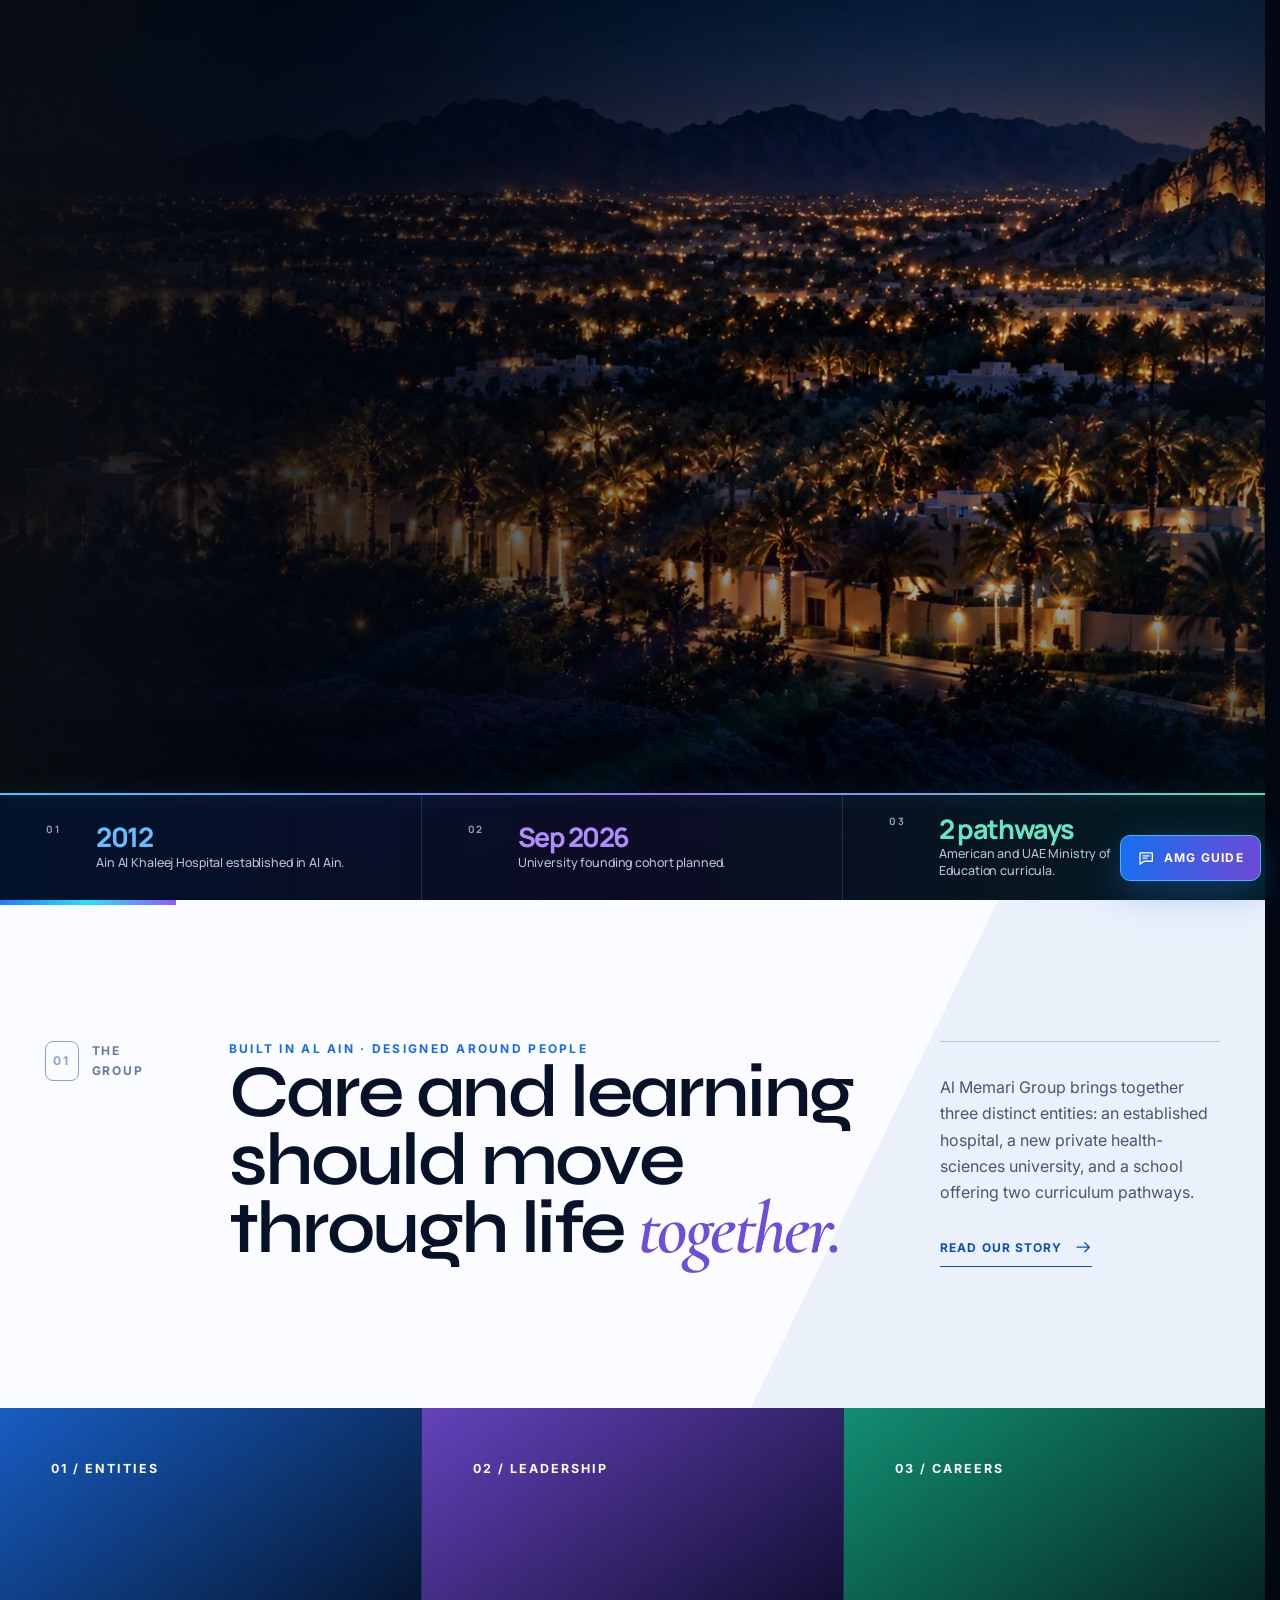
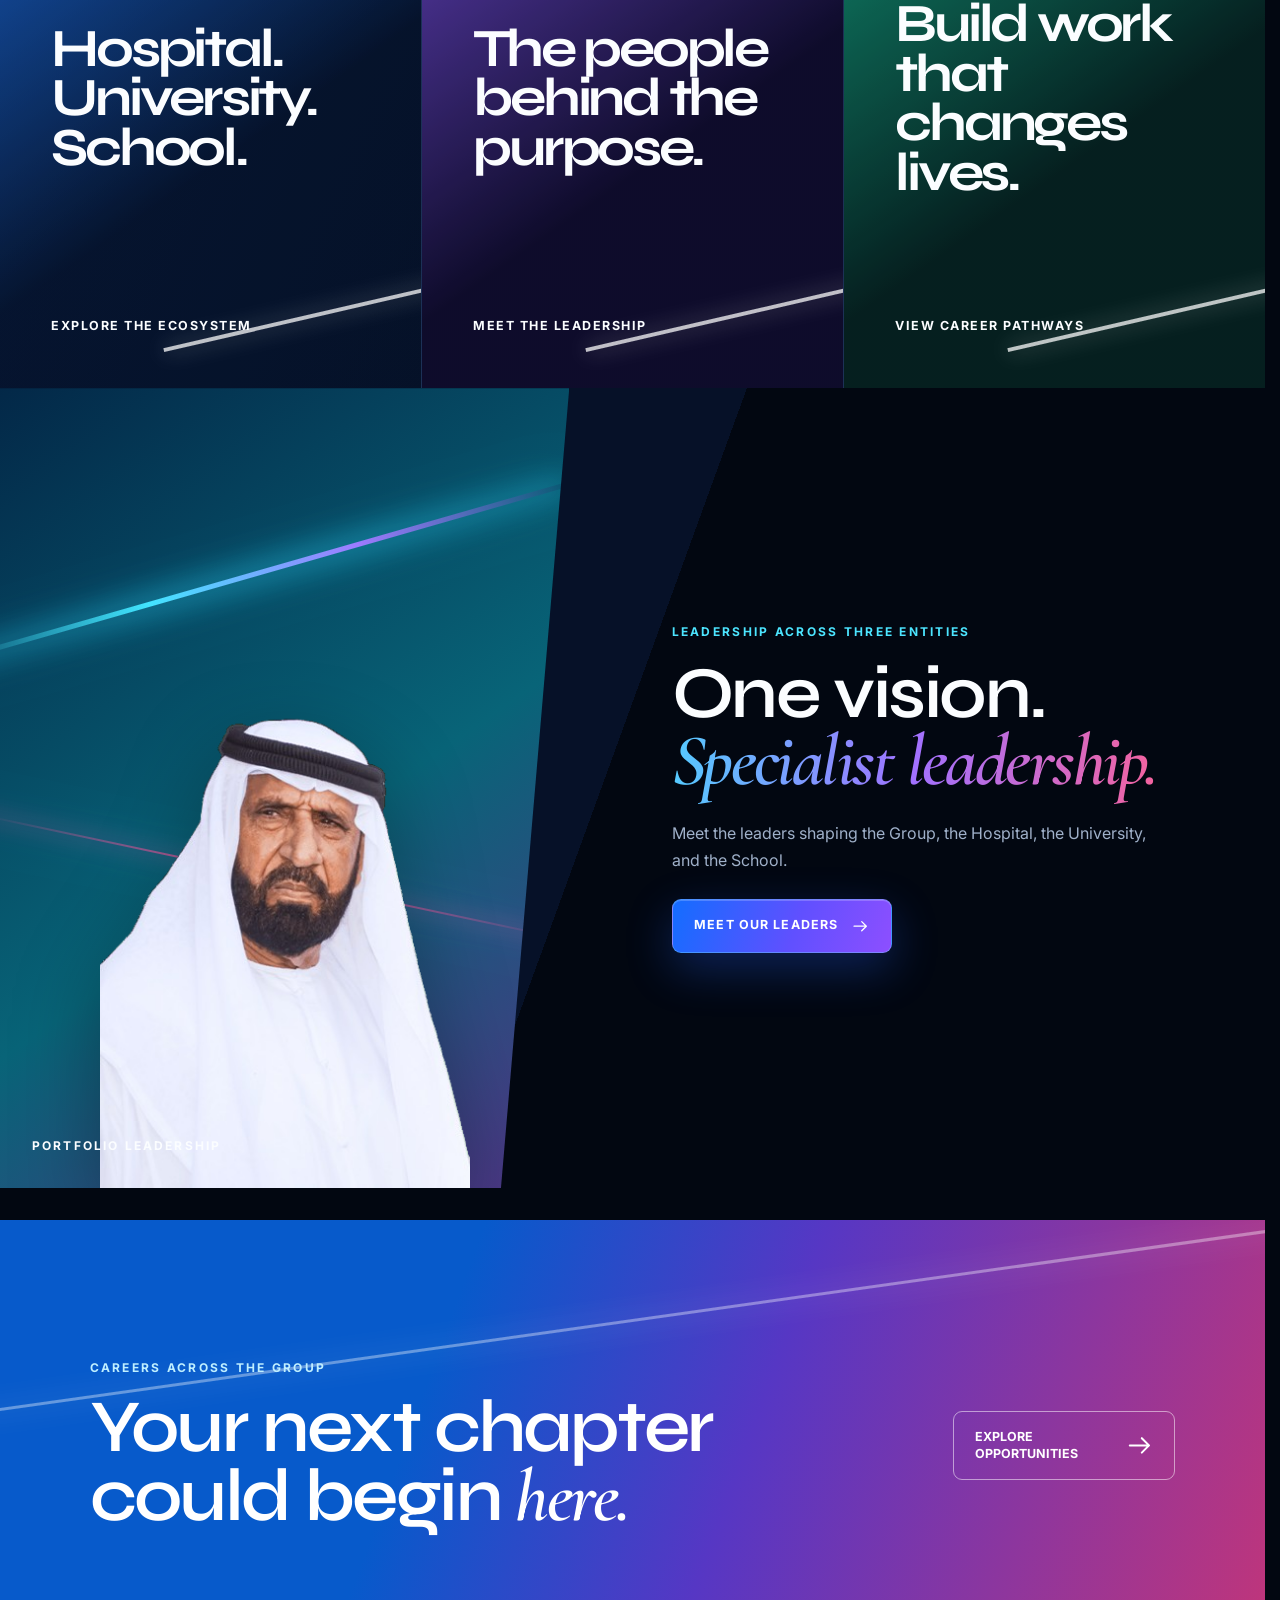
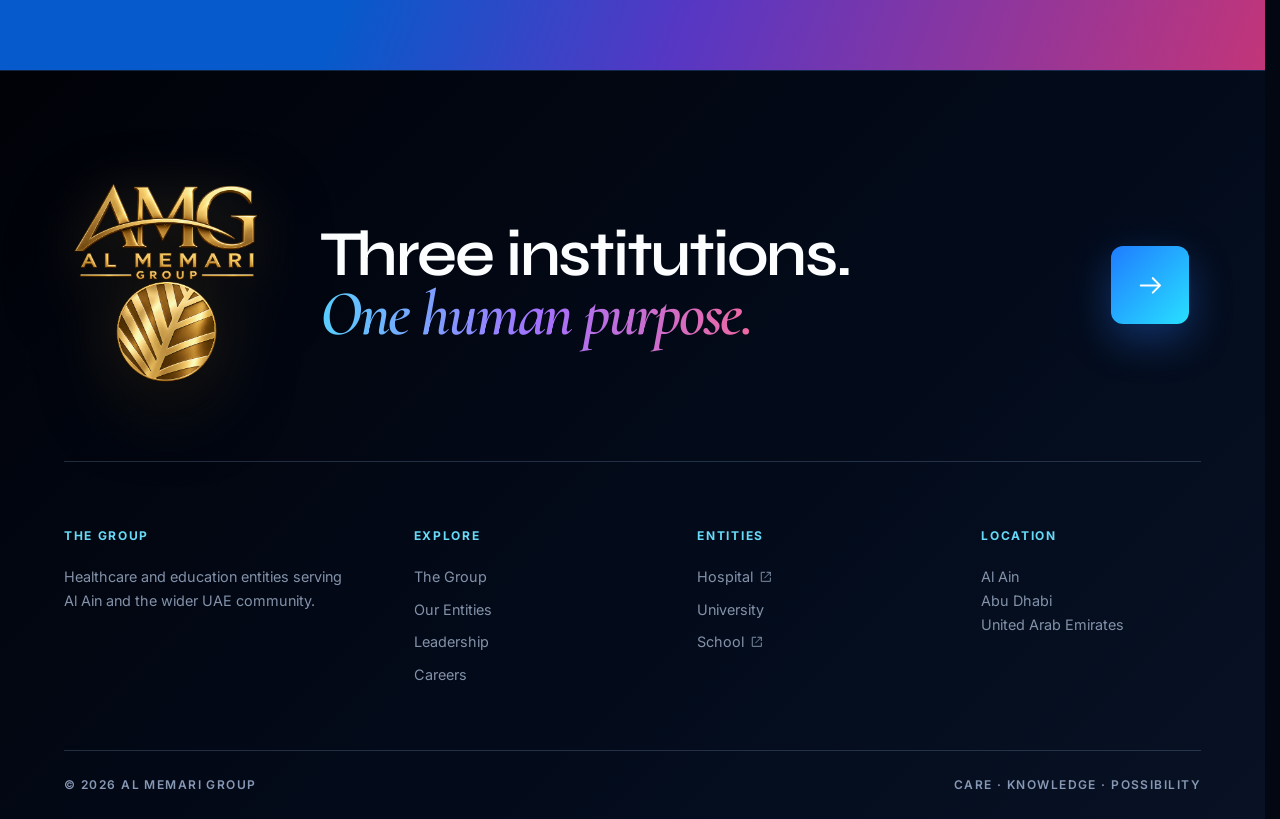
<file: index.html>
<!doctype html>
<html lang="en">
<head>
  <meta charset="utf-8">
  <meta name="viewport" content="width=device-width,initial-scale=1">
  <meta name="description" content="Al Memari Group connects healthcare, health-sciences higher education, and school learning in Al Ain, United Arab Emirates.">
  <meta name="theme-color" content="#030716">
  <link rel="icon" type="image/png" href="assets/images/favicon.png">
  <link rel="apple-touch-icon" href="assets/images/apple-touch-icon.png">
  <link rel="preload" as="image" href="assets/images/amg-logo-royal.png" fetchpriority="high">
  <link rel="preload" as="image" href="assets/images/al-ain-night-hero.webp" type="image/webp" fetchpriority="high">
  <title>Al Memari Group | Healthcare and Education in Al Ain</title>
  <link rel="preconnect" href="https://fonts.googleapis.com">
  <link rel="preconnect" href="https://fonts.gstatic.com" crossorigin>
  <link href="https://fonts.googleapis.com/css2?family=Cormorant+Garamond:ital,wght@0,500;0,600;1,600&family=Inter:wght@400;500;600;700&family=Manrope:wght@500;600;700;800&family=Noto+Sans+Arabic:wght@400;600&family=Syne:wght@500;600;700&display=swap" rel="stylesheet">
  <link rel="stylesheet" href="assets/css/flagship.css">
  <link rel="stylesheet" href="assets/css/home-cinematic.css">
  <script>document.documentElement.classList.add('js')</script>
</head>
<body data-page="home">
  <div class="site-intro" data-intro aria-label="Entering Al Memari Group">
    <div class="intro-shutters" aria-hidden="true"><i class="intro-plane-care"></i><i class="intro-plane-knowledge"></i><i class="intro-plane-possibility"></i></div>
    <div class="intro-brand">
      <span class="intro-origin" id="introTitle">AL AIN · UNITED ARAB EMIRATES</span>
      <span class="intro-logo-mask"><img src="assets/images/amg-logo-royal.png" alt="Al Memari Group" width="1197" height="1314" fetchpriority="high"></span>
      <span class="intro-rail" aria-hidden="true"><i></i><i></i><i></i></span>
      <span class="intro-pillars" aria-hidden="true"><b>CARE</b><b>KNOWLEDGE</b><b>POSSIBILITY</b></span>
    </div>
    <span class="intro-status" id="introStatus" data-intro-status role="status" aria-live="polite">INTRODUCING AL MEMARI GROUP</span>
    <button class="intro-skip" type="button" data-skip-intro hidden>Skip introduction</button>
  </div>
  <div data-shell></div>
  <main id="main">
    <section class="home-hero" aria-labelledby="home-title">
      <picture class="home-hero-media"><source srcset="assets/images/al-ain-night-hero.webp" type="image/webp"><img class="hero-backdrop" src="assets/images/al-ain-night-hero.png" alt="" width="1672" height="941" decoding="async" fetchpriority="high"></picture>
      <svg class="hero-lightfield" viewBox="0 0 1200 700" preserveAspectRatio="none" aria-hidden="true" focusable="false">
        <defs>
          <linearGradient id="ribbon-care" x1="0" y1="0" x2="1200" y2="0" gradientUnits="userSpaceOnUse"><stop stop-color="#1478ff" stop-opacity="0"/><stop offset=".33" stop-color="#1478ff" stop-opacity=".72"/><stop offset=".72" stop-color="#47e4ff" stop-opacity=".42"/><stop offset="1" stop-color="#47e4ff" stop-opacity="0"/></linearGradient>
          <linearGradient id="ribbon-knowledge" x1="0" y1="0" x2="1200" y2="0" gradientUnits="userSpaceOnUse"><stop stop-color="#8057ff" stop-opacity="0"/><stop offset=".36" stop-color="#8057ff" stop-opacity=".68"/><stop offset=".74" stop-color="#d570ff" stop-opacity=".4"/><stop offset="1" stop-color="#d570ff" stop-opacity="0"/></linearGradient>
          <linearGradient id="ribbon-possibility" x1="0" y1="0" x2="1200" y2="0" gradientUnits="userSpaceOnUse"><stop stop-color="#20d2a3" stop-opacity="0"/><stop offset=".35" stop-color="#20d2a3" stop-opacity=".62"/><stop offset=".76" stop-color="#b6ed55" stop-opacity=".35"/><stop offset="1" stop-color="#b6ed55" stop-opacity="0"/></linearGradient>
        </defs>
        <path class="ribbon ribbon-glow" stroke="url(#ribbon-care)" d="M-120 590C145 540 353 472 558 351C797 210 1023 167 1320 42"/>
        <path class="ribbon ribbon-core" stroke="url(#ribbon-care)" d="M-120 590C145 540 353 472 558 351C797 210 1023 167 1320 42"/>
        <path class="ribbon ribbon-thread" stroke="url(#ribbon-care)" d="M-125 606C143 556 356 487 565 364C803 224 1029 180 1323 57"/>
        <path class="ribbon ribbon-glow" stroke="url(#ribbon-knowledge)" d="M-130 667C165 607 382 551 603 438C842 316 1068 273 1325 157"/>
        <path class="ribbon ribbon-core" stroke="url(#ribbon-knowledge)" d="M-130 667C165 607 382 551 603 438C842 316 1068 273 1325 157"/>
        <path class="ribbon ribbon-thread" stroke="url(#ribbon-knowledge)" d="M-134 684C166 623 386 567 611 452C849 330 1073 289 1328 175"/>
        <path class="ribbon ribbon-glow" stroke="url(#ribbon-possibility)" d="M-140 748C160 685 401 633 648 531C893 430 1090 406 1324 315"/>
        <path class="ribbon ribbon-core" stroke="url(#ribbon-possibility)" d="M-140 748C160 685 401 633 648 531C893 430 1090 406 1324 315"/>
        <path class="ribbon ribbon-thread" stroke="url(#ribbon-possibility)" d="M-144 765C162 702 406 650 656 547C899 447 1095 423 1328 333"/>
      </svg>
      <div class="home-hero-inner">
        <div class="home-hero-copy" data-reveal>
          <div class="hero-kicker">
            <p class="eyebrow">THREE INSTITUTIONS · ONE AL AIN ECOSYSTEM</p>
            <span>AL AIN · UAE</span>
          </div>
          <h1 id="home-title">Care for today.<br><em>Possibility for tomorrow.</em></h1>
          <p class="hero-lede">From hospital care to health-sciences higher education and KG–12 learning, Al Memari Group brings three specialist institutions into one purposeful portfolio.</p>
          <div class="hero-actions">
            <a class="button button-primary" href="institutions.html">Explore our entities <svg><use href="#arrow"></use></svg></a>
            <a class="button button-quiet" href="group.html">Discover the Group</a>
          </div>
        </div>

        <div class="hero-worlds" aria-label="Al Memari Group entities">
          <nav class="entity-stage" aria-label="Choose an institution">
          <a class="entity-panel entity-hospital" data-entity-panel href="institutions.html#hospital" aria-label="Explore Ain Al Khaleej Hospital">
            <span class="entity-outline" aria-hidden="true"></span>
            <picture><source srcset="assets/images/hospital.webp" type="image/webp"><img src="assets/images/hospital.png" alt="Ain Al Khaleej Hospital building" width="1672" height="941"></picture>
            <span class="entity-wash"></span>
            <span class="entity-index">01</span>
            <span class="entity-facts" aria-hidden="true"><b>CARE DELIVERY</b><small>AL AIN · EST. 2012</small></span>
            <span class="entity-logo"><img src="assets/images/blue.png" alt="" width="530" height="470"></span>
            <span class="entity-copy"><small>HEALTHCARE · SINCE 2012</small><strong>Ain Al Khaleej Hospital</strong><em>Your companion in health, every step of the way.</em></span>
            <span class="entity-enter">EXPLORE <svg><use href="#arrow"></use></svg></span>
          </a>
          <a class="entity-panel entity-university" data-entity-panel href="institutions.html#university" aria-label="Explore Ain Al Khaleej University of Health Sciences">
            <span class="entity-outline" aria-hidden="true"></span>
            <picture><source srcset="assets/images/uni.webp" type="image/webp"><img src="assets/images/uni.png" alt="Ain Al Khaleej University of Health Sciences campus" width="1672" height="941"></picture>
            <span class="entity-wash"></span>
            <span class="entity-index">02</span>
            <span class="entity-facts" aria-hidden="true"><b>HEALTH SCIENCES</b><small>FOUNDING COHORT · 2026</small></span>
            <span class="entity-logo"><img src="assets/images/purple.png" alt="" width="506" height="493"></span>
            <span class="entity-copy"><small>HEALTH SCIENCES · FOUNDING COHORT 2026</small><strong>Ain Al Khaleej University</strong><em>Where education embraces intelligent practice.</em></span>
            <span class="entity-enter">EXPLORE <svg><use href="#arrow"></use></svg></span>
          </a>
          <a class="entity-panel entity-school" data-entity-panel href="institutions.html#school" aria-label="Explore Ain Al Khaleej School">
            <span class="entity-outline" aria-hidden="true"></span>
            <picture><source srcset="assets/images/school.webp" type="image/webp"><img src="assets/images/school.png" alt="Ain Al Khaleej School campus" width="1672" height="941"></picture>
            <span class="entity-wash"></span>
            <span class="entity-index">03</span>
            <span class="entity-facts" aria-hidden="true"><b>KG–GRADE 12</b><small>TWO CURRICULA · AL AIN</small></span>
            <span class="entity-logo"><img src="assets/images/light.png" alt="" width="499" height="500"></span>
            <span class="entity-copy"><small>AMERICAN + UAE MOE PATHWAYS</small><strong>Ain Al Khaleej Private School</strong><em>Inspiring young minds. Building bright futures.</em></span>
            <span class="entity-enter">EXPLORE <svg><use href="#arrow"></use></svg></span>
          </a>
          </nav>
        </div>
      </div>
      <section class="proof-band" aria-label="Verified Group milestones">
        <article><span>01</span><strong>2012</strong><p>Ain Al Khaleej Hospital established in Al Ain.</p></article>
        <article><span>02</span><strong>Sep 2026</strong><p>University founding cohort planned.</p></article>
        <article><span>03</span><strong>2 pathways</strong><p>American and UAE Ministry of Education curricula.</p></article>
      </section>
    </section>

    <section class="story-section" id="story">
      <div class="wrap story-grid">
        <div class="section-tag"><span>01</span><p>THE GROUP</p></div>
        <div data-reveal>
          <p class="eyebrow">BUILT IN AL AIN · DESIGNED AROUND PEOPLE</p>
          <h2>Care and learning should move through life <em>together.</em></h2>
        </div>
        <div class="story-note" data-reveal>
          <p>Al Memari Group brings together three distinct entities: an established hospital, a new private health-sciences university, and a school offering two curriculum pathways.</p>
          <a class="text-link" href="group.html">Read our story <svg><use href="#arrow"></use></svg></a>
        </div>
      </div>
    </section>

    <section class="home-pathways" aria-label="Explore the Group">
      <a href="institutions.html"><span>01 / ENTITIES</span><strong>Hospital.<br>University.<br>School.</strong><em>Explore the ecosystem</em></a>
      <a href="leadership.html"><span>02 / LEADERSHIP</span><strong>The people<br>behind the<br>purpose.</strong><em>Meet the leadership</em></a>
      <a href="careers.html"><span>03 / CAREERS</span><strong>Build work<br>that changes<br>lives.</strong><em>View career pathways</em></a>
    </section>

    <section class="leadership-preview">
      <div class="leadership-preview-visual" data-reveal>
        <img src="assets/images/founder.png" alt="H.E. Mohammed Shemel Al Memari" width="375" height="500" loading="lazy">
        <span>PORTFOLIO LEADERSHIP</span>
      </div>
      <div class="leadership-preview-copy" data-reveal>
        <p class="eyebrow">LEADERSHIP ACROSS THREE ENTITIES</p>
        <h2>One vision.<br><em>Specialist leadership.</em></h2>
        <p>Meet the leaders shaping the Group, the Hospital, the University, and the School.</p>
        <a class="button button-primary" href="leadership.html">Meet our leaders <svg><use href="#arrow"></use></svg></a>
      </div>
    </section>

    <section class="career-callout">
      <div><p class="eyebrow">CAREERS ACROSS THE GROUP</p><h2>Your next chapter could begin <em>here.</em></h2></div>
      <a class="career-callout-action" href="careers.html"><span>Explore opportunities</span><svg><use href="#arrow"></use></svg></a>
    </section>
  </main>
  <div data-footer></div>
  <script defer src="assets/js/experience.js"></script>
</body>
</html>
</file>
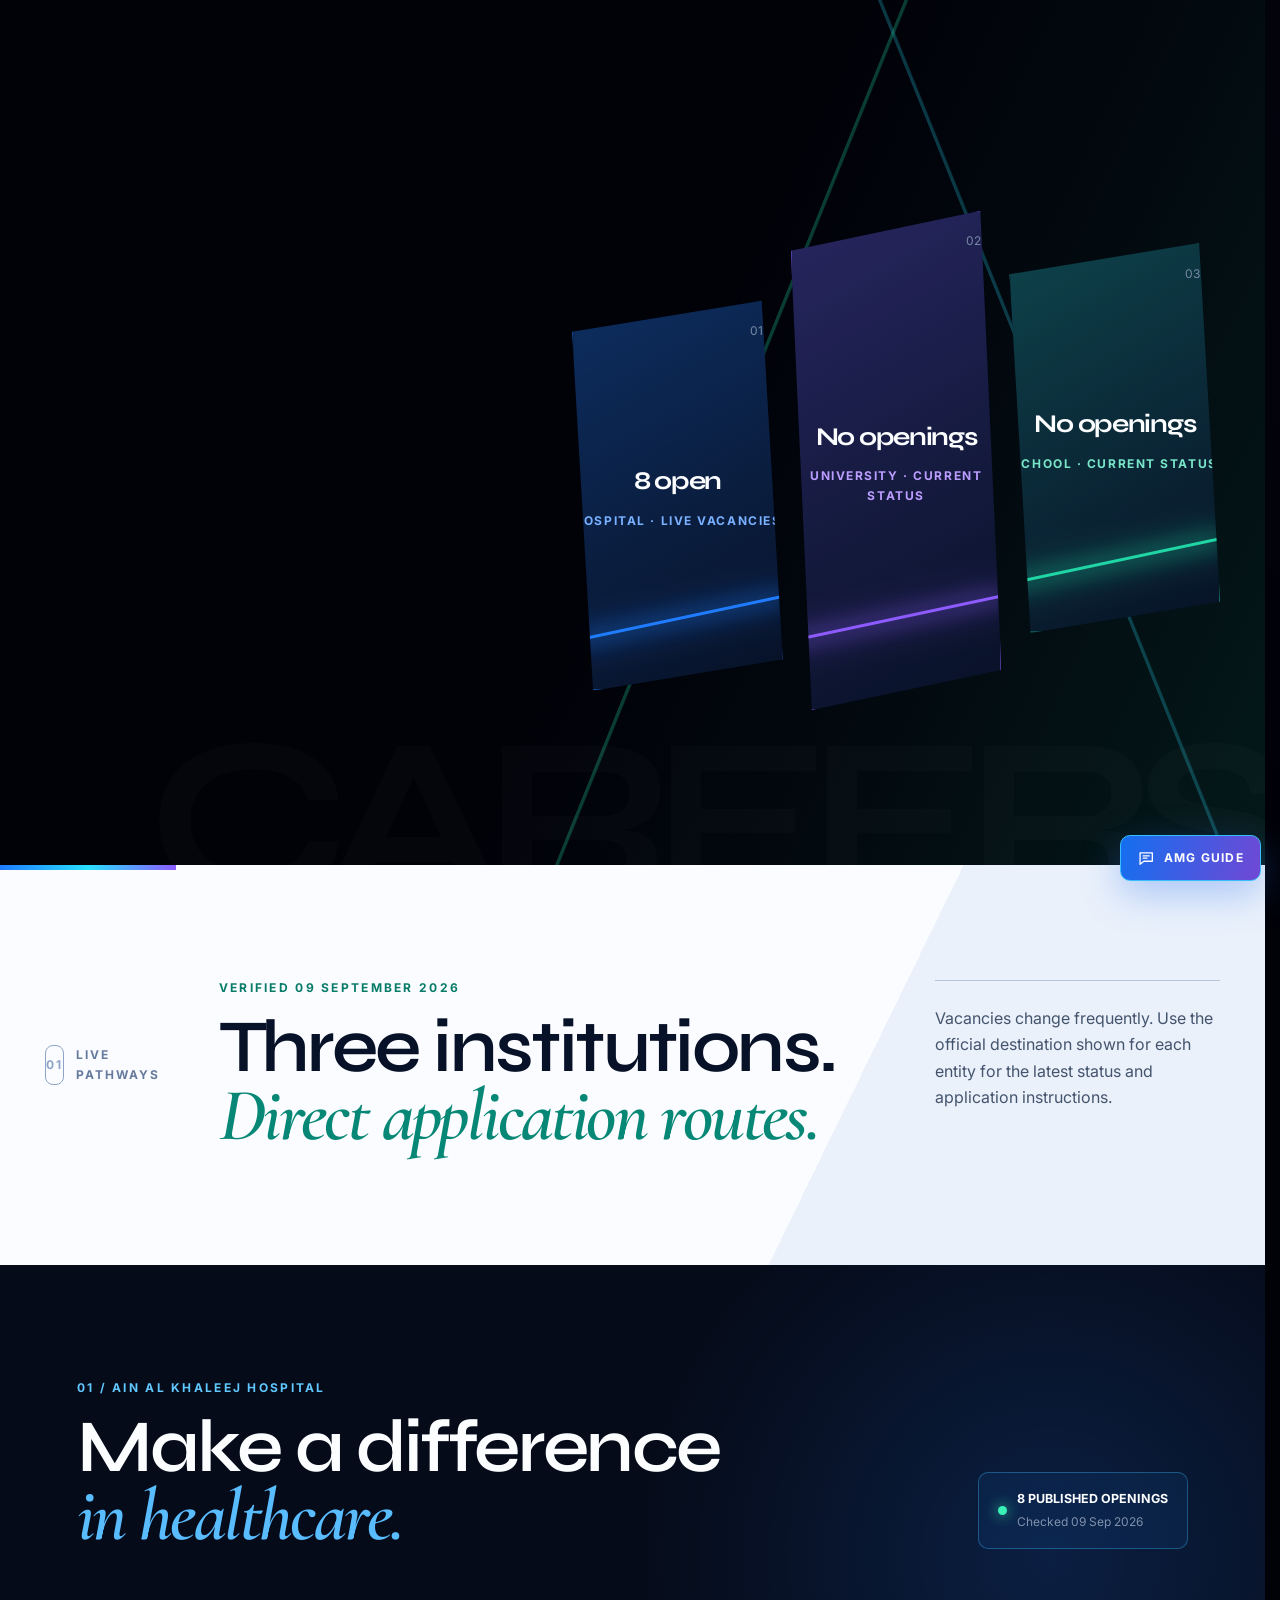
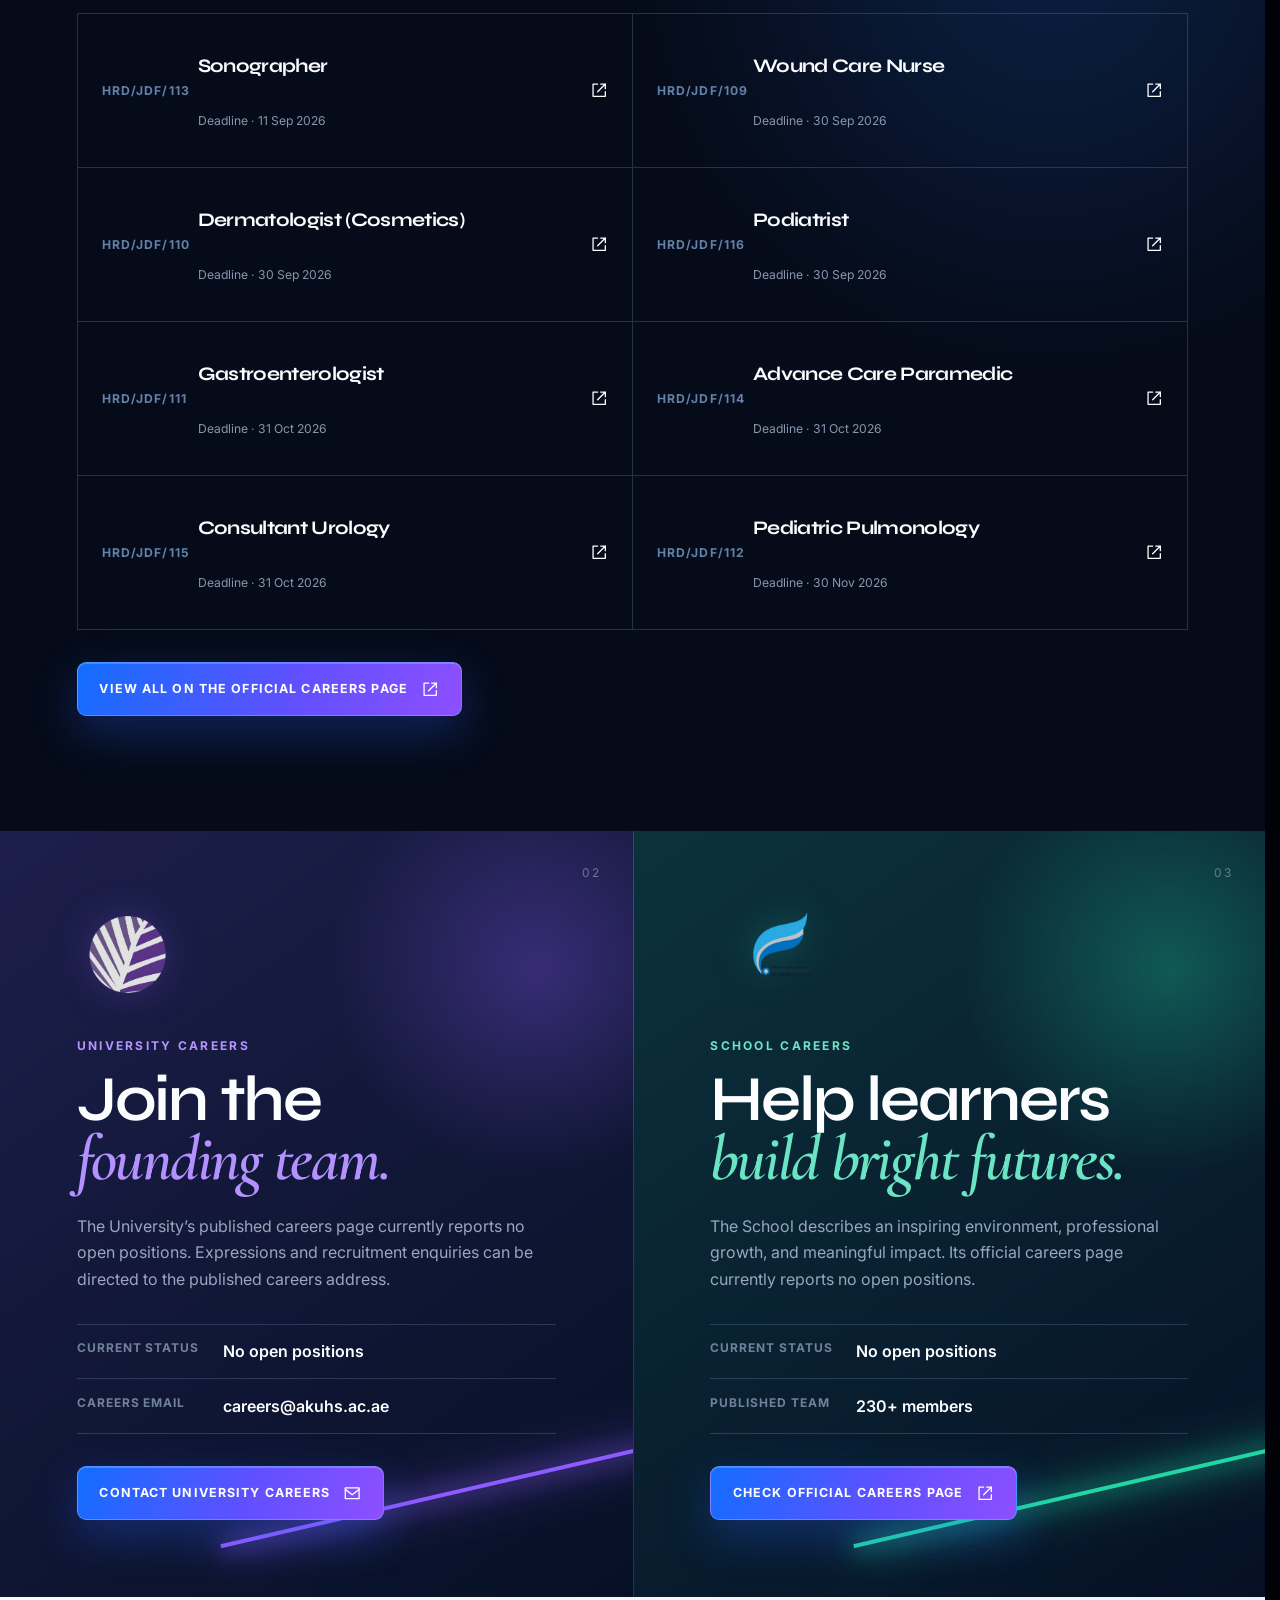
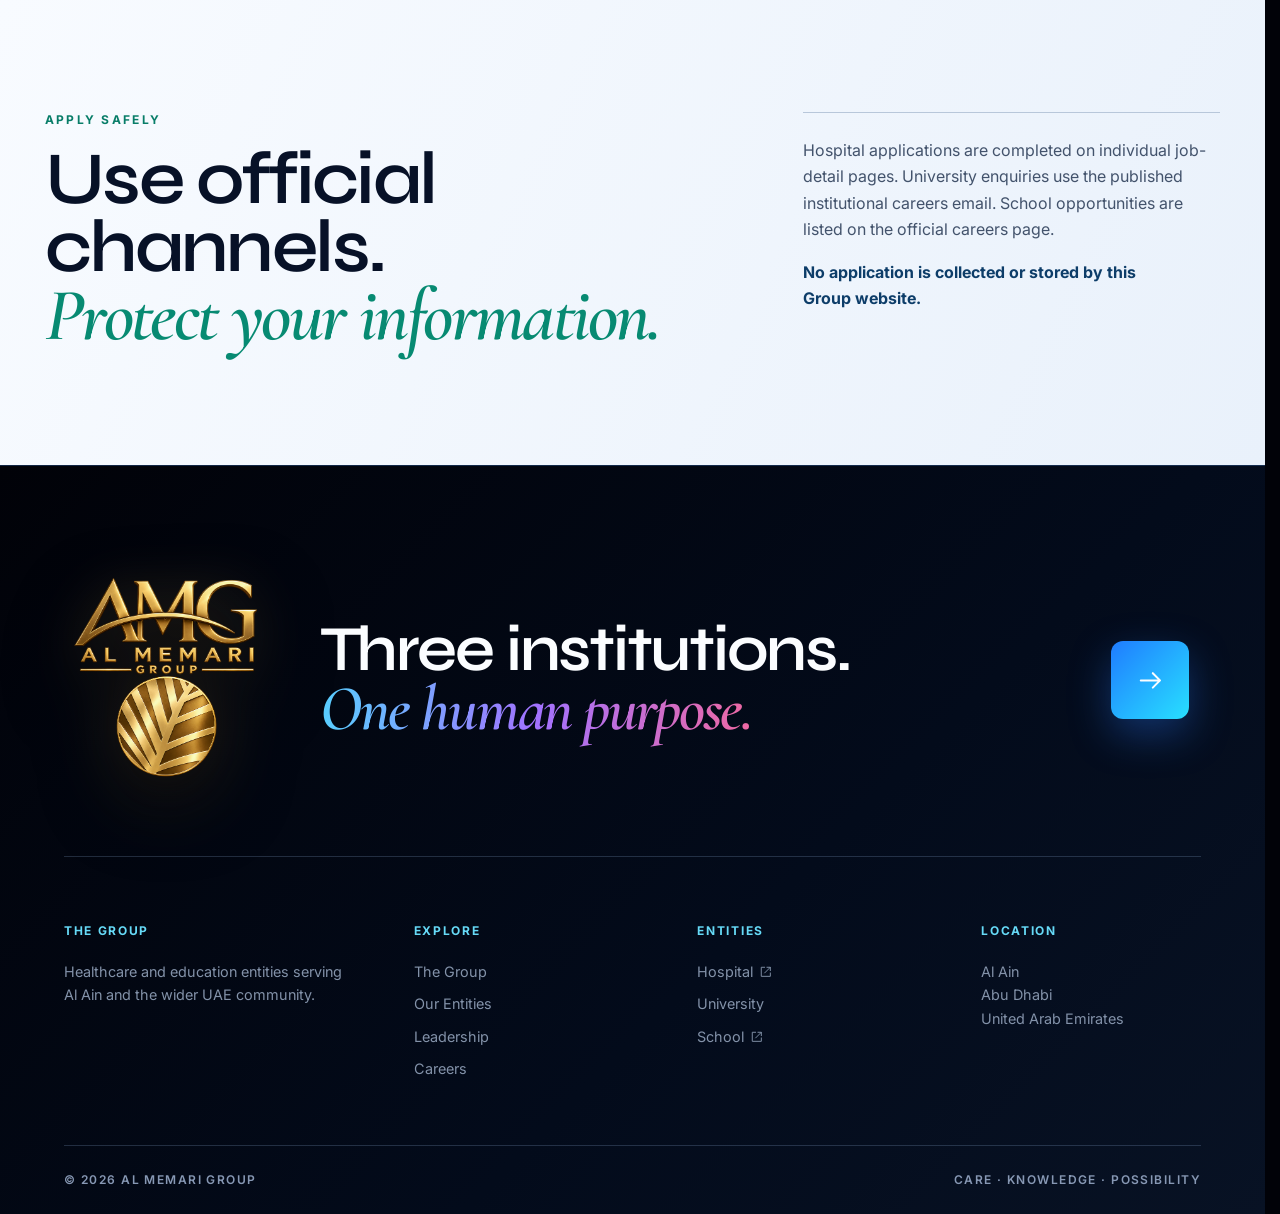
<file: careers.html>
<!doctype html>
<html lang="en">
<head>
  <meta charset="utf-8">
  <meta name="viewport" content="width=device-width,initial-scale=1">
  <meta name="description" content="Explore verified career opportunities across Ain Al Khaleej Hospital, University, and School.">
  <meta name="theme-color" content="#030716">
  <link rel="icon" type="image/png" href="assets/images/favicon.png">
  <link rel="apple-touch-icon" href="assets/images/apple-touch-icon.png">
  <link rel="preload" as="image" href="assets/images/amg-logo-royal.png" fetchpriority="high">
  <title>Careers | Al Memari Group</title>
  <link rel="preconnect" href="https://fonts.googleapis.com">
  <link rel="preconnect" href="https://fonts.gstatic.com" crossorigin>
  <link href="https://fonts.googleapis.com/css2?family=Cormorant+Garamond:ital,wght@0,500;0,600;1,600&family=Inter:wght@400;500;600;700&family=Manrope:wght@500;600;700;800&family=Noto+Sans+Arabic:wght@400;600&family=Syne:wght@500;600;700&display=swap" rel="stylesheet">
  <link rel="stylesheet" href="assets/css/flagship.css">
  <link rel="stylesheet" href="assets/css/home-cinematic.css">
  <script>document.documentElement.classList.add('js')</script>
</head>
<body data-page="careers">
  <div class="site-intro" data-intro aria-label="Entering Al Memari Group">
    <div class="intro-shutters" aria-hidden="true"><i class="intro-plane-care"></i><i class="intro-plane-knowledge"></i><i class="intro-plane-possibility"></i></div>
    <div class="intro-brand">
      <span class="intro-origin" id="introTitle">AL AIN · UNITED ARAB EMIRATES</span>
      <span class="intro-logo-mask"><img src="assets/images/amg-logo-royal.png" alt="Al Memari Group" width="1197" height="1314" fetchpriority="high"></span>
      <span class="intro-rail" aria-hidden="true"><i></i><i></i><i></i></span>
      <span class="intro-pillars" aria-hidden="true"><b>CARE</b><b>KNOWLEDGE</b><b>POSSIBILITY</b></span>
    </div>
    <span class="intro-status" id="introStatus" data-intro-status role="status" aria-live="polite">INTRODUCING AL MEMARI GROUP</span>
    <button class="intro-skip" type="button" data-skip-intro hidden>Skip introduction</button>
  </div>
  <div data-shell></div>
  <main id="main">
    <section class="page-hero page-hero-careers" data-sigil="CAREERS">
      <div class="page-hero-glow" aria-hidden="true"></div>
      <div class="wrap page-hero-layout">
        <div class="page-hero-copy" data-reveal>
          <p class="page-kicker"><span>05</span> CAREERS</p>
          <h1>Choose where your<br><em>expertise can matter.</em></h1>
          <p>Find the right career destination across healthcare, higher education, and school education. Every application route below is tied to a published institutional source.</p>
          <a class="text-link" href="#career-pathways">Explore opportunities <svg><use href="#arrow"></use></svg></a>
        </div>
        <div class="career-hero-art" aria-label="Career pathways across the three entities" data-reveal>
          <div><span>01</span><strong>8 open</strong><small>Hospital · live vacancies</small></div>
          <div><span>02</span><strong>No openings</strong><small>University · current status</small></div>
          <div><span>03</span><strong>No openings</strong><small>School · current status</small></div>
        </div>
      </div>
    </section>

    <section class="career-intro" id="career-pathways">
      <div class="wrap career-intro-grid">
        <div class="section-tag"><span>01</span><p>LIVE PATHWAYS</p></div>
        <div data-reveal><p class="eyebrow">VERIFIED 09 SEPTEMBER 2026</p><h2>Three institutions.<br><em>Direct application routes.</em></h2></div>
        <p data-reveal>Vacancies change frequently. Use the official destination shown for each entity for the latest status and application instructions.</p>
      </div>
    </section>

    <section class="career-entity career-hospital" id="hospital-careers">
      <div class="career-entity-head">
        <div><p class="eyebrow">01 / AIN AL KHALEEJ HOSPITAL</p><h2>Make a difference<br><em>in healthcare.</em></h2></div>
        <div class="live-badge"><i></i><span>8 published openings</span><small>Checked 09 Sep 2026</small></div>
      </div>
      <div class="vac-list" aria-label="Current Hospital vacancies">
        <a class="vacancy" href="https://ak-hospital.com/job/details83" target="_blank" rel="noopener noreferrer"><span>HRD/JDF/113</span><strong>Sonographer</strong><small>Deadline · 11 Sep 2026</small><svg><use href="#external"></use></svg></a>
        <a class="vacancy" href="https://ak-hospital.com/job/details79" target="_blank" rel="noopener noreferrer"><span>HRD/JDF/109</span><strong>Wound Care Nurse</strong><small>Deadline · 30 Sep 2026</small><svg><use href="#external"></use></svg></a>
        <a class="vacancy" href="https://ak-hospital.com/job/details80" target="_blank" rel="noopener noreferrer"><span>HRD/JDF/110</span><strong>Dermatologist (Cosmetics)</strong><small>Deadline · 30 Sep 2026</small><svg><use href="#external"></use></svg></a>
        <a class="vacancy" href="https://ak-hospital.com/job/details86" target="_blank" rel="noopener noreferrer"><span>HRD/JDF/116</span><strong>Podiatrist</strong><small>Deadline · 30 Sep 2026</small><svg><use href="#external"></use></svg></a>
        <a class="vacancy" href="https://ak-hospital.com/job/details81" target="_blank" rel="noopener noreferrer"><span>HRD/JDF/111</span><strong>Gastroenterologist</strong><small>Deadline · 31 Oct 2026</small><svg><use href="#external"></use></svg></a>
        <a class="vacancy" href="https://ak-hospital.com/job/details84" target="_blank" rel="noopener noreferrer"><span>HRD/JDF/114</span><strong>Advance Care Paramedic</strong><small>Deadline · 31 Oct 2026</small><svg><use href="#external"></use></svg></a>
        <a class="vacancy" href="https://ak-hospital.com/job/details85" target="_blank" rel="noopener noreferrer"><span>HRD/JDF/115</span><strong>Consultant Urology</strong><small>Deadline · 31 Oct 2026</small><svg><use href="#external"></use></svg></a>
        <a class="vacancy" href="https://ak-hospital.com/job/details82" target="_blank" rel="noopener noreferrer"><span>HRD/JDF/112</span><strong>Pediatric Pulmonology</strong><small>Deadline · 30 Nov 2026</small><svg><use href="#external"></use></svg></a>
      </div>
      <a class="button button-primary career-official" href="https://ak-hospital.com/careers" target="_blank" rel="noopener noreferrer">View all on the official careers page <svg><use href="#external"></use></svg></a>
    </section>

    <section class="career-split">
      <article class="career-status-card university-status" id="university-careers" data-reveal>
        <span class="career-number">02</span>
        <img src="assets/images/purple.png" alt="Ain Al Khaleej University of Health Sciences" width="506" height="493">
        <p class="eyebrow">UNIVERSITY CAREERS</p>
        <h2>Join the<br><em>founding team.</em></h2>
        <p>The University’s published careers page currently reports no open positions. Expressions and recruitment enquiries can be directed to the published careers address.</p>
        <dl><div><dt>Current status</dt><dd>No open positions</dd></div><div><dt>Careers email</dt><dd>careers@akuhs.ac.ae</dd></div></dl>
        <a class="button button-primary" href="mailto:careers@akuhs.ac.ae">Contact university careers <svg><use href="#mail"></use></svg></a>
      </article>

      <article class="career-status-card school-status" id="school-careers" data-reveal>
        <span class="career-number">03</span>
        <img src="assets/images/light.png" alt="Ain Al Khaleej Private School" width="499" height="500">
        <p class="eyebrow">SCHOOL CAREERS</p>
        <h2>Help learners<br><em>build bright futures.</em></h2>
        <p>The School describes an inspiring environment, professional growth, and meaningful impact. Its official careers page currently reports no open positions.</p>
        <dl><div><dt>Current status</dt><dd>No open positions</dd></div><div><dt>Published team</dt><dd>230+ members</dd></div></dl>
        <a class="button button-primary" href="https://www.ak-school.com/careers.php" target="_blank" rel="noopener noreferrer">Check official careers page <svg><use href="#external"></use></svg></a>
      </article>
    </section>

    <section class="application-standard">
      <div class="wrap application-standard-grid">
        <div data-reveal><p class="eyebrow">APPLY SAFELY</p><h2>Use official channels.<br><em>Protect your information.</em></h2></div>
        <div data-reveal><p>Hospital applications are completed on individual job-detail pages. University enquiries use the published institutional careers email. School opportunities are listed on the official careers page.</p><p>No application is collected or stored by this Group website.</p></div>
      </div>
    </section>
  </main>
  <div data-footer></div>
  <script defer src="assets/js/experience.js"></script>
</body>
</html>
</file>
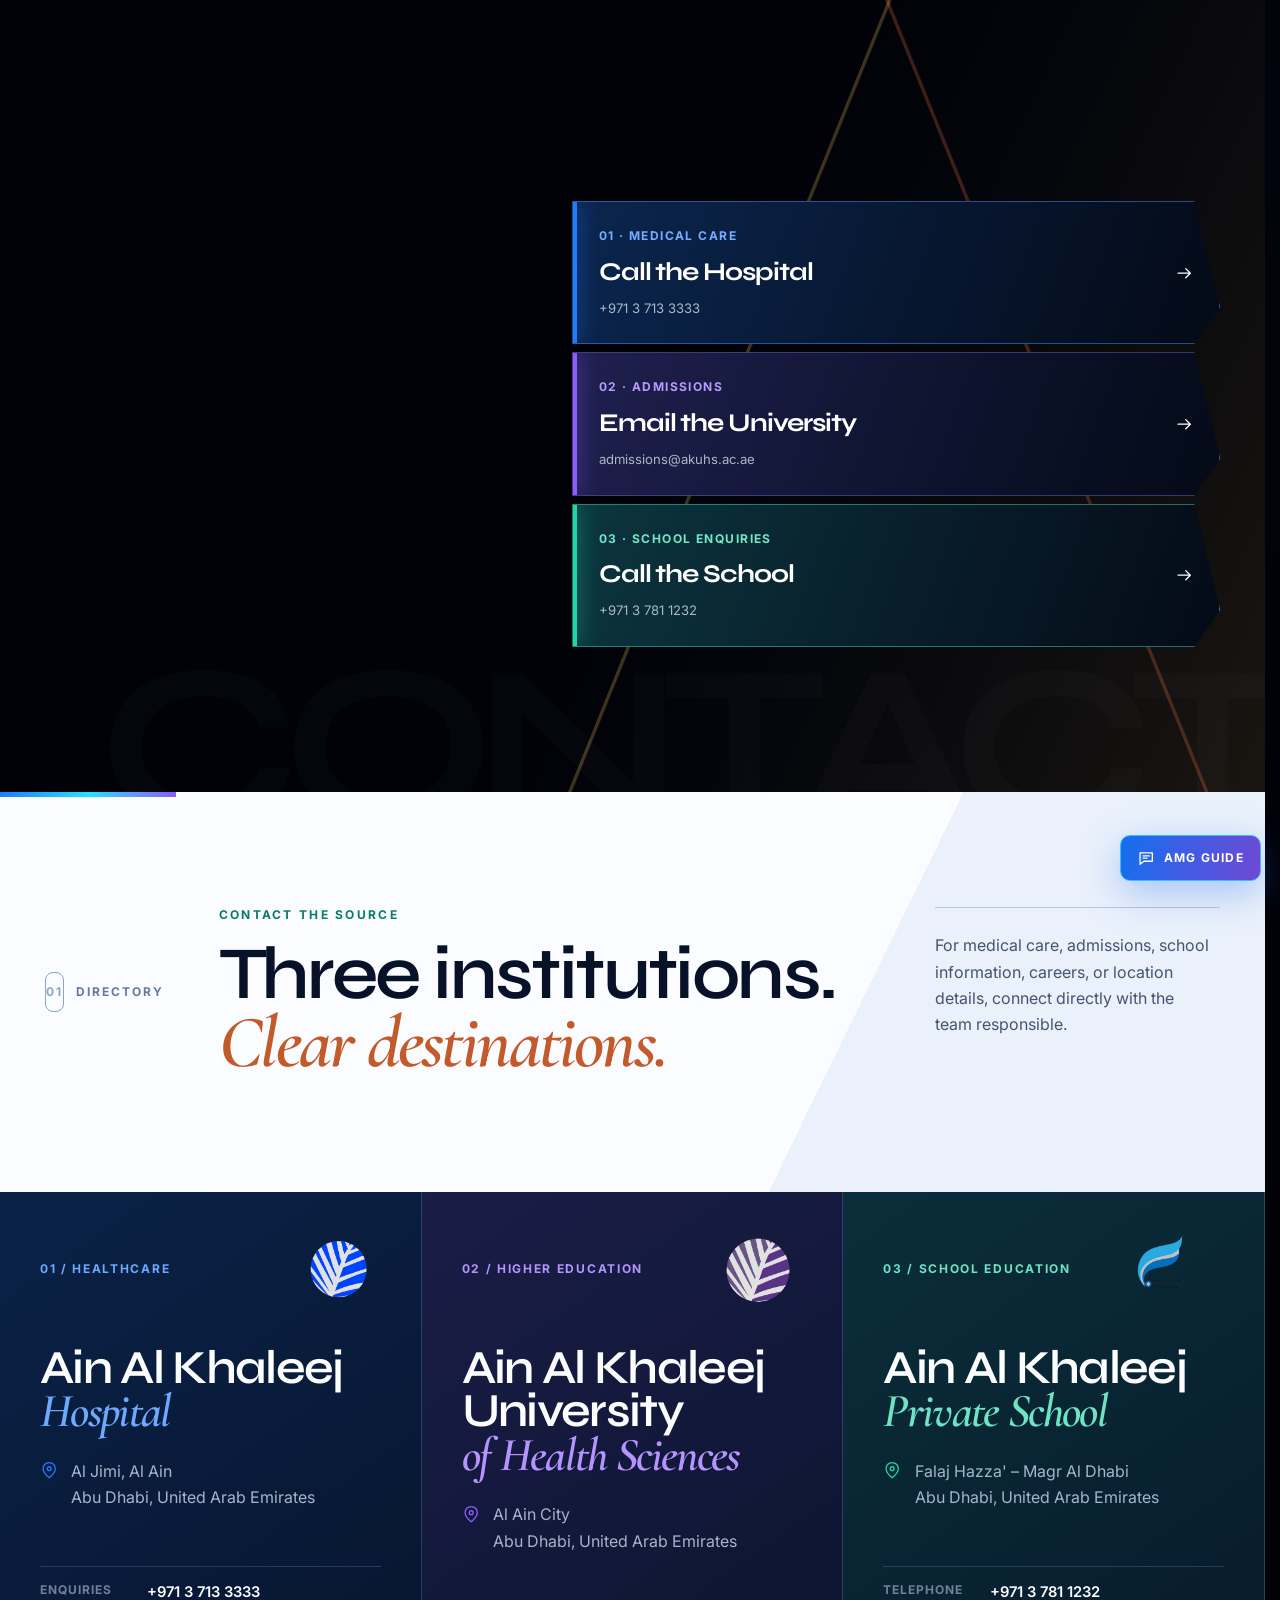
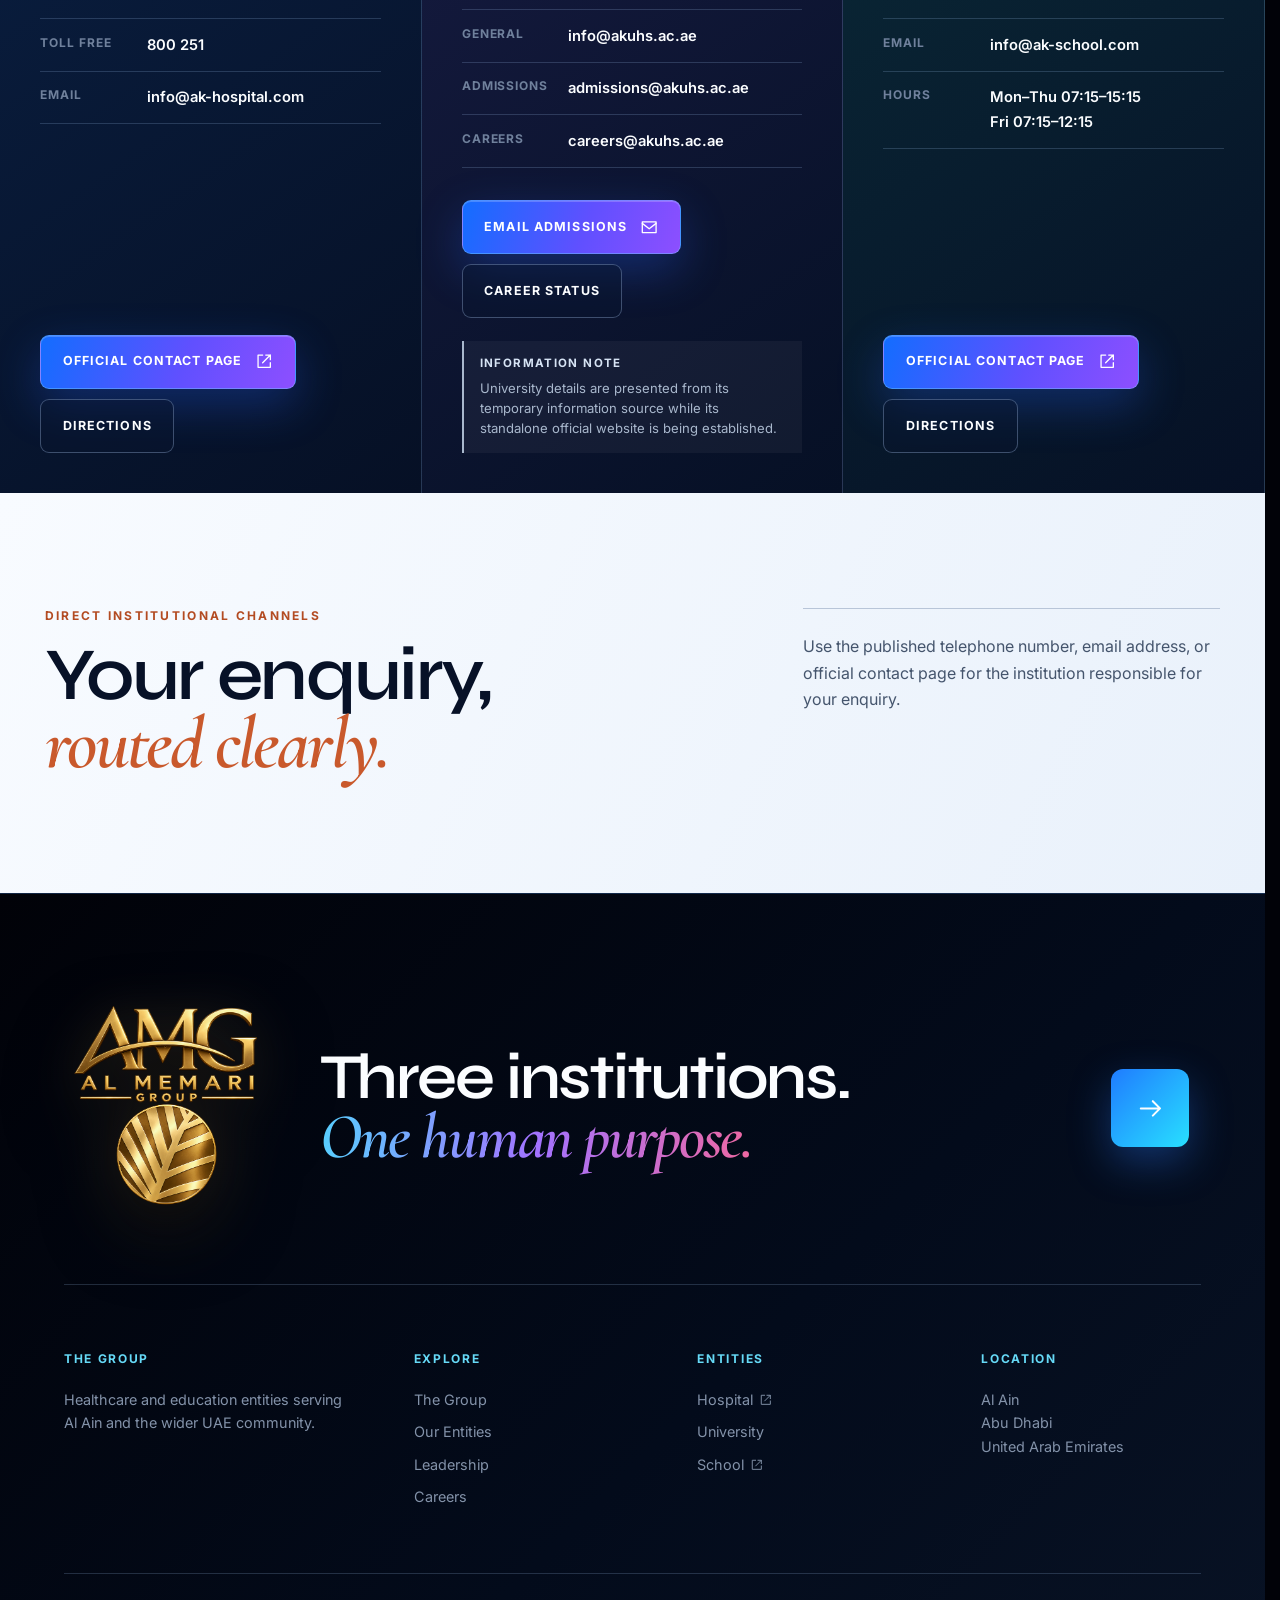
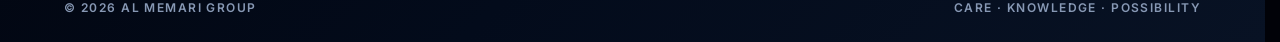
<file: contact.html>
<!doctype html>
<html lang="en">
<head>
  <meta charset="utf-8">
  <meta name="viewport" content="width=device-width,initial-scale=1">
  <meta name="description" content="Verified contact information for Ain Al Khaleej Hospital, University, and School in Al Ain.">
  <meta name="theme-color" content="#030716">
  <link rel="icon" type="image/png" href="assets/images/favicon.png">
  <link rel="apple-touch-icon" href="assets/images/apple-touch-icon.png">
  <link rel="preload" as="image" href="assets/images/amg-logo-royal.png" fetchpriority="high">
  <title>Contact | Al Memari Group</title>
  <link rel="preconnect" href="https://fonts.googleapis.com">
  <link rel="preconnect" href="https://fonts.gstatic.com" crossorigin>
  <link href="https://fonts.googleapis.com/css2?family=Cormorant+Garamond:ital,wght@0,500;0,600;1,600&family=Inter:wght@400;500;600;700&family=Manrope:wght@500;600;700;800&family=Noto+Sans+Arabic:wght@400;600&family=Syne:wght@500;600;700&display=swap" rel="stylesheet">
  <link rel="stylesheet" href="assets/css/flagship.css">
  <link rel="stylesheet" href="assets/css/home-cinematic.css">
  <script>document.documentElement.classList.add('js')</script>
</head>
<body data-page="contact">
  <div class="site-intro" data-intro aria-label="Entering Al Memari Group">
    <div class="intro-shutters" aria-hidden="true"><i class="intro-plane-care"></i><i class="intro-plane-knowledge"></i><i class="intro-plane-possibility"></i></div>
    <div class="intro-brand">
      <span class="intro-origin" id="introTitle">AL AIN · UNITED ARAB EMIRATES</span>
      <span class="intro-logo-mask"><img src="assets/images/amg-logo-royal.png" alt="Al Memari Group" width="1197" height="1314" fetchpriority="high"></span>
      <span class="intro-rail" aria-hidden="true"><i></i><i></i><i></i></span>
      <span class="intro-pillars" aria-hidden="true"><b>CARE</b><b>KNOWLEDGE</b><b>POSSIBILITY</b></span>
    </div>
    <span class="intro-status" id="introStatus" data-intro-status role="status" aria-live="polite">INTRODUCING AL MEMARI GROUP</span>
    <button class="intro-skip" type="button" data-skip-intro hidden>Skip introduction</button>
  </div>
  <div data-shell></div>
  <main id="main">
    <section class="page-hero page-hero-contact" data-sigil="CONTACT">
      <div class="page-hero-glow" aria-hidden="true"></div>
      <div class="wrap page-hero-layout">
        <div class="page-hero-copy" data-reveal>
          <p class="page-kicker"><span>06</span> CONTACT</p>
          <h1>Start with the<br><em>right institution.</em></h1>
          <p>Choose the institution that matches your enquiry. The telephone numbers and email addresses below are published by each entity.</p>
          <a class="text-link" href="#contact-directory">Open directory <svg><use href="#arrow"></use></svg></a>
        </div>
        <div class="contact-hero-router" data-reveal aria-label="Direct contact routes">
          <a href="tel:+97137133333"><span>01 · MEDICAL CARE</span><strong>Call the Hospital</strong><small>+971 3 713 3333</small><svg><use href="#arrow"></use></svg></a>
          <a href="mailto:admissions@akuhs.ac.ae"><span>02 · ADMISSIONS</span><strong>Email the University</strong><small>admissions@akuhs.ac.ae</small><svg><use href="#arrow"></use></svg></a>
          <a href="tel:+97137811232"><span>03 · SCHOOL ENQUIRIES</span><strong>Call the School</strong><small>+971 3 781 1232</small><svg><use href="#arrow"></use></svg></a>
        </div>
      </div>
    </section>

    <section class="contact-intro" id="contact-directory">
      <div class="wrap career-intro-grid">
        <div class="section-tag"><span>01</span><p>DIRECTORY</p></div>
        <div data-reveal><p class="eyebrow">CONTACT THE SOURCE</p><h2>Three institutions.<br><em>Clear destinations.</em></h2></div>
        <p data-reveal>For medical care, admissions, school information, careers, or location details, connect directly with the team responsible.</p>
      </div>
    </section>

    <section class="contact-directory">
      <article class="contact-card contact-hospital" id="contact-hospital" data-reveal>
        <div class="contact-card-head"><span>01 / HEALTHCARE</span><img src="assets/images/blue.png" alt="Ain Al Khaleej Hospital" width="530" height="470"></div>
        <h2>Ain Al Khaleej<br><em>Hospital</em></h2>
        <p class="contact-address"><svg><use href="#pin"></use></svg><span>Al Jimi, Al Ain<br>Abu Dhabi, United Arab Emirates</span></p>
        <dl class="contact-list">
          <div><dt>Enquiries</dt><dd><a href="tel:+97137133333">+971 3 713 3333</a></dd></div>
          <div><dt>Toll free</dt><dd><a href="tel:800251">800 251</a></dd></div>
          <div><dt>Email</dt><dd><a href="mailto:info@ak-hospital.com">info@ak-hospital.com</a></dd></div>
        </dl>
        <div class="contact-actions"><a class="button button-primary" href="https://ak-hospital.com/contact-us" target="_blank" rel="noopener noreferrer">Official contact page <svg><use href="#external"></use></svg></a><a class="button button-quiet" href="https://maps.google.com/maps?q=Ain%20Al%20Khaleej%20Hospital" target="_blank" rel="noopener noreferrer">Directions</a></div>
      </article>

      <article class="contact-card contact-university" id="contact-university" data-reveal>
        <div class="contact-card-head"><span>02 / HIGHER EDUCATION</span><img src="assets/images/purple.png" alt="Ain Al Khaleej University of Health Sciences" width="506" height="493"></div>
        <h2>Ain Al Khaleej University<br><em>of Health Sciences</em></h2>
        <p class="contact-address"><svg><use href="#pin"></use></svg><span>Al Ain City<br>Abu Dhabi, United Arab Emirates</span></p>
        <dl class="contact-list">
          <div><dt>General</dt><dd><a href="mailto:info@akuhs.ac.ae">info@akuhs.ac.ae</a></dd></div>
          <div><dt>Admissions</dt><dd><a href="mailto:admissions@akuhs.ac.ae">admissions@akuhs.ac.ae</a></dd></div>
          <div><dt>Careers</dt><dd><a href="mailto:careers@akuhs.ac.ae">careers@akuhs.ac.ae</a></dd></div>
        </dl>
        <div class="contact-actions"><a class="button button-primary" href="mailto:admissions@akuhs.ac.ae">Email admissions <svg><use href="#mail"></use></svg></a><a class="button button-quiet" href="careers.html#university-careers">Career status</a></div>
        <p class="status-note"><span>INFORMATION NOTE</span> University details are presented from its temporary information source while its standalone official website is being established.</p>
      </article>

      <article class="contact-card contact-school" id="contact-school" data-reveal>
        <div class="contact-card-head"><span>03 / SCHOOL EDUCATION</span><img src="assets/images/light.png" alt="Ain Al Khaleej Private School" width="499" height="500"></div>
        <h2>Ain Al Khaleej<br><em>Private School</em></h2>
        <p class="contact-address"><svg><use href="#pin"></use></svg><span>Falaj Hazza' – Magr Al Dhabi<br>Abu Dhabi, United Arab Emirates</span></p>
        <dl class="contact-list">
          <div><dt>Telephone</dt><dd><a href="tel:+97137811232">+971 3 781 1232</a></dd></div>
          <div><dt>Email</dt><dd><a href="mailto:info@ak-school.com">info@ak-school.com</a></dd></div>
          <div><dt>Hours</dt><dd>Mon–Thu 07:15–15:15<br>Fri 07:15–12:15</dd></div>
        </dl>
        <div class="contact-actions"><a class="button button-primary" href="https://www.ak-school.com/contact.php" target="_blank" rel="noopener noreferrer">Official contact page <svg><use href="#external"></use></svg></a><a class="button button-quiet" href="https://www.google.com/maps/search/?api=1&amp;query=Ain+Al+Khaleej+Private+School+Al+Ain" target="_blank" rel="noopener noreferrer">Directions</a></div>
      </article>
    </section>

    <section class="contact-assurance">
      <div class="wrap contact-assurance-grid"><div data-reveal><p class="eyebrow">DIRECT INSTITUTIONAL CHANNELS</p><h2>Your enquiry,<br><em>routed clearly.</em></h2></div><p data-reveal>Use the published telephone number, email address, or official contact page for the institution responsible for your enquiry.</p></div>
    </section>
  </main>
  <div data-footer></div>
  <script defer src="assets/js/experience.js"></script>
</body>
</html>
</file>
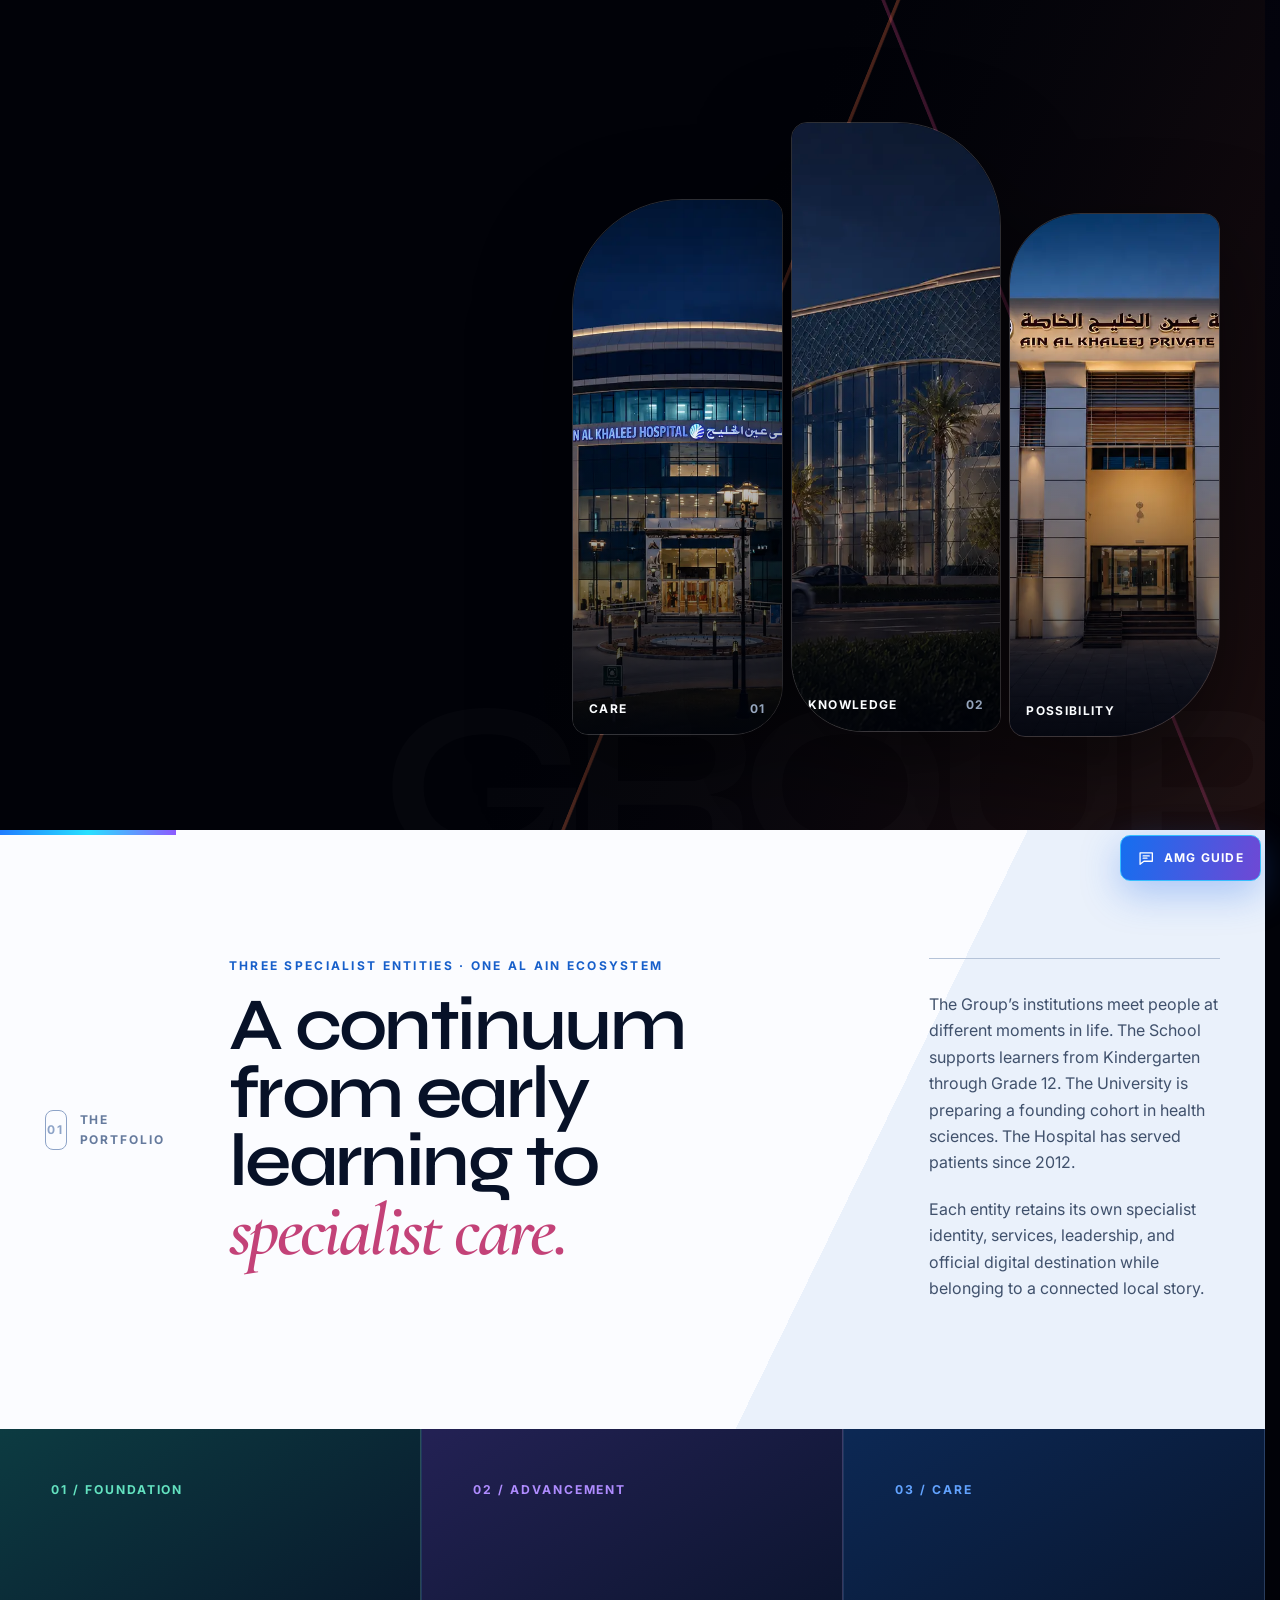
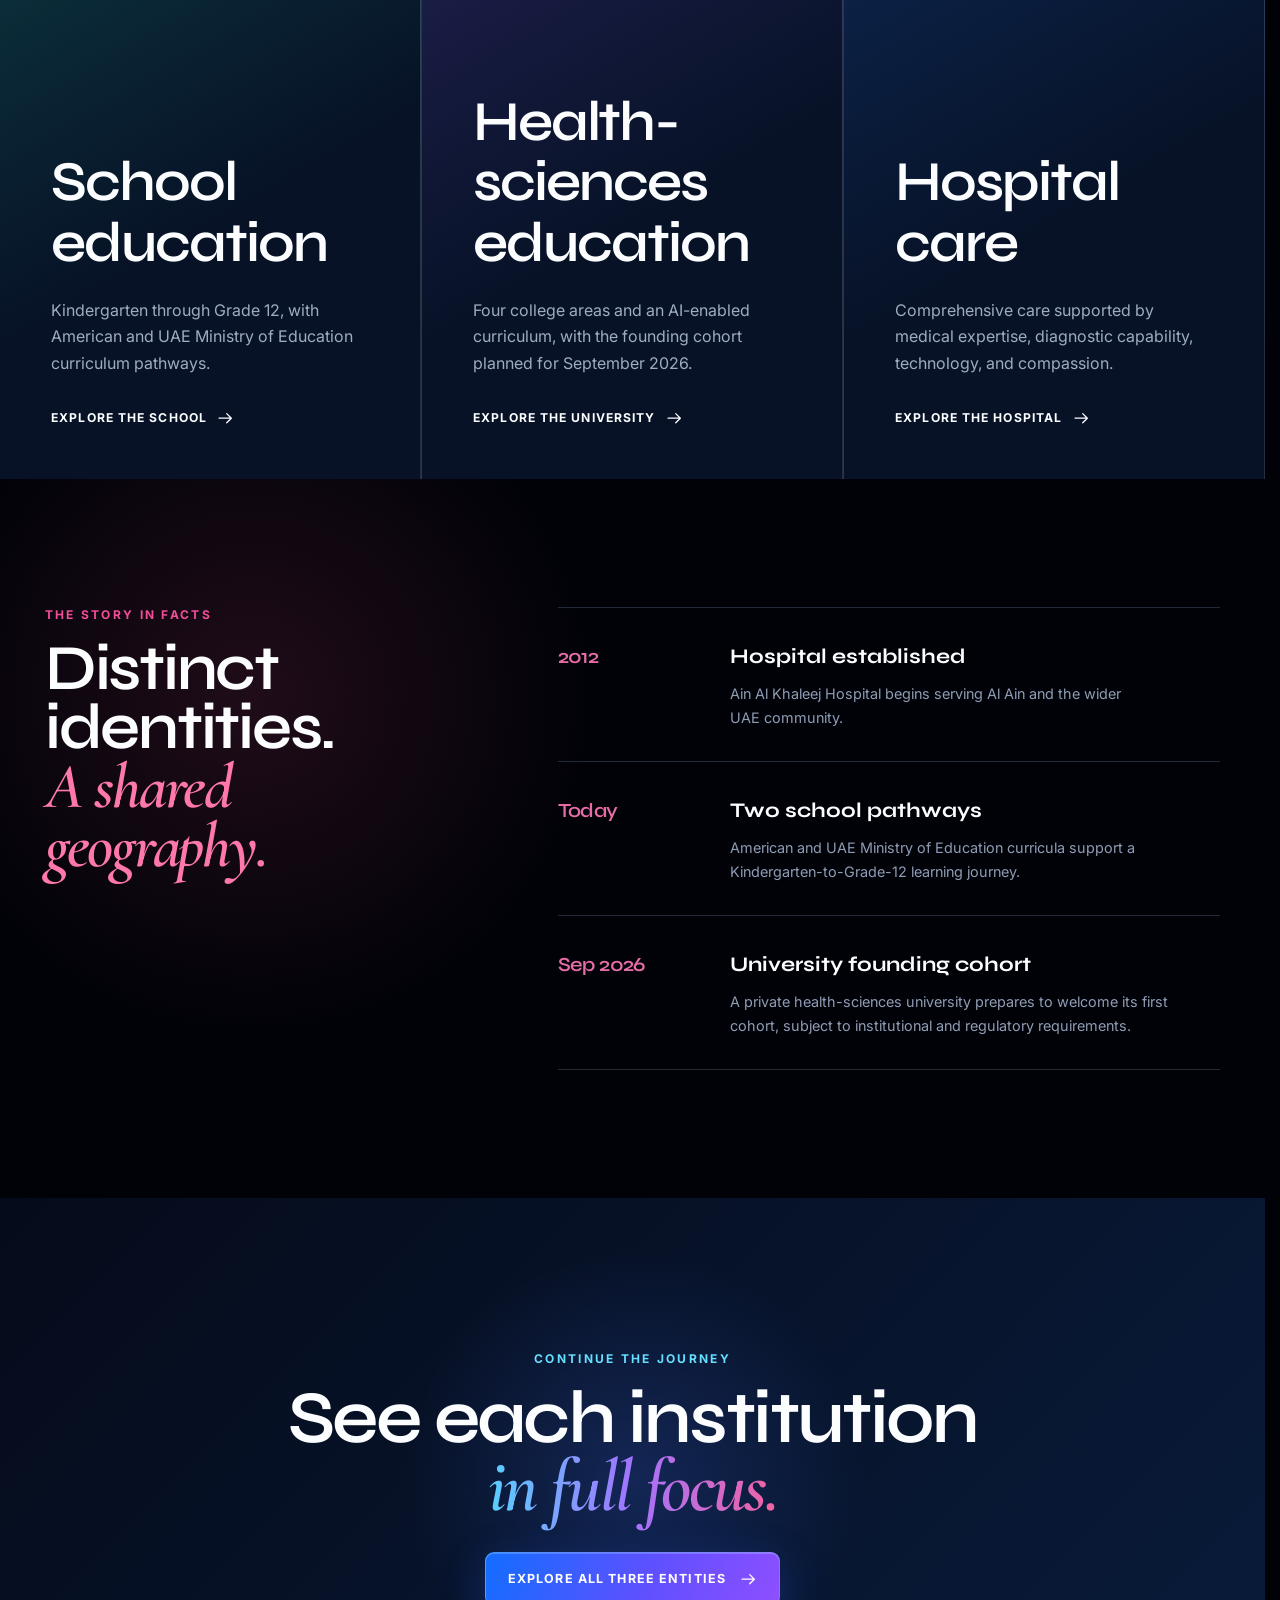
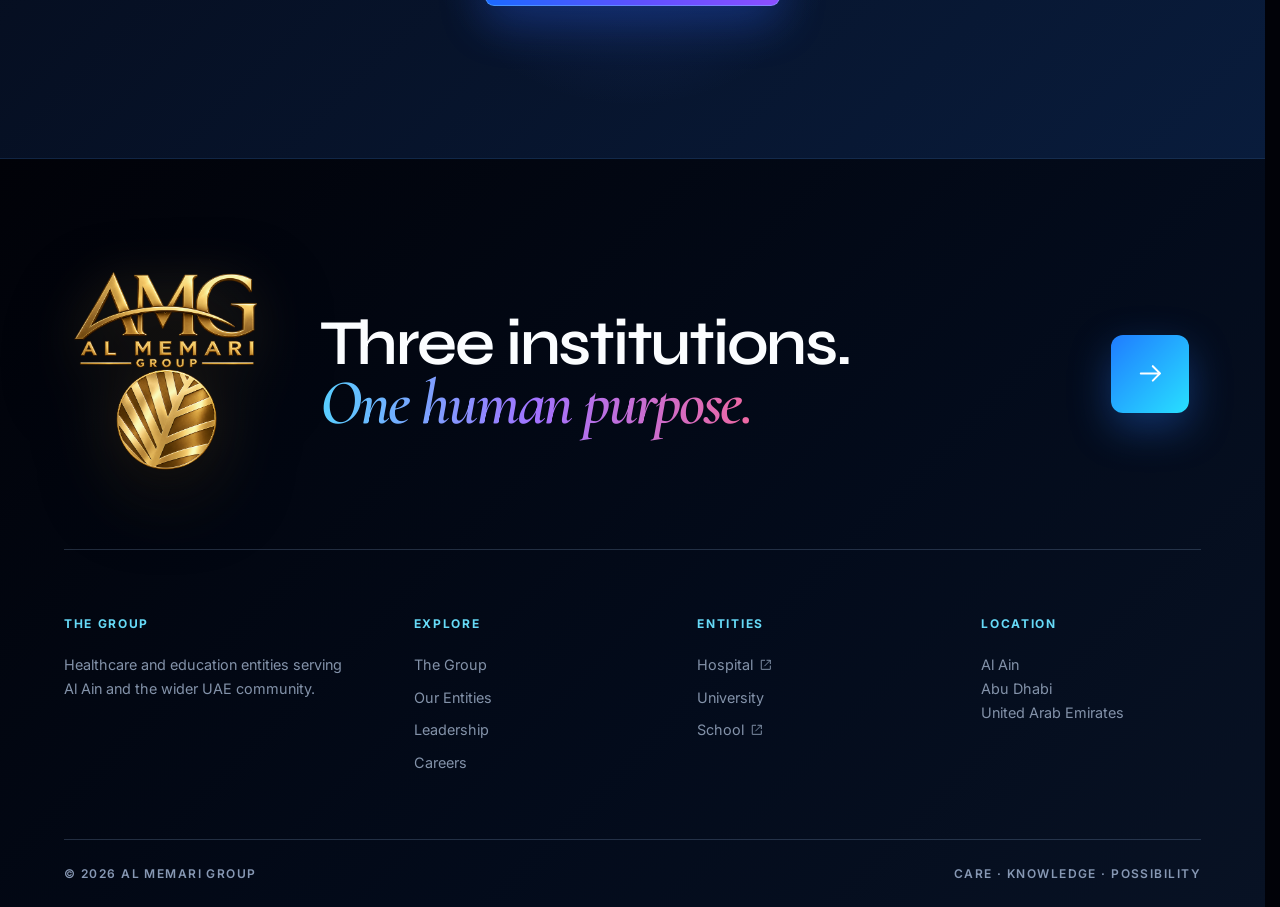
<file: group.html>
<!doctype html>
<html lang="en">
<head>
  <meta charset="utf-8">
  <meta name="viewport" content="width=device-width,initial-scale=1">
  <meta name="description" content="Discover Al Memari Group and its connected healthcare, university, and school institutions in Al Ain.">
  <meta name="theme-color" content="#030716">
  <link rel="icon" type="image/png" href="assets/images/favicon.png">
  <link rel="apple-touch-icon" href="assets/images/apple-touch-icon.png">
  <link rel="preload" as="image" href="assets/images/amg-logo-royal.png" fetchpriority="high">
  <title>The Group | Al Memari Group</title>
  <link rel="preconnect" href="https://fonts.googleapis.com">
  <link rel="preconnect" href="https://fonts.gstatic.com" crossorigin>
  <link href="https://fonts.googleapis.com/css2?family=Cormorant+Garamond:ital,wght@0,500;0,600;1,600&family=Inter:wght@400;500;600;700&family=Manrope:wght@500;600;700;800&family=Noto+Sans+Arabic:wght@400;600&family=Syne:wght@500;600;700&display=swap" rel="stylesheet">
  <link rel="stylesheet" href="assets/css/flagship.css">
  <link rel="stylesheet" href="assets/css/home-cinematic.css">
  <script>document.documentElement.classList.add('js')</script>
</head>
<body data-page="group">
  <div class="site-intro" data-intro aria-label="Entering Al Memari Group">
    <div class="intro-shutters" aria-hidden="true"><i class="intro-plane-care"></i><i class="intro-plane-knowledge"></i><i class="intro-plane-possibility"></i></div>
    <div class="intro-brand">
      <span class="intro-origin" id="introTitle">AL AIN · UNITED ARAB EMIRATES</span>
      <span class="intro-logo-mask"><img src="assets/images/amg-logo-royal.png" alt="Al Memari Group" width="1197" height="1314" fetchpriority="high"></span>
      <span class="intro-rail" aria-hidden="true"><i></i><i></i><i></i></span>
      <span class="intro-pillars" aria-hidden="true"><b>CARE</b><b>KNOWLEDGE</b><b>POSSIBILITY</b></span>
    </div>
    <span class="intro-status" id="introStatus" data-intro-status role="status" aria-live="polite">INTRODUCING AL MEMARI GROUP</span>
    <button class="intro-skip" type="button" data-skip-intro hidden>Skip introduction</button>
  </div>
  <div data-shell></div>
  <main id="main">
    <section class="page-hero page-hero-group" data-sigil="GROUP">
      <div class="page-hero-glow" aria-hidden="true"></div>
      <div class="wrap page-hero-layout">
        <div class="page-hero-copy" data-reveal>
          <p class="page-kicker"><span>01</span> THE GROUP</p>
          <h1>From first classrooms<br><em>to specialist care.</em></h1>
          <p>Al Memari Group brings together healthcare and education institutions in Al Ain: Ain Al Khaleej Hospital, Ain Al Khaleej University of Health Sciences, and Ain Al Khaleej School.</p>
          <a class="text-link" href="#group-story">Explore the story <svg><use href="#arrow"></use></svg></a>
        </div>
        <div class="page-hero-collage" aria-label="The Group's three institutions" data-reveal>
          <figure><img src="assets/images/hospital.webp" alt="Ain Al Khaleej Hospital" width="1672" height="941"><figcaption>Care <span>01</span></figcaption></figure>
          <figure><img src="assets/images/uni.webp" alt="Ain Al Khaleej University of Health Sciences" width="1672" height="941"><figcaption>Knowledge <span>02</span></figcaption></figure>
          <figure><img src="assets/images/school.webp" alt="Ain Al Khaleej School" width="1672" height="941"><figcaption>Possibility <span>03</span></figcaption></figure>
        </div>
      </div>
    </section>

    <section class="editorial-section" id="group-story">
      <div class="wrap editorial-grid">
        <div class="section-tag"><span>01</span><p>THE PORTFOLIO</p></div>
        <div class="editorial-title" data-reveal>
          <p class="eyebrow">THREE SPECIALIST ENTITIES · ONE AL AIN ECOSYSTEM</p>
          <h2>A continuum from early learning to <em>specialist care.</em></h2>
        </div>
        <div class="editorial-copy" data-reveal>
          <p>The Group’s institutions meet people at different moments in life. The School supports learners from Kindergarten through Grade 12. The University is preparing a founding cohort in health sciences. The Hospital has served patients since 2012.</p>
          <p>Each entity retains its own specialist identity, services, leadership, and official digital destination while belonging to a connected local story.</p>
        </div>
      </div>
    </section>

    <section class="continuum" aria-label="The Al Memari Group continuum">
      <article class="continuum-card continuum-school" data-reveal>
        <span>01 / FOUNDATION</span>
        <h3>School<br>education</h3>
        <p>Kindergarten through Grade 12, with American and UAE Ministry of Education curriculum pathways.</p>
        <a href="institutions.html#school">Explore the School <svg><use href="#arrow"></use></svg></a>
      </article>
      <article class="continuum-card continuum-university" data-reveal>
        <span>02 / ADVANCEMENT</span>
        <h3>Health-sciences<br>education</h3>
        <p>Four college areas and an AI-enabled curriculum, with the founding cohort planned for September 2026.</p>
        <a href="institutions.html#university">Explore the University <svg><use href="#arrow"></use></svg></a>
      </article>
      <article class="continuum-card continuum-hospital" data-reveal>
        <span>03 / CARE</span>
        <h3>Hospital<br>care</h3>
        <p>Comprehensive care supported by medical expertise, diagnostic capability, technology, and compassion.</p>
        <a href="institutions.html#hospital">Explore the Hospital <svg><use href="#arrow"></use></svg></a>
      </article>
    </section>

    <section class="fact-story">
      <div class="wrap fact-story-grid">
        <div data-reveal>
          <p class="eyebrow">THE STORY IN FACTS</p>
          <h2>Distinct identities.<br><em>A shared geography.</em></h2>
        </div>
        <ol class="timeline-list">
          <li data-reveal><time>2012</time><div><strong>Hospital established</strong><p>Ain Al Khaleej Hospital begins serving Al Ain and the wider UAE community.</p></div></li>
          <li data-reveal><time>Today</time><div><strong>Two school pathways</strong><p>American and UAE Ministry of Education curricula support a Kindergarten-to-Grade-12 learning journey.</p></div></li>
          <li data-reveal><time>Sep 2026</time><div><strong>University founding cohort</strong><p>A private health-sciences university prepares to welcome its first cohort, subject to institutional and regulatory requirements.</p></div></li>
        </ol>
      </div>
    </section>

    <section class="next-chapter">
      <p class="eyebrow">CONTINUE THE JOURNEY</p>
      <h2>See each institution<br><em>in full focus.</em></h2>
      <a class="button button-primary" href="institutions.html">Explore all three entities <svg><use href="#arrow"></use></svg></a>
    </section>
  </main>
  <div data-footer></div>
  <script defer src="assets/js/experience.js"></script>
</body>
</html>
</file>
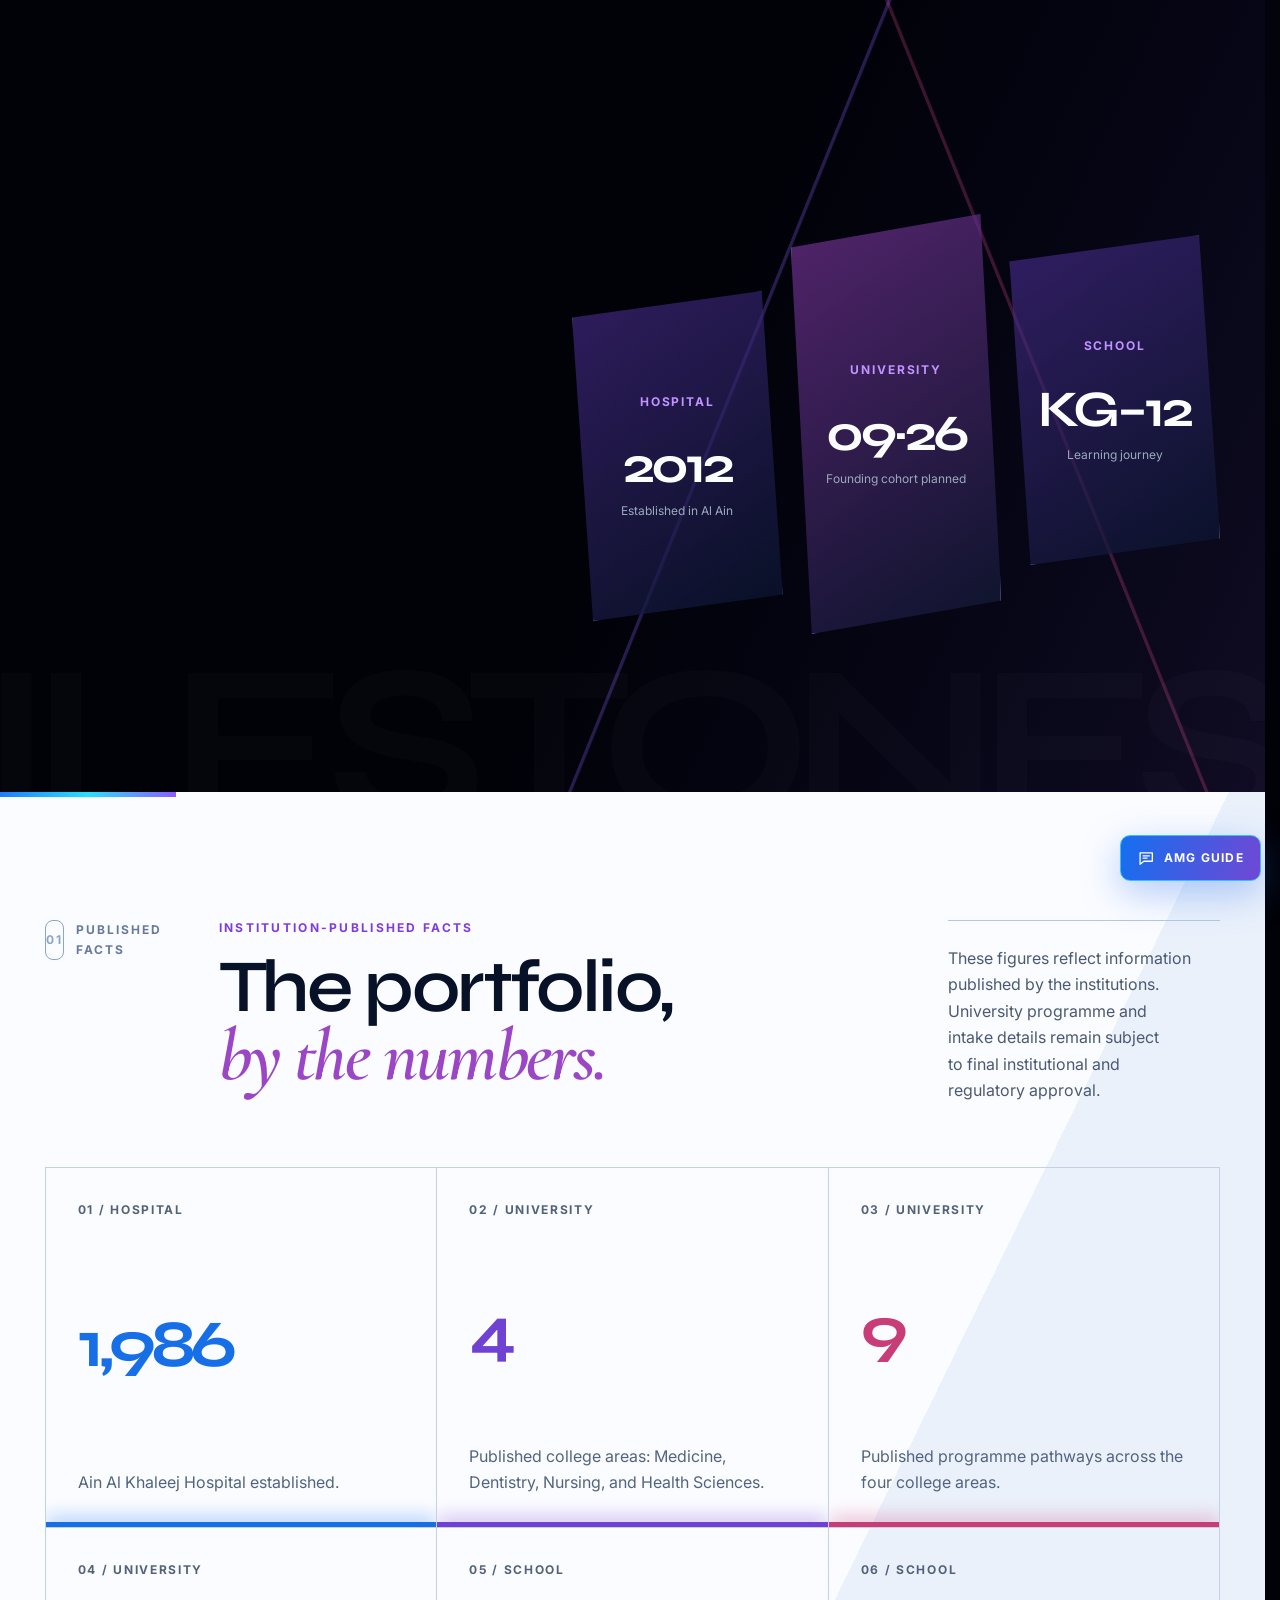
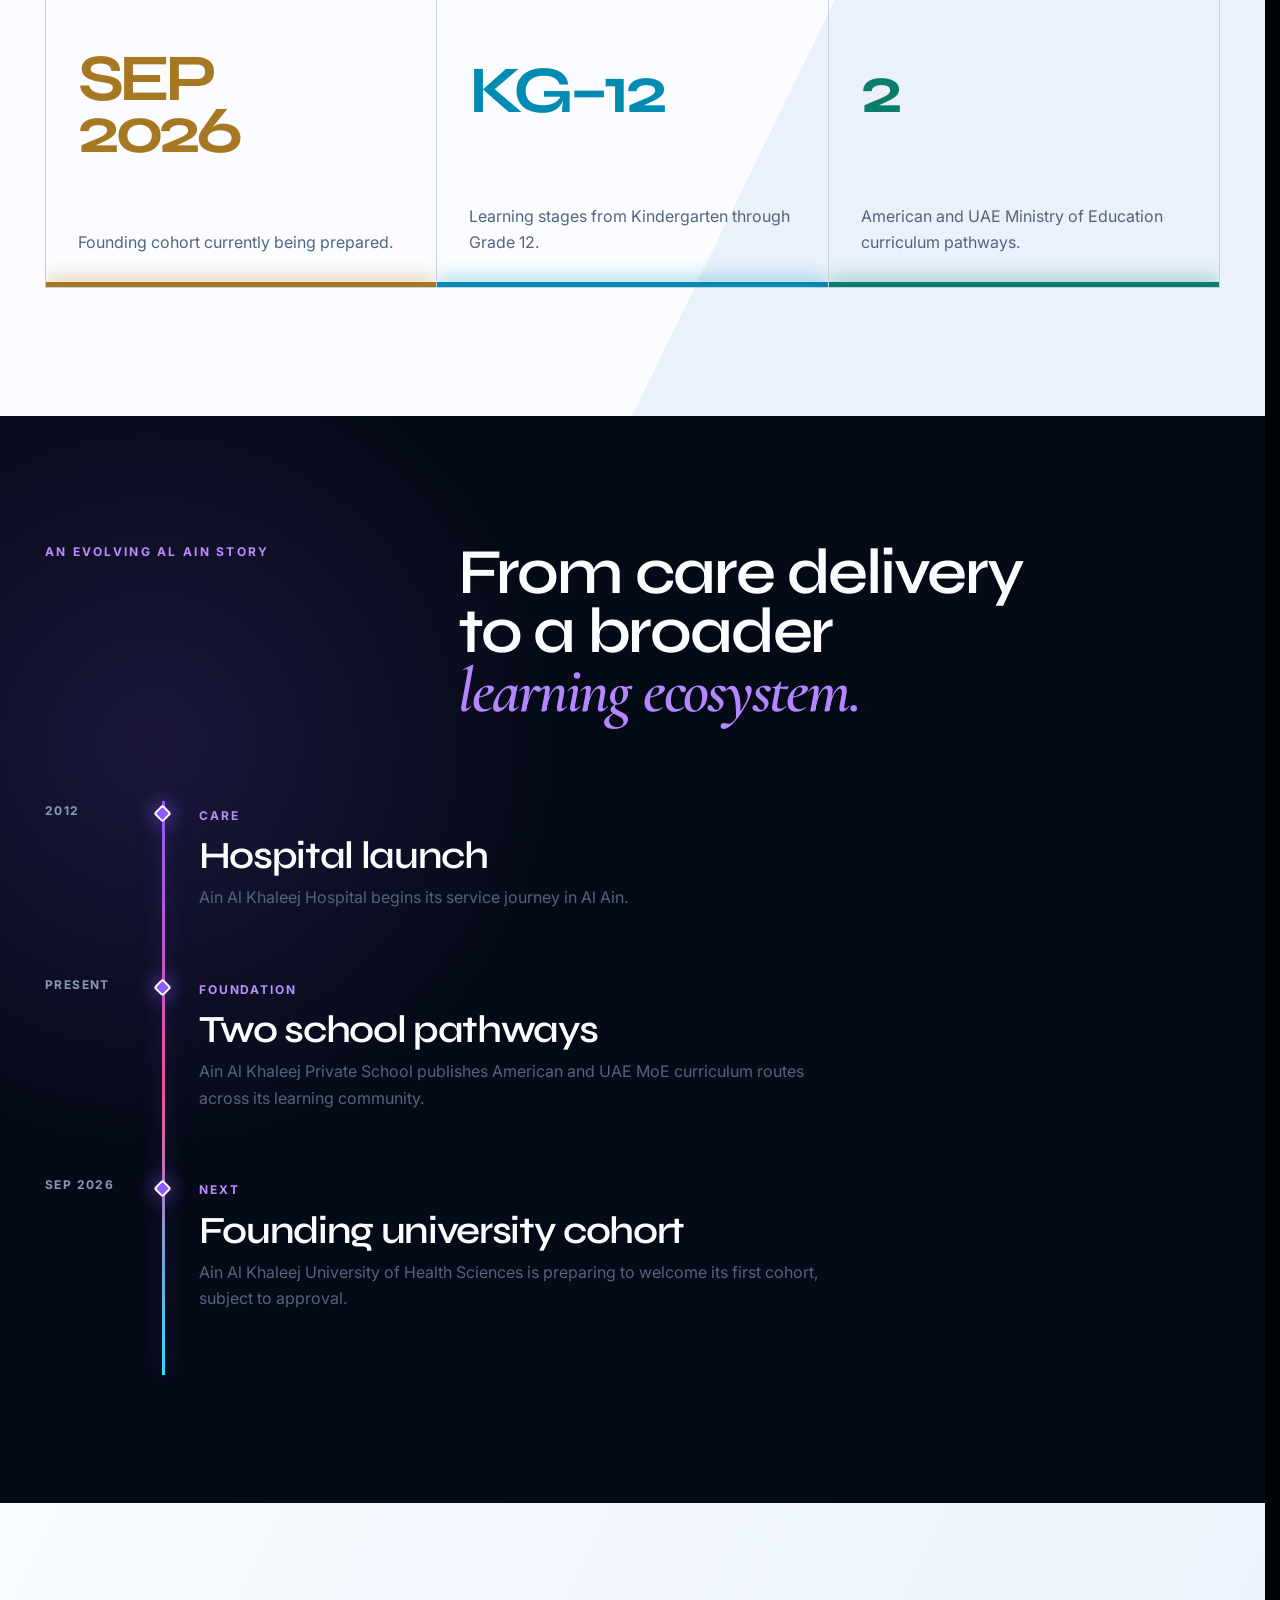
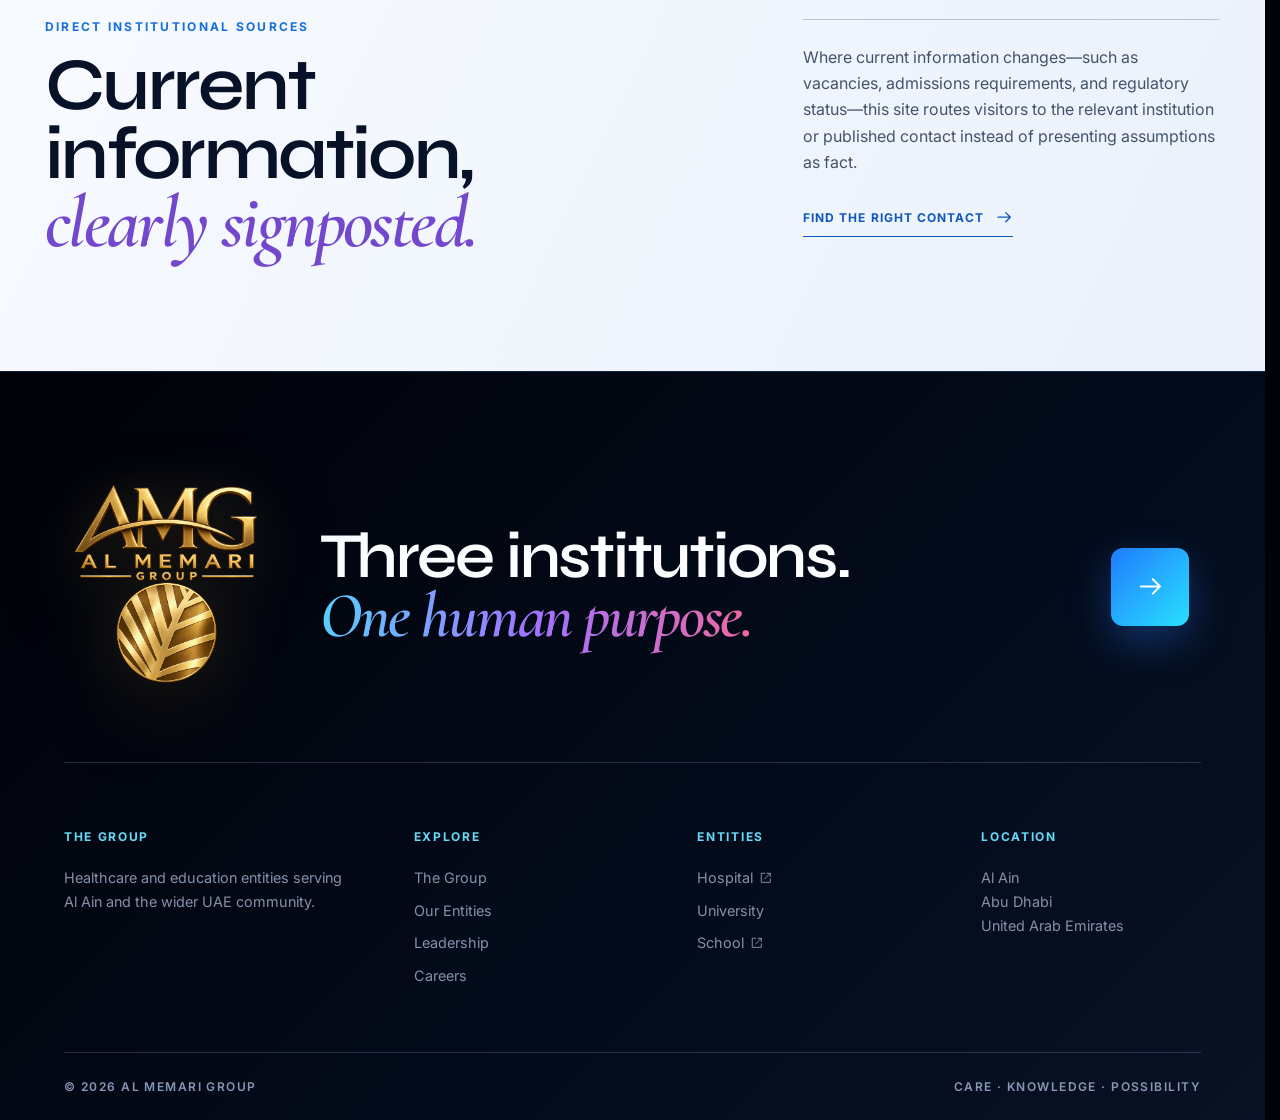
<file: impact.html>
<!doctype html>
<html lang="en">
<head>
  <meta charset="utf-8">
  <meta name="viewport" content="width=device-width,initial-scale=1">
  <meta name="description" content="Verified milestones across Al Memari Group's hospital, university, and school institutions.">
  <meta name="theme-color" content="#030716">
  <link rel="icon" type="image/png" href="assets/images/favicon.png">
  <link rel="apple-touch-icon" href="assets/images/apple-touch-icon.png">
  <link rel="preload" as="image" href="assets/images/amg-logo-royal.png" fetchpriority="high">
  <title>Milestones | Al Memari Group</title>
  <link rel="preconnect" href="https://fonts.googleapis.com">
  <link rel="preconnect" href="https://fonts.gstatic.com" crossorigin>
  <link href="https://fonts.googleapis.com/css2?family=Cormorant+Garamond:ital,wght@0,500;0,600;1,600&family=Inter:wght@400;500;600;700&family=Manrope:wght@500;600;700;800&family=Noto+Sans+Arabic:wght@400;600&family=Syne:wght@500;600;700&display=swap" rel="stylesheet">
  <link rel="stylesheet" href="assets/css/flagship.css">
  <link rel="stylesheet" href="assets/css/home-cinematic.css">
  <script>document.documentElement.classList.add('js')</script>
</head>
<body data-page="impact">
  <div class="site-intro" data-intro aria-label="Entering Al Memari Group">
    <div class="intro-shutters" aria-hidden="true"><i class="intro-plane-care"></i><i class="intro-plane-knowledge"></i><i class="intro-plane-possibility"></i></div>
    <div class="intro-brand">
      <span class="intro-origin" id="introTitle">AL AIN · UNITED ARAB EMIRATES</span>
      <span class="intro-logo-mask"><img src="assets/images/amg-logo-royal.png" alt="Al Memari Group" width="1197" height="1314" fetchpriority="high"></span>
      <span class="intro-rail" aria-hidden="true"><i></i><i></i><i></i></span>
      <span class="intro-pillars" aria-hidden="true"><b>CARE</b><b>KNOWLEDGE</b><b>POSSIBILITY</b></span>
    </div>
    <span class="intro-status" id="introStatus" data-intro-status role="status" aria-live="polite">INTRODUCING AL MEMARI GROUP</span>
    <button class="intro-skip" type="button" data-skip-intro hidden>Skip introduction</button>
  </div>
  <div data-shell></div>
  <main id="main">
    <section class="page-hero page-hero-milestones" data-sigil="MILESTONES">
      <div class="page-hero-glow" aria-hidden="true"></div>
      <div class="wrap page-hero-layout">
        <div class="page-hero-copy" data-reveal>
          <p class="page-kicker"><span>03</span> MILESTONES</p>
          <h1>Established care.<br><em>Emerging knowledge.</em></h1>
          <p>A factual view of how the Group’s care and learning ecosystem has developed—from a hospital established in 2012 to new education pathways in Al Ain.</p>
          <a class="text-link" href="#facts">View the evidence <svg><use href="#arrow"></use></svg></a>
        </div>
        <div class="milestone-hero-data" aria-label="Featured milestones" data-reveal>
          <article><span>HOSPITAL</span><strong>2012</strong><small>Established in Al Ain</small></article>
          <article><span>UNIVERSITY</span><strong>09·26</strong><small>Founding cohort planned</small></article>
          <article><span>SCHOOL</span><strong>KG–12</strong><small>Learning journey</small></article>
        </div>
      </div>
    </section>

    <section class="metric-section" id="facts">
      <div class="wrap metric-heading">
        <div class="section-tag"><span>01</span><p>PUBLISHED FACTS</p></div>
        <div data-reveal><p class="eyebrow">INSTITUTION-PUBLISHED FACTS</p><h2>The portfolio,<br><em>by the numbers.</em></h2></div>
        <p data-reveal>These figures reflect information published by the institutions. University programme and intake details remain subject to final institutional and regulatory approval.</p>
      </div>
      <div class="metric-grid wrap">
        <article class="metric-card metric-blue" data-reveal><span>01 / HOSPITAL</span><strong data-count="2012">2012</strong><p>Ain Al Khaleej Hospital established.</p></article>
        <article class="metric-card metric-violet" data-reveal><span>02 / UNIVERSITY</span><strong data-count="4">4</strong><p>Published college areas: Medicine, Dentistry, Nursing, and Health Sciences.</p></article>
        <article class="metric-card metric-magenta" data-reveal><span>03 / UNIVERSITY</span><strong data-count="9">9</strong><p>Published programme pathways across the four college areas.</p></article>
        <article class="metric-card metric-gold" data-reveal><span>04 / UNIVERSITY</span><strong>SEP<br>2026</strong><p>Founding cohort currently being prepared.</p></article>
        <article class="metric-card metric-cyan" data-reveal><span>05 / SCHOOL</span><strong>KG–12</strong><p>Learning stages from Kindergarten through Grade 12.</p></article>
        <article class="metric-card metric-emerald" data-reveal><span>06 / SCHOOL</span><strong data-count="2">2</strong><p>American and UAE Ministry of Education curriculum pathways.</p></article>
      </div>
    </section>

    <section class="milestone-line">
      <div class="wrap">
        <div class="milestone-line-heading" data-reveal><p class="eyebrow">AN EVOLVING AL AIN STORY</p><h2>From care delivery to a broader<br><em>learning ecosystem.</em></h2></div>
        <div class="milestone-track">
          <article data-reveal><time>2012</time><div><span>CARE</span><h3>Hospital launch</h3><p>Ain Al Khaleej Hospital begins its service journey in Al Ain.</p></div></article>
          <article data-reveal><time>PRESENT</time><div><span>FOUNDATION</span><h3>Two school pathways</h3><p>Ain Al Khaleej Private School publishes American and UAE MoE curriculum routes across its learning community.</p></div></article>
          <article data-reveal><time>SEP 2026</time><div><span>NEXT</span><h3>Founding university cohort</h3><p>Ain Al Khaleej University of Health Sciences is preparing to welcome its first cohort, subject to approval.</p></div></article>
        </div>
      </div>
    </section>

    <section class="source-standard">
      <div class="wrap source-standard-grid">
        <div data-reveal><p class="eyebrow">DIRECT INSTITUTIONAL SOURCES</p><h2>Current information,<br><em>clearly signposted.</em></h2></div>
        <div data-reveal><p>Where current information changes—such as vacancies, admissions requirements, and regulatory status—this site routes visitors to the relevant institution or published contact instead of presenting assumptions as fact.</p><a class="text-link" href="contact.html">Find the right contact <svg><use href="#arrow"></use></svg></a></div>
      </div>
    </section>
  </main>
  <div data-footer></div>
  <script defer src="assets/js/experience.js"></script>
</body>
</html>
</file>
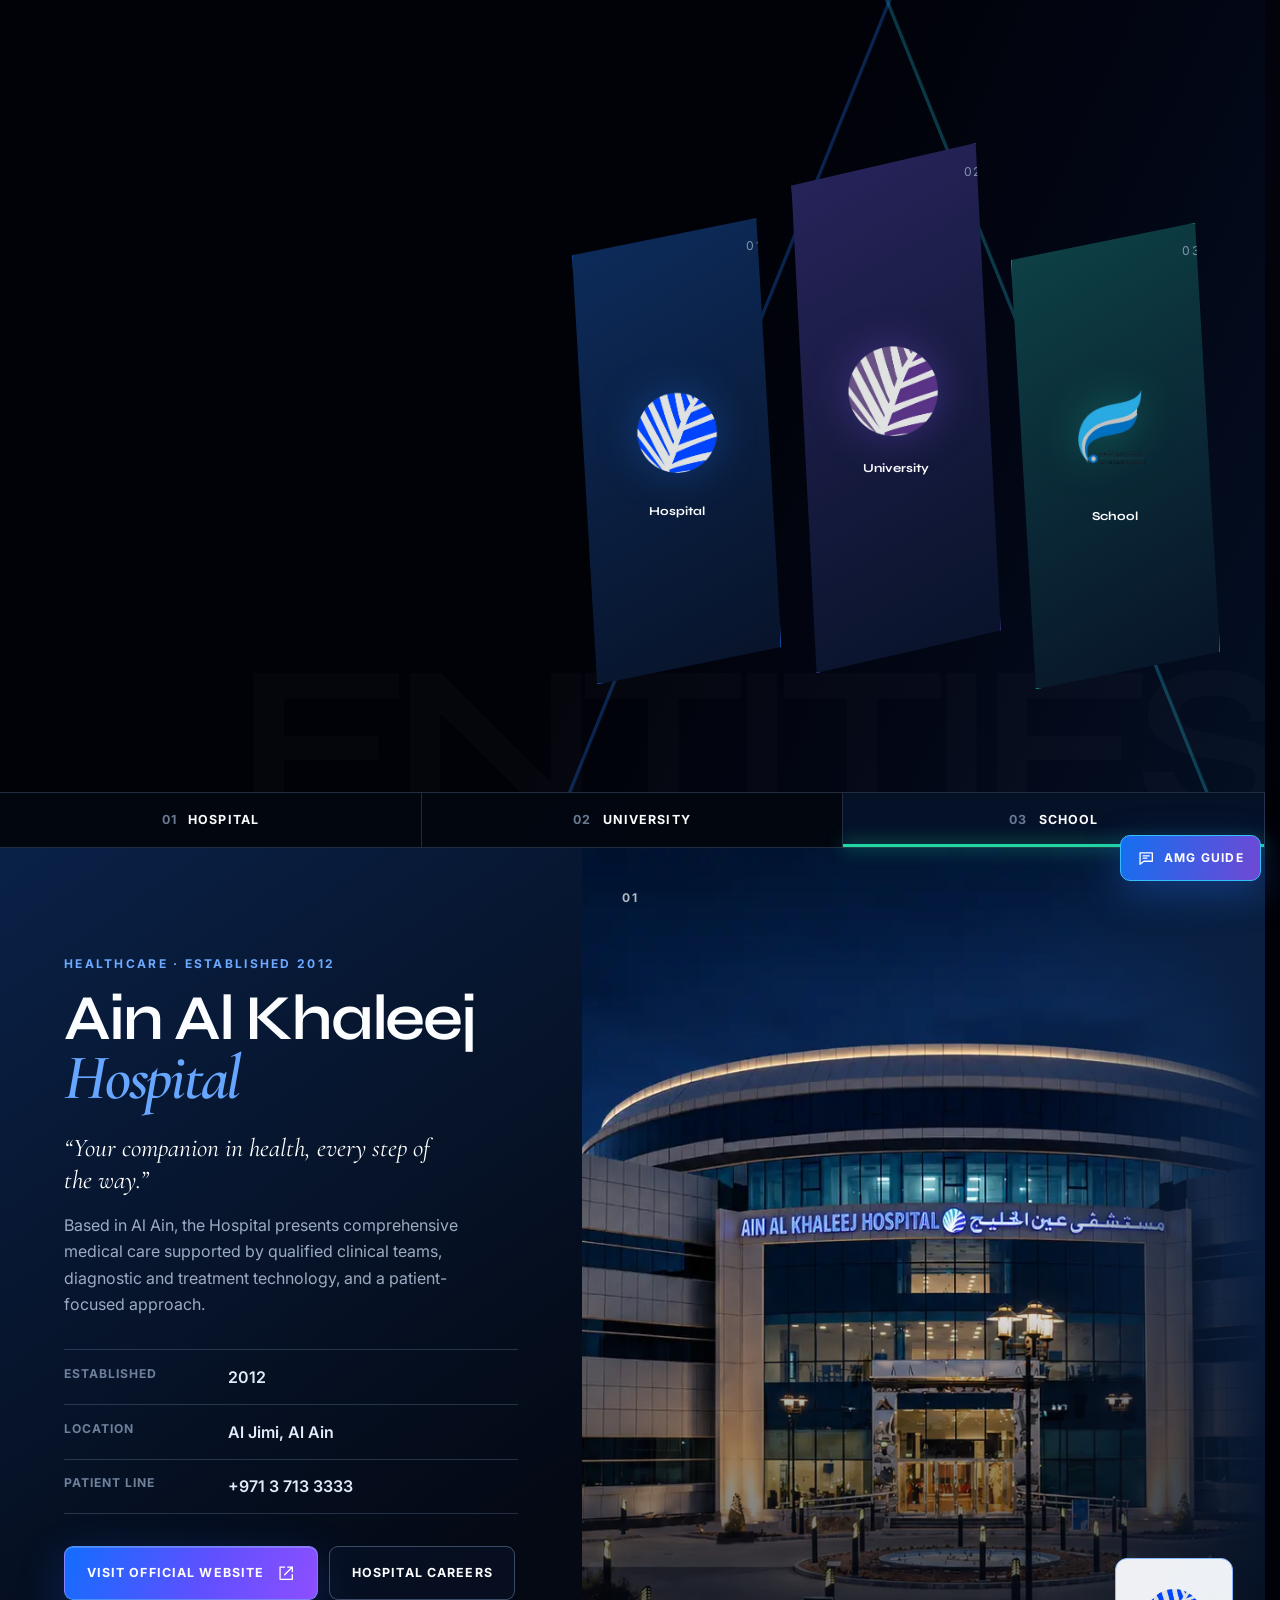
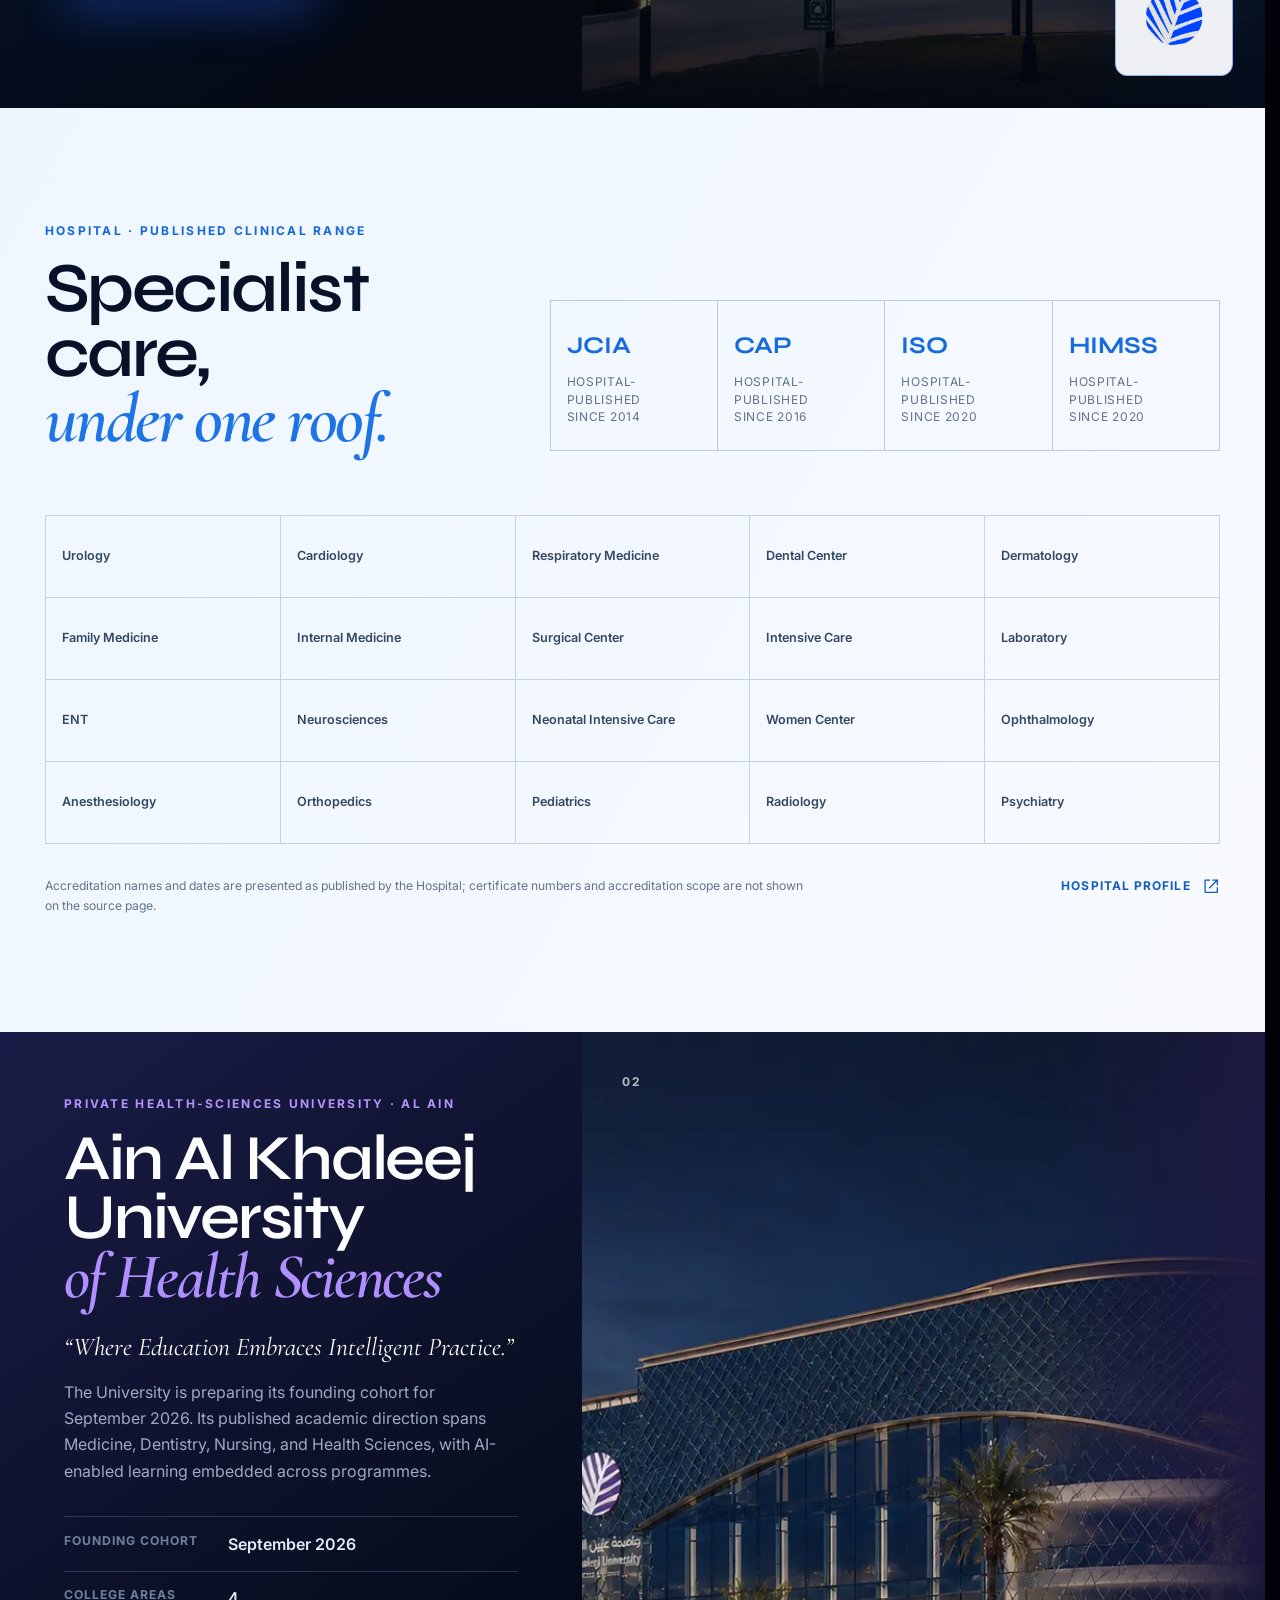
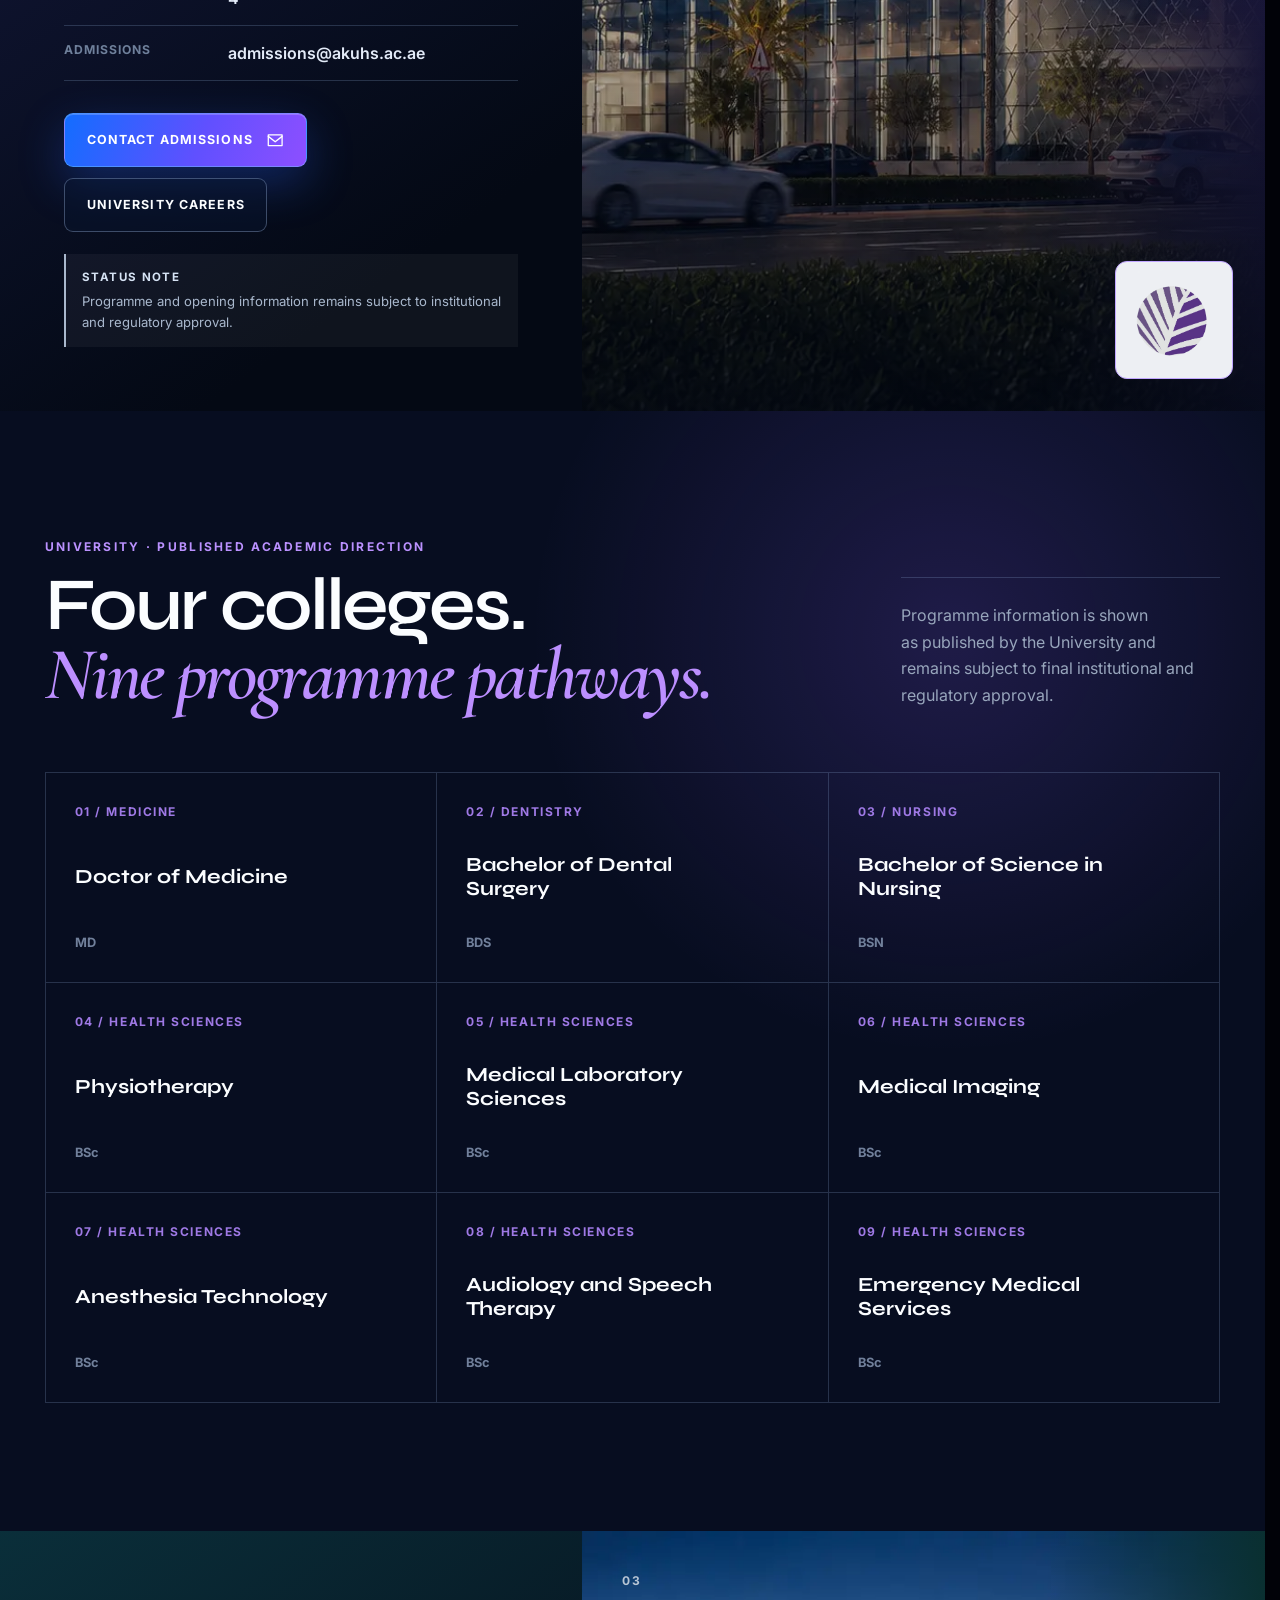
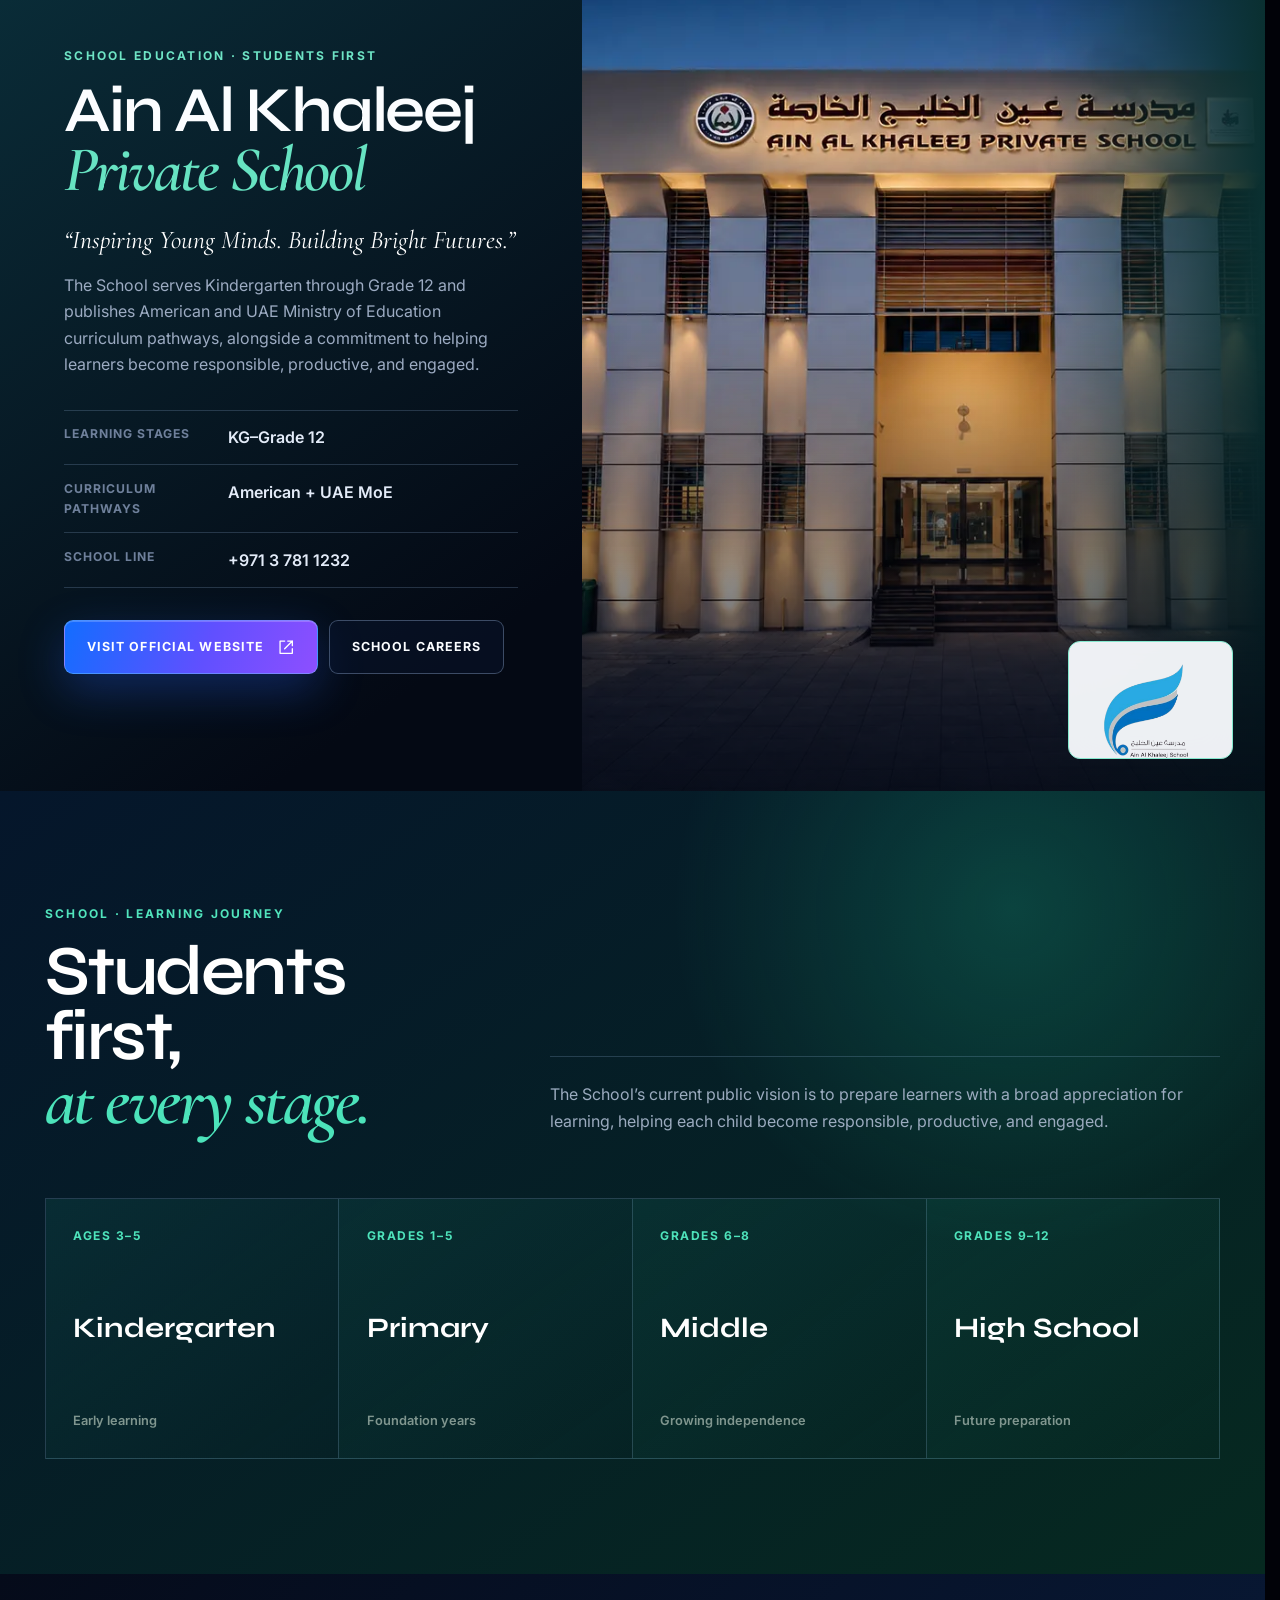
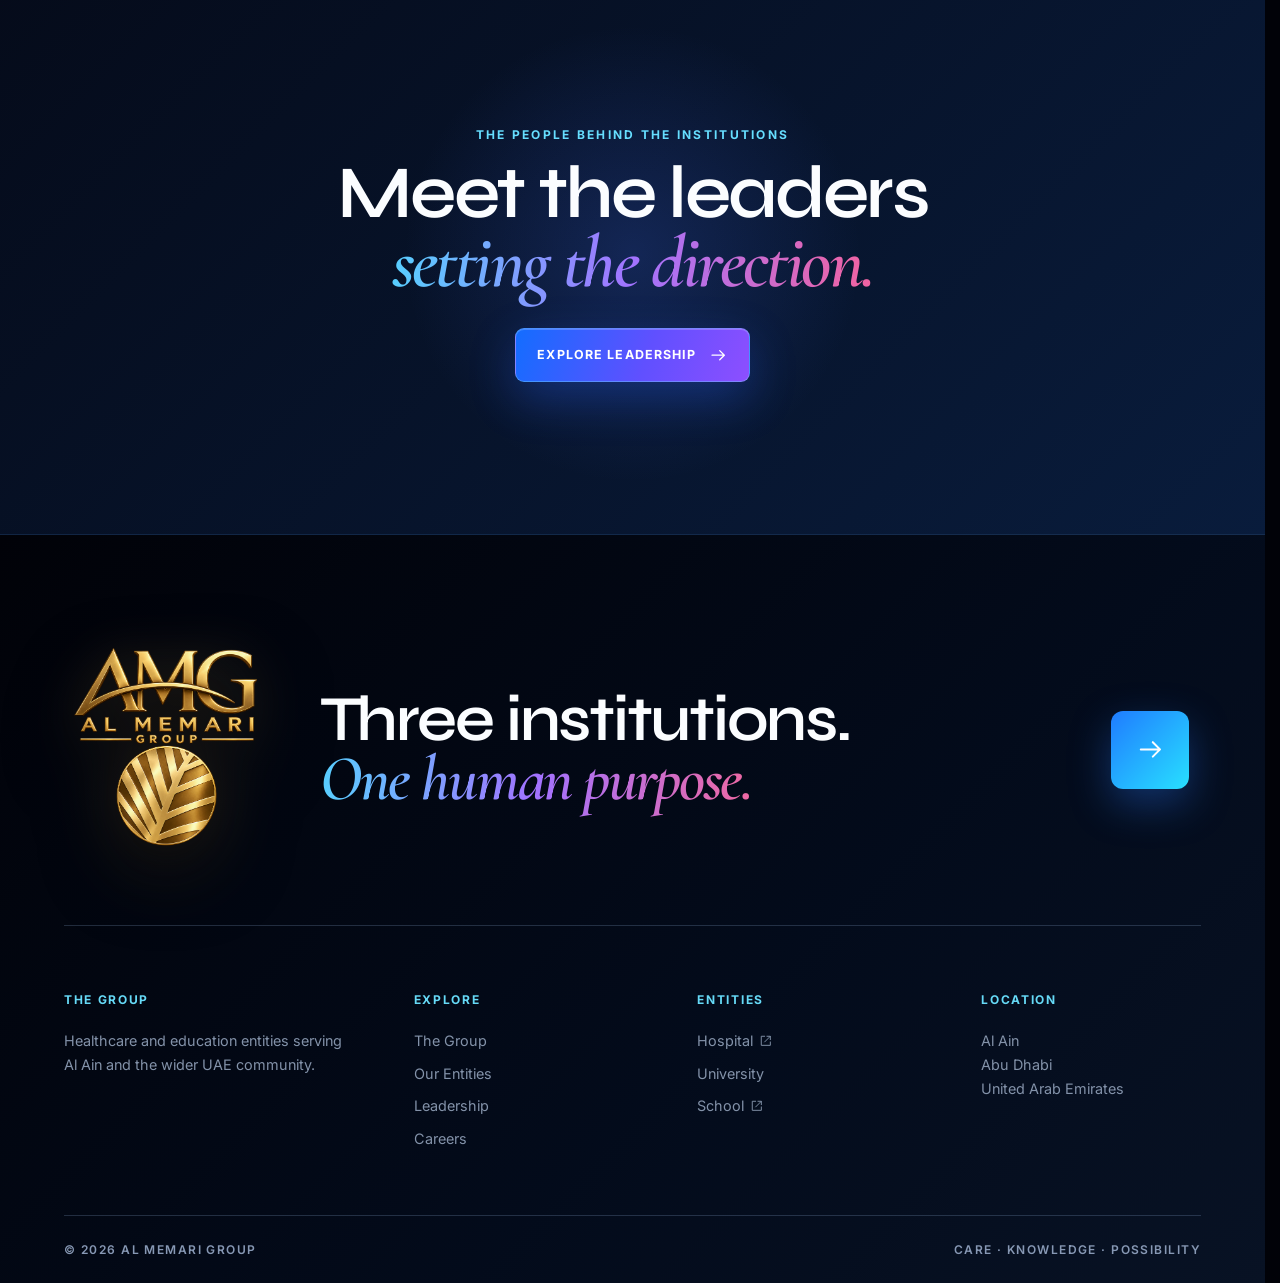
<file: institutions.html>
<!doctype html>
<html lang="en">
<head>
  <meta charset="utf-8">
  <meta name="viewport" content="width=device-width,initial-scale=1">
  <meta name="description" content="Explore Ain Al Khaleej Hospital, Ain Al Khaleej University of Health Sciences, and Ain Al Khaleej Private School.">
  <meta name="theme-color" content="#030716">
  <link rel="icon" type="image/png" href="assets/images/favicon.png">
  <link rel="apple-touch-icon" href="assets/images/apple-touch-icon.png">
  <link rel="preload" as="image" href="assets/images/amg-logo-royal.png" fetchpriority="high">
  <title>Our Entities | Al Memari Group</title>
  <link rel="preconnect" href="https://fonts.googleapis.com">
  <link rel="preconnect" href="https://fonts.gstatic.com" crossorigin>
  <link href="https://fonts.googleapis.com/css2?family=Cormorant+Garamond:ital,wght@0,500;0,600;1,600&family=Inter:wght@400;500;600;700&family=Manrope:wght@500;600;700;800&family=Noto+Sans+Arabic:wght@400;600&family=Syne:wght@500;600;700&display=swap" rel="stylesheet">
  <link rel="stylesheet" href="assets/css/flagship.css">
  <link rel="stylesheet" href="assets/css/home-cinematic.css">
  <script>document.documentElement.classList.add('js')</script>
</head>
<body data-page="institutions">
  <div class="site-intro" data-intro aria-label="Entering Al Memari Group">
    <div class="intro-shutters" aria-hidden="true"><i class="intro-plane-care"></i><i class="intro-plane-knowledge"></i><i class="intro-plane-possibility"></i></div>
    <div class="intro-brand">
      <span class="intro-origin" id="introTitle">AL AIN · UNITED ARAB EMIRATES</span>
      <span class="intro-logo-mask"><img src="assets/images/amg-logo-royal.png" alt="Al Memari Group" width="1197" height="1314" fetchpriority="high"></span>
      <span class="intro-rail" aria-hidden="true"><i></i><i></i><i></i></span>
      <span class="intro-pillars" aria-hidden="true"><b>CARE</b><b>KNOWLEDGE</b><b>POSSIBILITY</b></span>
    </div>
    <span class="intro-status" id="introStatus" data-intro-status role="status" aria-live="polite">INTRODUCING AL MEMARI GROUP</span>
    <button class="intro-skip" type="button" data-skip-intro hidden>Skip introduction</button>
  </div>
  <div data-shell></div>
  <main id="main">
    <section class="page-hero page-hero-entities" data-sigil="ENTITIES">
      <div class="page-hero-glow" aria-hidden="true"></div>
      <div class="wrap page-hero-layout">
        <div class="page-hero-copy" data-reveal>
          <p class="page-kicker"><span>02</span> OUR ENTITIES</p>
          <h1>Three institutions.<br><em>Each in full focus.</em></h1>
          <p>Move through the Group’s healthcare, health-sciences higher education, and school education institutions—each with its own expertise and identity.</p>
          <a class="text-link" href="#hospital">Enter the ecosystem <svg><use href="#arrow"></use></svg></a>
        </div>
        <div class="entity-map" data-reveal aria-label="Hospital, University, and School">
          <a href="#hospital" class="entity-map-card map-hospital"><span>01</span><img src="assets/images/blue.png" alt="Ain Al Khaleej Hospital" width="530" height="470"><strong>Hospital</strong></a>
          <a href="#university" class="entity-map-card map-university"><span>02</span><img src="assets/images/purple.png" alt="Ain Al Khaleej University" width="506" height="493"><strong>University</strong></a>
          <a href="#school" class="entity-map-card map-school"><span>03</span><img src="assets/images/light.png" alt="Ain Al Khaleej School" width="499" height="500"><strong>School</strong></a>
        </div>
      </div>
    </section>

    <nav class="entity-tabs" aria-label="Jump to an entity">
      <a href="#hospital"><span>01</span> Hospital</a>
      <a href="#university"><span>02</span> University</a>
      <a href="#school"><span>03</span> School</a>
    </nav>

    <section class="entity-feature entity-feature-hospital" id="hospital">
      <div class="entity-feature-media">
        <picture><source srcset="assets/images/hospital.webp" type="image/webp"><img src="assets/images/hospital.png" alt="Front view of Ain Al Khaleej Hospital in Al Ain" width="1672" height="941"></picture>
        <span class="media-number">01</span>
        <div class="media-logo"><img src="assets/images/blue.png" alt="Ain Al Khaleej Hospital logo" width="530" height="470"></div>
      </div>
      <div class="entity-feature-copy" data-reveal>
        <p class="eyebrow">HEALTHCARE · ESTABLISHED 2012</p>
        <h2>Ain Al Khaleej<br><em>Hospital</em></h2>
        <p class="entity-slogan">“Your companion in health, every step of the way.”</p>
        <p>Based in Al Ain, the Hospital presents comprehensive medical care supported by qualified clinical teams, diagnostic and treatment technology, and a patient-focused approach.</p>
        <dl class="fact-list">
          <div><dt>Established</dt><dd>2012</dd></div>
          <div><dt>Location</dt><dd>Al Jimi, Al Ain</dd></div>
          <div><dt>Patient line</dt><dd>+971 3 713 3333</dd></div>
        </dl>
        <div class="entity-actions">
          <a class="button button-primary" href="https://ak-hospital.com" target="_blank" rel="noopener noreferrer">Visit official website <svg><use href="#external"></use></svg></a>
          <a class="button button-quiet" href="careers.html#hospital-careers">Hospital careers</a>
        </div>
      </div>
    </section>

    <section class="hospital-detail-band" aria-labelledby="hospital-range">
      <div class="wrap detail-heading">
        <div data-reveal><p class="eyebrow">HOSPITAL · PUBLISHED CLINICAL RANGE</p><h2 id="hospital-range">Specialist care,<br><em>under one roof.</em></h2></div>
        <div class="accreditation-strip" data-reveal>
          <article><strong>JCIA</strong><span>Hospital-published<br>since 2014</span></article>
          <article><strong>CAP</strong><span>Hospital-published<br>since 2016</span></article>
          <article><strong>ISO</strong><span>Hospital-published<br>since 2020</span></article>
          <article><strong>HIMSS</strong><span>Hospital-published<br>since 2020</span></article>
        </div>
      </div>
      <div class="wrap speciality-grid" aria-label="Specialities published by Ain Al Khaleej Hospital">
        <span>Urology</span><span>Cardiology</span><span>Respiratory Medicine</span><span>Dental Center</span><span>Dermatology</span>
        <span>Family Medicine</span><span>Internal Medicine</span><span>Surgical Center</span><span>Intensive Care</span><span>Laboratory</span>
        <span>ENT</span><span>Neurosciences</span><span>Neonatal Intensive Care</span><span>Women Center</span><span>Ophthalmology</span>
        <span>Anesthesiology</span><span>Orthopedics</span><span>Pediatrics</span><span>Radiology</span><span>Psychiatry</span>
      </div>
      <div class="wrap detail-source"><p>Accreditation names and dates are presented as published by the Hospital; certificate numbers and accreditation scope are not shown on the source page.</p><a class="source-link" href="https://ak-hospital.com/about-us" target="_blank" rel="noopener noreferrer">Hospital profile <svg><use href="#external"></use></svg></a></div>
    </section>

    <section class="entity-feature entity-feature-university" id="university">
      <div class="entity-feature-media">
        <picture><source srcset="assets/images/uni.webp" type="image/webp"><img src="assets/images/uni.png" alt="Ain Al Khaleej University of Health Sciences campus in Al Ain" width="1672" height="941" loading="lazy"></picture>
        <span class="media-number">02</span>
        <div class="media-logo"><img src="assets/images/purple.png" alt="Ain Al Khaleej University of Health Sciences logo" width="506" height="493"></div>
      </div>
      <div class="entity-feature-copy" data-reveal>
        <p class="eyebrow">PRIVATE HEALTH-SCIENCES UNIVERSITY · AL AIN</p>
        <h2>Ain Al Khaleej University<br><em>of Health Sciences</em></h2>
        <p class="entity-slogan">“Where Education Embraces Intelligent Practice.”</p>
        <p>The University is preparing its founding cohort for September 2026. Its published academic direction spans Medicine, Dentistry, Nursing, and Health Sciences, with AI-enabled learning embedded across programmes.</p>
        <dl class="fact-list">
          <div><dt>Founding cohort</dt><dd>September 2026</dd></div>
          <div><dt>College areas</dt><dd>4</dd></div>
          <div><dt>Admissions</dt><dd>admissions@akuhs.ac.ae</dd></div>
        </dl>
        <div class="entity-actions">
          <a class="button button-primary" href="mailto:admissions@akuhs.ac.ae">Contact admissions <svg><use href="#mail"></use></svg></a>
          <a class="button button-quiet" href="careers.html#university-careers">University careers</a>
        </div>
        <p class="status-note"><span>STATUS NOTE</span> Programme and opening information remains subject to institutional and regulatory approval.</p>
      </div>
    </section>

    <section class="programme-section" aria-labelledby="programmes-title">
      <div class="wrap programme-heading">
        <div data-reveal><p class="eyebrow">UNIVERSITY · PUBLISHED ACADEMIC DIRECTION</p><h2 id="programmes-title">Four colleges.<br><em>Nine programme pathways.</em></h2></div>
        <p data-reveal>Programme information is shown as published by the University and remains subject to final institutional and regulatory approval.</p>
      </div>
      <div class="wrap programme-grid">
        <article data-reveal><span>01 / MEDICINE</span><strong>Doctor of Medicine</strong><small>MD</small></article>
        <article data-reveal><span>02 / DENTISTRY</span><strong>Bachelor of Dental Surgery</strong><small>BDS</small></article>
        <article data-reveal><span>03 / NURSING</span><strong>Bachelor of Science in Nursing</strong><small>BSN</small></article>
        <article data-reveal><span>04 / HEALTH SCIENCES</span><strong>Physiotherapy</strong><small>BSc</small></article>
        <article data-reveal><span>05 / HEALTH SCIENCES</span><strong>Medical Laboratory Sciences</strong><small>BSc</small></article>
        <article data-reveal><span>06 / HEALTH SCIENCES</span><strong>Medical Imaging</strong><small>BSc</small></article>
        <article data-reveal><span>07 / HEALTH SCIENCES</span><strong>Anesthesia Technology</strong><small>BSc</small></article>
        <article data-reveal><span>08 / HEALTH SCIENCES</span><strong>Audiology and Speech Therapy</strong><small>BSc</small></article>
        <article data-reveal><span>09 / HEALTH SCIENCES</span><strong>Emergency Medical Services</strong><small>BSc</small></article>
      </div>
    </section>

    <section class="entity-feature entity-feature-school" id="school">
      <div class="entity-feature-media">
        <picture><source srcset="assets/images/school.webp" type="image/webp"><img src="assets/images/school.png" alt="Ain Al Khaleej Private School campus in Al Ain" width="1672" height="941" loading="lazy"></picture>
        <span class="media-number">03</span>
        <div class="media-logo school-mark"><img src="assets/images/light.png" alt="Ain Al Khaleej Private School logo" width="499" height="500"></div>
      </div>
      <div class="entity-feature-copy" data-reveal>
        <p class="eyebrow">SCHOOL EDUCATION · STUDENTS FIRST</p>
        <h2>Ain Al Khaleej<br><em>Private School</em></h2>
        <p class="entity-slogan">“Inspiring Young Minds. Building Bright Futures.”</p>
        <p>The School serves Kindergarten through Grade 12 and publishes American and UAE Ministry of Education curriculum pathways, alongside a commitment to helping learners become responsible, productive, and engaged.</p>
        <dl class="fact-list">
          <div><dt>Learning stages</dt><dd>KG–Grade 12</dd></div>
          <div><dt>Curriculum pathways</dt><dd>American + UAE MoE</dd></div>
          <div><dt>School line</dt><dd>+971 3 781 1232</dd></div>
        </dl>
        <div class="entity-actions">
          <a class="button button-primary" href="https://ak-school.com" target="_blank" rel="noopener noreferrer">Visit official website <svg><use href="#external"></use></svg></a>
          <a class="button button-quiet" href="careers.html#school-careers">School careers</a>
        </div>
      </div>
    </section>

    <section class="school-detail-band" aria-labelledby="school-journey">
      <div class="wrap detail-heading">
        <div data-reveal><p class="eyebrow">SCHOOL · LEARNING JOURNEY</p><h2 id="school-journey">Students first,<br><em>at every stage.</em></h2></div>
        <p data-reveal>The School’s current public vision is to prepare learners with a broad appreciation for learning, helping each child become responsible, productive, and engaged.</p>
      </div>
      <div class="wrap stage-grid">
        <article data-reveal><span>AGES 3–5</span><strong>Kindergarten</strong><small>Early learning</small></article>
        <article data-reveal><span>GRADES 1–5</span><strong>Primary</strong><small>Foundation years</small></article>
        <article data-reveal><span>GRADES 6–8</span><strong>Middle</strong><small>Growing independence</small></article>
        <article data-reveal><span>GRADES 9–12</span><strong>High School</strong><small>Future preparation</small></article>
      </div>
    </section>

    <section class="next-chapter">
      <p class="eyebrow">THE PEOPLE BEHIND THE INSTITUTIONS</p>
      <h2>Meet the leaders<br><em>setting the direction.</em></h2>
      <a class="button button-primary" href="leadership.html">Explore leadership <svg><use href="#arrow"></use></svg></a>
    </section>
  </main>
  <div data-footer></div>
  <script defer src="assets/js/experience.js"></script>
</body>
</html>
</file>
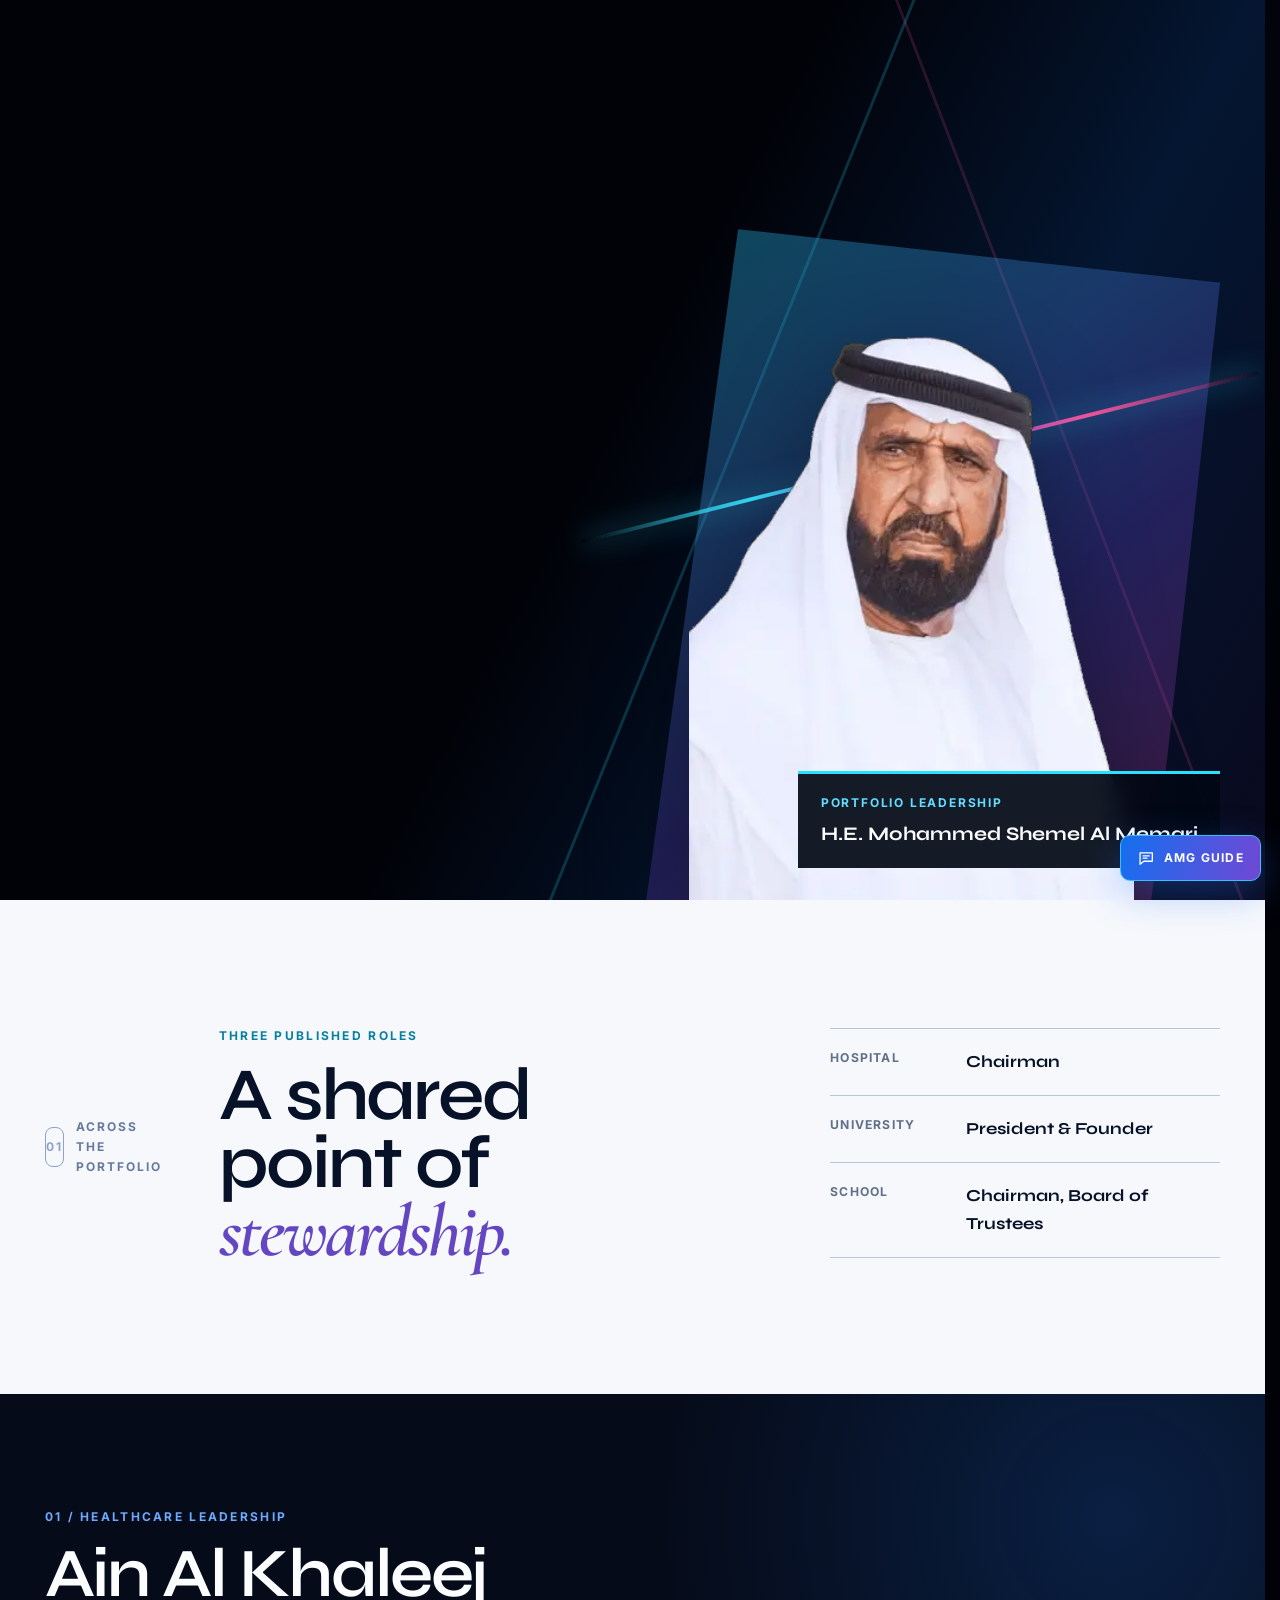
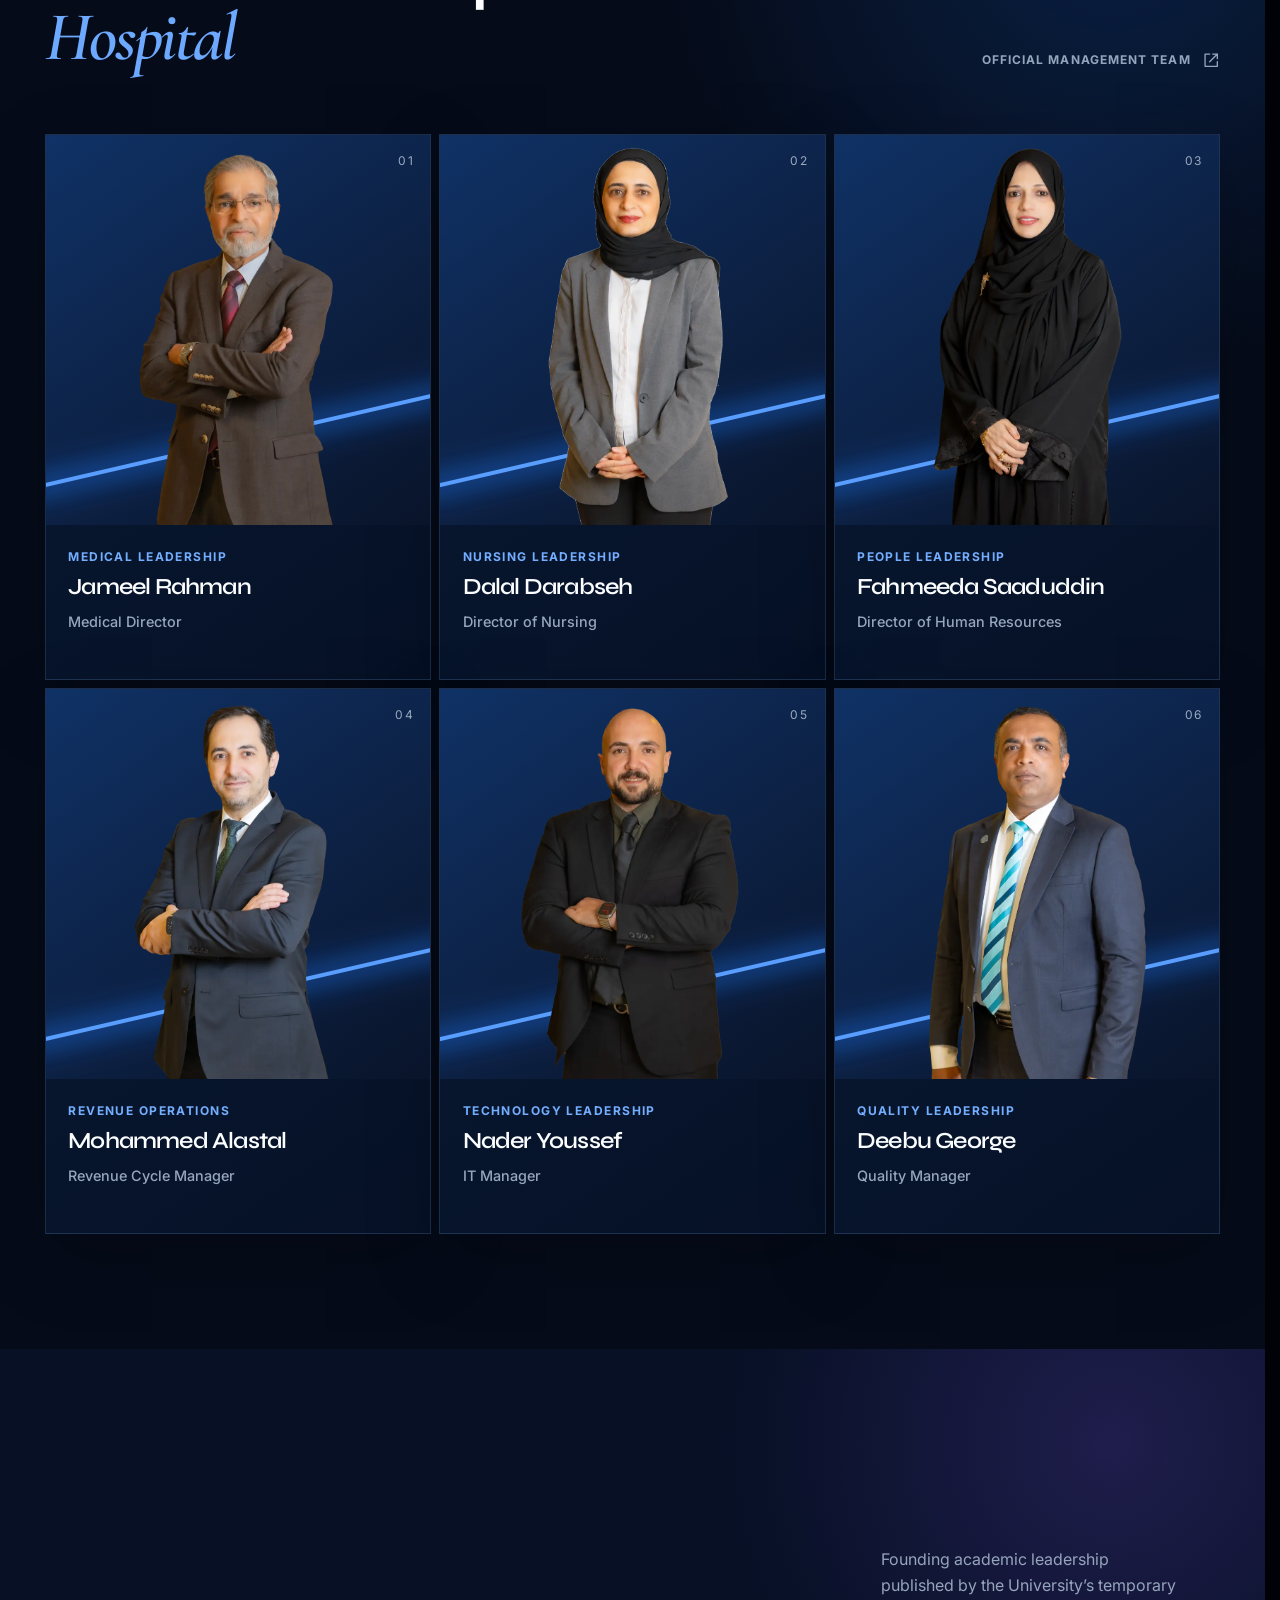
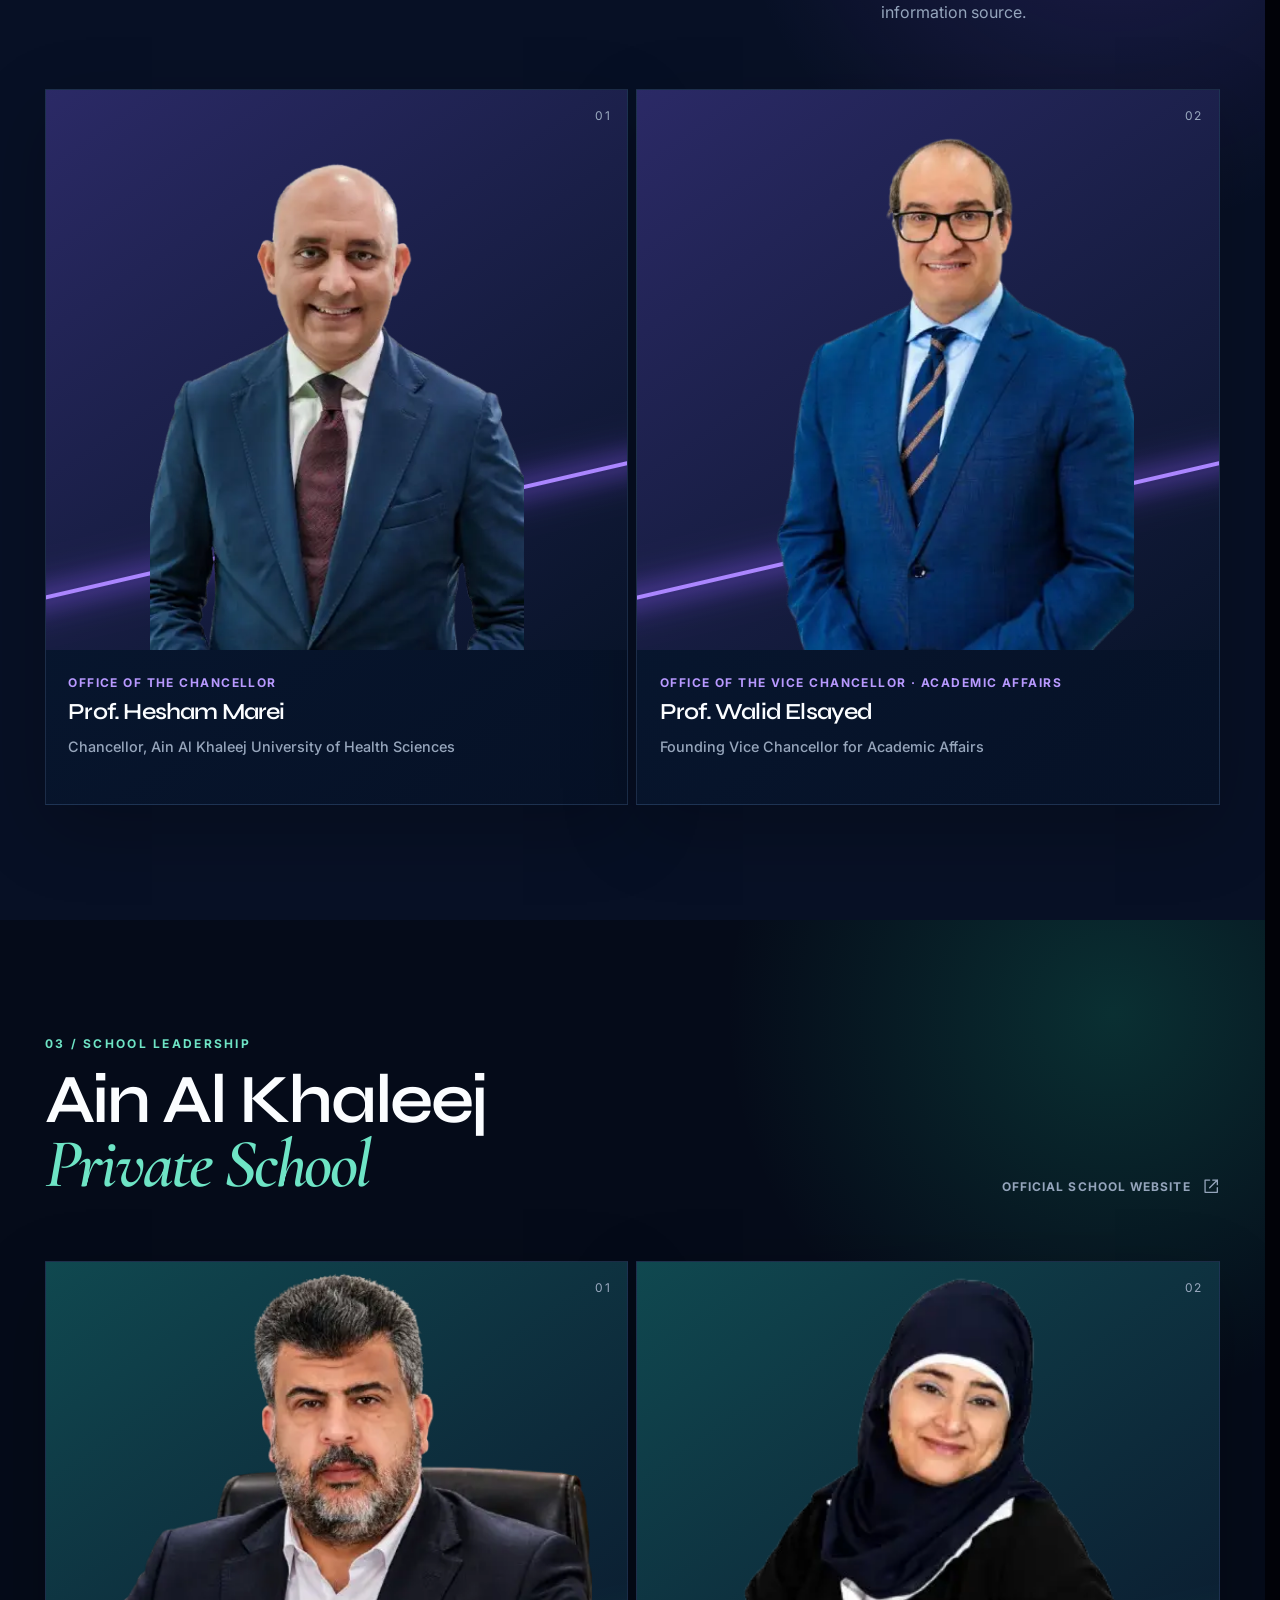
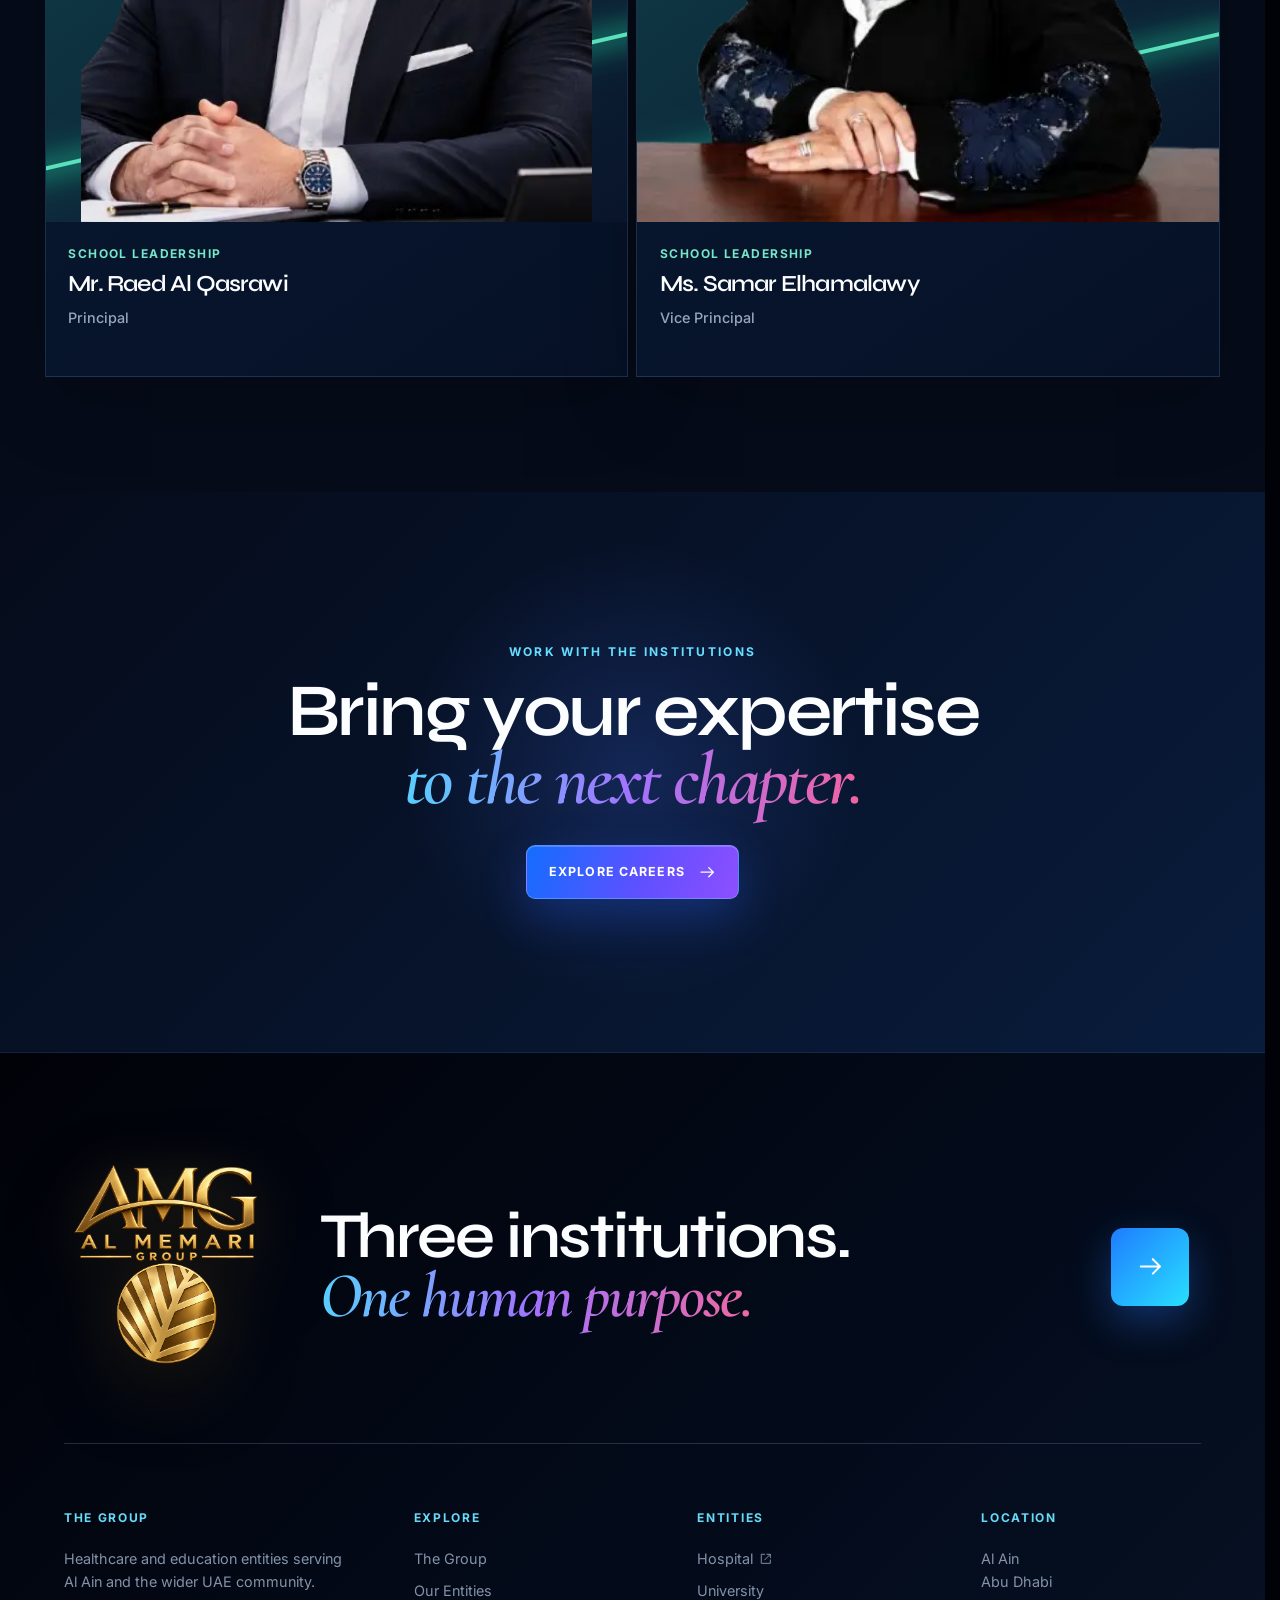
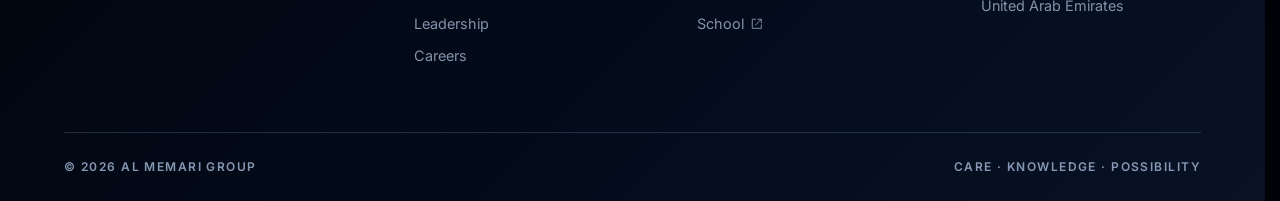
<file: leadership.html>
<!doctype html>
<html lang="en">
<head>
  <meta charset="utf-8">
  <meta name="viewport" content="width=device-width,initial-scale=1">
  <meta name="description" content="Meet published leaders from Ain Al Khaleej Hospital, University of Health Sciences, and Private School.">
  <meta name="theme-color" content="#030716">
  <link rel="icon" type="image/png" href="assets/images/favicon.png">
  <link rel="apple-touch-icon" href="assets/images/apple-touch-icon.png">
  <link rel="preload" as="image" href="assets/images/amg-logo-royal.png" fetchpriority="high">
  <title>Leadership | Al Memari Group</title>
  <link rel="preconnect" href="https://fonts.googleapis.com">
  <link rel="preconnect" href="https://fonts.gstatic.com" crossorigin>
  <link href="https://fonts.googleapis.com/css2?family=Cormorant+Garamond:ital,wght@0,500;0,600;1,600&family=Inter:wght@400;500;600;700&family=Manrope:wght@500;600;700;800&family=Noto+Sans+Arabic:wght@400;600&family=Syne:wght@500;600;700&display=swap" rel="stylesheet">
  <link rel="stylesheet" href="assets/css/flagship.css">
  <link rel="stylesheet" href="assets/css/home-cinematic.css">
  <script>document.documentElement.classList.add('js')</script>
</head>
<body data-page="leadership">
  <div class="site-intro" data-intro aria-label="Entering Al Memari Group">
    <div class="intro-shutters" aria-hidden="true"><i class="intro-plane-care"></i><i class="intro-plane-knowledge"></i><i class="intro-plane-possibility"></i></div>
    <div class="intro-brand">
      <span class="intro-origin" id="introTitle">AL AIN · UNITED ARAB EMIRATES</span>
      <span class="intro-logo-mask"><img src="assets/images/amg-logo-royal.png" alt="Al Memari Group" width="1197" height="1314" fetchpriority="high"></span>
      <span class="intro-rail" aria-hidden="true"><i></i><i></i><i></i></span>
      <span class="intro-pillars" aria-hidden="true"><b>CARE</b><b>KNOWLEDGE</b><b>POSSIBILITY</b></span>
    </div>
    <span class="intro-status" id="introStatus" data-intro-status role="status" aria-live="polite">INTRODUCING AL MEMARI GROUP</span>
    <button class="intro-skip" type="button" data-skip-intro hidden>Skip introduction</button>
  </div>
  <div data-shell></div>
  <main id="main">
    <section class="leadership-hero">
      <div class="leadership-hero-lines" aria-hidden="true"></div>
      <div class="wrap leadership-hero-grid">
        <div class="leadership-hero-copy" data-reveal>
          <p class="page-kicker"><span>04</span> LEADERSHIP</p>
          <h1>The people shaping<br><em>what comes next.</em></h1>
          <p>Meet the published leaders guiding the Hospital, University, and School across their current institutional roles.</p>
          <a class="text-link" href="#portfolio-leadership">Meet the leaders <svg><use href="#arrow"></use></svg></a>
        </div>
        <figure class="leadership-hero-portrait" data-reveal>
          <img src="assets/images/leaders/mohammed-shemel-al-memari.webp" alt="H.E. Mohammed Shemel Al Memari" width="375" height="500">
          <figcaption><small>PORTFOLIO LEADERSHIP</small><strong>H.E. Mohammed Shemel Al Memari</strong></figcaption>
        </figure>
      </div>
    </section>

    <section class="portfolio-leader" id="portfolio-leadership">
      <div class="wrap portfolio-leader-grid">
        <div class="section-tag"><span>01</span><p>ACROSS THE PORTFOLIO</p></div>
        <div data-reveal><p class="eyebrow">THREE PUBLISHED ROLES</p><h2>A shared point of<br><em>stewardship.</em></h2></div>
        <div class="role-stack" data-reveal>
          <article><span>HOSPITAL</span><strong>Chairman</strong></article>
          <article><span>UNIVERSITY</span><strong>President &amp; Founder</strong></article>
          <article><span>SCHOOL</span><strong>Chairman, Board of Trustees</strong></article>
        </div>
      </div>
    </section>

    <section class="leadership-entity leaders-hospital">
      <div class="wrap leadership-section-head">
        <div data-reveal><p class="eyebrow">01 / HEALTHCARE LEADERSHIP</p><h2>Ain Al Khaleej<br><em>Hospital</em></h2></div>
        <a class="source-link" href="https://ak-hospital.com/management-team" target="_blank" rel="noopener noreferrer">Official management team <svg><use href="#external"></use></svg></a>
      </div>
      <div class="leader-grid leader-grid-six wrap">
        <article class="leader-card" data-reveal><div class="leader-image"><img src="assets/images/leaders/jameel-rahman.webp" alt="Jameel Rahman" width="735" height="1100" loading="lazy"><span>01</span></div><div><p>MEDICAL LEADERSHIP</p><h3>Jameel Rahman</h3><strong>Medical Director</strong></div></article>
        <article class="leader-card" data-reveal><div class="leader-image"><img src="assets/images/leaders/dalal-darabseh.webp" alt="Dalal Darabseh" width="827" height="1100" loading="lazy"><span>02</span></div><div><p>NURSING LEADERSHIP</p><h3>Dalal Darabseh</h3><strong>Director of Nursing</strong></div></article>
        <article class="leader-card" data-reveal><div class="leader-image"><img src="assets/images/leaders/fahmeeda-saaduddin.webp" alt="Fahmeeda Saaduddin" width="563" height="1100" loading="lazy"><span>03</span></div><div><p>PEOPLE LEADERSHIP</p><h3>Fahmeeda Saaduddin</h3><strong>Director of Human Resources</strong></div></article>
        <article class="leader-card" data-reveal><div class="leader-image"><img src="assets/images/leaders/mohammed-alastal.webp" alt="Mohammed Alastal" width="735" height="1100" loading="lazy"><span>04</span></div><div><p>REVENUE OPERATIONS</p><h3>Mohammed Alastal</h3><strong>Revenue Cycle Manager</strong></div></article>
        <article class="leader-card" data-reveal><div class="leader-image"><img src="assets/images/leaders/nader-youssef.webp" alt="Nader Youssef" width="657" height="1100" loading="lazy"><span>05</span></div><div><p>TECHNOLOGY LEADERSHIP</p><h3>Nader Youssef</h3><strong>IT Manager</strong></div></article>
        <article class="leader-card" data-reveal><div class="leader-image"><img src="assets/images/leaders/deebu-george.webp" alt="Deebu George" width="735" height="1100" loading="lazy"><span>06</span></div><div><p>QUALITY LEADERSHIP</p><h3>Deebu George</h3><strong>Quality Manager</strong></div></article>
      </div>
    </section>

    <section class="leadership-entity leaders-university">
      <div class="wrap leadership-section-head">
        <div data-reveal><p class="eyebrow">02 / HIGHER-EDUCATION LEADERSHIP</p><h2>Ain Al Khaleej University<br><em>of Health Sciences</em></h2></div>
        <p>Founding academic leadership published by the University’s temporary information source.</p>
      </div>
      <div class="leader-grid leader-grid-two wrap">
        <article class="leader-card leader-card-feature" data-reveal><div class="leader-image"><img src="assets/images/leaders/hesham-marei.webp" alt="Professor Hesham Marei" width="408" height="611" loading="lazy"><span>01</span></div><div><p>OFFICE OF THE CHANCELLOR</p><h3>Prof. Hesham Marei</h3><strong>Chancellor, Ain Al Khaleej University of Health Sciences</strong></div></article>
        <article class="leader-card leader-card-feature" data-reveal><div class="leader-image"><img src="assets/images/leaders/walid-elsayed.webp" alt="Professor Walid Elsayed" width="428" height="583" loading="lazy"><span>02</span></div><div><p>OFFICE OF THE VICE CHANCELLOR · ACADEMIC AFFAIRS</p><h3>Prof. Walid Elsayed</h3><strong>Founding Vice Chancellor for Academic Affairs</strong></div></article>
      </div>
    </section>

    <section class="leadership-entity leaders-school">
      <div class="wrap leadership-section-head">
        <div data-reveal><p class="eyebrow">03 / SCHOOL LEADERSHIP</p><h2>Ain Al Khaleej<br><em>Private School</em></h2></div>
        <a class="source-link" href="https://www.ak-school.com" target="_blank" rel="noopener noreferrer">Official School website <svg><use href="#external"></use></svg></a>
      </div>
      <div class="leader-grid leader-grid-two wrap">
        <article class="leader-card leader-card-feature" data-reveal><div class="leader-image"><img src="assets/images/leaders/raed-al-qasrawi.webp" alt="Raed Al Qasrawi" width="477" height="523" loading="lazy"><span>01</span></div><div><p>SCHOOL LEADERSHIP</p><h3>Mr. Raed Al Qasrawi</h3><strong>Principal</strong></div></article>
        <article class="leader-card leader-card-feature" data-reveal><div class="leader-image leader-image-wide"><img src="assets/images/leaders/samar-elhamalawy.webp" alt="Samar Elhamalawy" width="612" height="407" loading="lazy"><span>02</span></div><div><p>SCHOOL LEADERSHIP</p><h3>Ms. Samar Elhamalawy</h3><strong>Vice Principal</strong></div></article>
      </div>
    </section>

    <section class="next-chapter">
      <p class="eyebrow">WORK WITH THE INSTITUTIONS</p>
      <h2>Bring your expertise<br><em>to the next chapter.</em></h2>
      <a class="button button-primary" href="careers.html">Explore careers <svg><use href="#arrow"></use></svg></a>
    </section>
  </main>
  <div data-footer></div>
  <script defer src="assets/js/experience.js"></script>
</body>
</html>
</file>
<file: assets/css/flagship.css>
@layer reset,tokens,base,chrome,home,pages,components,responsive,motion,masterpiece,panorama,cinematic;

@layer reset {
  *,*::before,*::after{box-sizing:border-box}
  html{scroll-behavior:smooth}
  body,h1,h2,h3,p,figure,blockquote,dl,dd,ol{margin:0}
  ol{padding:0}
  img,picture{display:block;max-width:100%}
  button,input{font:inherit}
  button,a{-webkit-tap-highlight-color:transparent}
}

@layer tokens {
  :root{
    --ink:#02050d;
    --navy:#061127;
    --navy-2:#0a1834;
    --surface:#0a1730;
    --surface-2:#0d1e3e;
    --paper:#f4f7fc;
    --paper-blue:#e9f0fc;
    --white:#f8fbff;
    --soft:#d7e1f2;
    --muted:#93a3bd;
    --line:rgba(157,190,242,.18);
    --gold:#e5ba62;
    --gold-bright:#ffd98b;
    --blue:#287bff;
    --cyan:#22d7ff;
    --violet:#8b5cff;
    --magenta:#ee4d91;
    --emerald:#20d2a3;
    --orange:#ff7548;
    --spectrum:linear-gradient(100deg,var(--blue),var(--cyan) 30%,var(--violet) 62%,var(--magenta));
    --display:"Syne","Arial Narrow",Arial,sans-serif;
    --serif:"Cormorant Garamond",Georgia,serif;
    --sans:"Inter",Arial,sans-serif;
    --arabic:"Noto Sans Arabic",Arial,sans-serif;
    --ease:cubic-bezier(.16,.84,.2,1);
    --wrap:min(100% - clamp(2rem,7vw,8rem),1540px);
    color-scheme:dark;
  }
}

@layer base {
  html{scroll-padding-top:86px}
  body{min-width:320px;overflow-x:hidden;background:var(--ink);color:var(--white);font:400 1rem/1.65 var(--sans);text-rendering:optimizeLegibility}
  body.lock{overflow:hidden}
  a{color:inherit}
  h1,h2,h3{font-family:var(--display);font-weight:600;letter-spacing:-.055em;text-wrap:balance}
  h1{font-size:clamp(4rem,8.1vw,9.25rem);line-height:.86}
  h2{font-size:clamp(3rem,5.8vw,7rem);line-height:.92}
  h3{font-size:clamp(1.35rem,2.2vw,2.35rem);line-height:1.07}
  h1 em,h2 em{font-family:var(--serif);font-weight:600;letter-spacing:-.035em}
  p{text-wrap:pretty}
  ::selection{background:var(--cyan);color:var(--ink)}
  :focus-visible{outline:2px solid var(--cyan);outline-offset:4px}
  .sprite{position:absolute;width:0;height:0;overflow:hidden}
  .sr-only{position:absolute!important;width:1px!important;height:1px!important;padding:0!important;margin:-1px!important;overflow:hidden!important;clip:rect(0,0,0,0)!important;white-space:nowrap!important;border:0!important}
  .skip{position:fixed;z-index:1000;top:1rem;left:1rem;padding:.8rem 1rem;background:var(--cyan);color:var(--ink);text-decoration:none;transform:translateY(-180%);transition:.2s}
  .skip:focus{transform:none}
  .wrap{width:var(--wrap);margin-inline:auto}
  .eyebrow{color:var(--section-accent,var(--cyan));font-size:.68rem;font-weight:700;line-height:1.4;letter-spacing:.19em;text-transform:uppercase}
  svg{width:1.15rem;height:1.15rem;flex:none;fill:none;stroke:currentColor;stroke-width:1.7;stroke-linecap:round;stroke-linejoin:round}
  section[id],article[id]{scroll-margin-top:84px}
  .section-tag{display:flex;align-items:center;gap:.8rem;color:#546681;font-size:.61rem;font-weight:700;letter-spacing:.16em}
  .section-tag span{display:grid;place-items:center;width:2.2rem;height:2.2rem;border:1px solid currentColor;border-radius:50%}
  .button{min-height:50px;display:inline-flex;align-items:center;justify-content:center;gap:.8rem;padding:.8rem 1.15rem;border:1px solid transparent;border-radius:12px;font-size:.72rem;font-weight:700;letter-spacing:.095em;text-decoration:none;text-transform:uppercase;transition:transform .3s var(--ease),border-color .3s,background .3s,box-shadow .3s,color .3s}
  .button:hover{transform:translateY(-3px)}
  .button:active{transform:translateY(0) scale(.985)}
  .button[aria-disabled="true"],button:disabled{opacity:.42;pointer-events:none;box-shadow:none}
  .button-primary{background:linear-gradient(105deg,var(--blue),#595eff 58%,var(--violet));color:#fff;box-shadow:0 14px 38px rgba(40,123,255,.25)}
  .button-primary:hover{box-shadow:0 18px 52px rgba(40,123,255,.4)}
  .button-quiet{border-color:rgba(153,187,240,.35);background:rgba(255,255,255,.03)}
  .button-quiet:hover{border-color:var(--cyan);background:rgba(34,215,255,.06)}
  .text-link,.source-link{display:inline-flex;align-items:center;gap:.7rem;width:max-content;color:inherit;font-size:.72rem;font-weight:700;letter-spacing:.1em;text-decoration:none;text-transform:uppercase}
  .text-link{padding-bottom:.55rem;border-bottom:1px solid currentColor}
  .text-link svg,.source-link svg{transition:transform .3s var(--ease)}
  .text-link:hover svg,.source-link:hover svg{transform:translateX(5px)}
  .progress{position:fixed;z-index:1000;top:0;left:0;width:0;height:3px;background:var(--spectrum);box-shadow:0 0 20px rgba(34,215,255,.72)}
}

@layer chrome {
  .site-header{position:fixed;z-index:100;inset:0 0 auto;height:90px;display:grid;grid-template-columns:130px 1fr auto;align-items:center;gap:2rem;padding:0 clamp(1rem,3vw,3.5rem);background:linear-gradient(180deg,rgba(2,5,13,.94),rgba(2,5,13,.2) 75%,transparent);border-bottom:1px solid transparent;transition:height .35s,background .35s,border-color .35s,box-shadow .35s}
  .site-header.compact{height:72px;background:rgba(2,7,18,.88);border-color:rgba(61,151,255,.2);box-shadow:0 14px 50px rgba(0,15,50,.34);backdrop-filter:blur(22px)}
  .logo{width:132px;height:78px;display:grid;place-items:center;text-decoration:none}
  .logo img{width:126px;height:auto;max-width:none;object-fit:contain;filter:drop-shadow(0 0 18px rgba(229,186,98,.25))}
  .main-nav{justify-self:center;display:flex;align-items:center;gap:clamp(.9rem,1.7vw,1.7rem)}
  .main-nav a{position:relative;padding:.65rem 0;color:#d8e4f5;font-size:.68rem;font-weight:600;letter-spacing:.025em;text-decoration:none}
  .main-nav a::after{content:"";position:absolute;left:0;right:100%;bottom:.35rem;height:2px;background:linear-gradient(90deg,var(--blue),var(--cyan));box-shadow:0 0 11px var(--cyan);transition:right .3s var(--ease)}
  .main-nav a:hover::after,.main-nav a.active::after{right:0}
  .header-actions{display:flex;align-items:center;gap:.55rem}
  .icon-button,.menu-trigger,.dialog-head button{border:1px solid rgba(137,176,232,.27);background:rgba(10,23,48,.58);color:#fff;cursor:pointer;transition:.3s}
  .icon-button{width:44px;height:44px;display:grid;place-items:center;border-radius:50%}
  .icon-button:hover,.dialog-head button:hover{border-color:var(--cyan);background:rgba(34,215,255,.1);box-shadow:0 0 24px rgba(34,215,255,.18)}
  .menu-trigger{height:44px;display:flex;align-items:center;gap:.65rem;padding:0 1rem;border-radius:99px;font-size:.66rem;font-weight:700;letter-spacing:.12em;text-transform:uppercase}
  .menu-layer{position:fixed;z-index:300;inset:0;display:grid;grid-template-columns:1.05fr .95fr;background:var(--ink);opacity:0;visibility:hidden;transform:translateY(-1.5%);transition:opacity .45s var(--ease),visibility .45s,transform .45s var(--ease)}
  .menu-layer.open{opacity:1;visibility:visible;transform:none}
  .menu-visual{position:relative;overflow:hidden;min-height:100svh}
  .menu-visual>img:first-child{width:100%;height:100%;object-fit:cover;filter:saturate(1.12);opacity:.62;transform:scale(1.04)}
  .menu-visual::after{content:"";position:absolute;inset:0;background:linear-gradient(90deg,rgba(3,7,18,.05),var(--ink)),linear-gradient(145deg,rgba(40,123,255,.32),transparent 44%,rgba(139,92,255,.28))}
  .menu-spectrum{position:absolute;z-index:2;left:-12%;right:-8%;top:52%;height:24%;border-top:2px solid var(--cyan);border-radius:50%;transform:rotate(-11deg);filter:drop-shadow(0 0 17px var(--cyan))}
  .menu-logo{position:absolute;z-index:3;left:clamp(2rem,5vw,5rem);bottom:clamp(2rem,5vw,5rem);width:210px!important;height:auto!important;object-fit:contain!important;opacity:1!important;filter:drop-shadow(0 0 25px rgba(229,186,98,.35))!important}
  .menu-content{min-height:100svh;display:flex;flex-direction:column;padding:2rem clamp(2rem,5vw,6rem) 2.5rem}
  .menu-top{display:flex;align-items:center;justify-content:space-between;padding-bottom:1rem;border-bottom:1px solid var(--line)}
  .menu-top>span{color:var(--cyan);font-size:.62rem;font-weight:700;letter-spacing:.18em}
  .menu-links{display:grid;margin:auto 0}
  .menu-links a{display:grid;grid-template-columns:42px 1fr auto;align-items:center;gap:.7rem;padding:.6rem 0;border-bottom:1px solid var(--line);text-decoration:none}
  .menu-links span{color:#637595;font-size:.6rem}
  .menu-links b{font-family:var(--display);font-size:clamp(1.55rem,3.3vw,3.6rem);line-height:1;letter-spacing:-.05em;transition:color .3s,transform .3s}
  .menu-links svg{opacity:0;transform:translateX(-8px);transition:.3s}
  .menu-links a:hover b,.menu-links a.active b{color:var(--cyan);transform:translateX(7px)}
  .menu-links a:hover svg,.menu-links a.active svg{opacity:1;transform:none}
  .menu-foot{display:flex;justify-content:space-between;gap:1rem;padding-top:1rem;color:#7687a3;font-size:.6rem;font-weight:600;letter-spacing:.13em}
  .menu-foot a{display:flex;align-items:center;gap:.55rem;color:#fff;text-decoration:none}
}

@layer home {
  .home-hero{position:relative;min-height:100svh;display:grid;align-items:center;overflow:hidden;padding:118px 0 72px;background:radial-gradient(circle at 78% 36%,rgba(33,101,255,.22),transparent 31%),radial-gradient(circle at 57% 82%,rgba(139,92,255,.16),transparent 28%),radial-gradient(circle at 12% 65%,rgba(0,210,255,.08),transparent 30%),var(--ink)}
  .hero-grid{position:absolute;inset:0;background-image:linear-gradient(rgba(91,153,245,.055) 1px,transparent 1px),linear-gradient(90deg,rgba(91,153,245,.055) 1px,transparent 1px);background-size:78px 78px;mask-image:linear-gradient(90deg,#000,rgba(0,0,0,.9) 70%,transparent)}
  .hero-grid::after{content:"";position:absolute;inset:0;background:linear-gradient(118deg,transparent 0 48%,rgba(34,215,255,.055) 48.1% 48.25%,transparent 48.35%),linear-gradient(68deg,transparent 0 74%,rgba(139,92,255,.07) 74.1% 74.25%,transparent 74.35%)}
  .home-hero-inner{position:relative;z-index:2;width:min(100% - clamp(2rem,5vw,6rem),1740px);margin:auto;display:grid;grid-template-columns:minmax(360px,.72fr) minmax(650px,1.28fr);align-items:center;gap:clamp(2rem,4vw,5rem)}
  .home-hero-copy{position:relative;z-index:3;padding-block:1rem}
  .hero-brand-lockup{display:flex;align-items:center;gap:1.25rem;margin-bottom:clamp(1.5rem,3vh,2.5rem)}
  .hero-brand-lockup img{width:210px;height:auto;object-fit:contain;filter:drop-shadow(0 0 24px rgba(229,186,98,.27))}
  .hero-brand-lockup span{max-width:145px;padding-left:1.1rem;border-left:1px solid rgba(229,186,98,.52);color:#c5b58f;font-size:.57rem;font-weight:600;line-height:1.65;letter-spacing:.17em}
  .home-hero-copy .eyebrow{color:#71e7ff}
  .home-hero h1{margin-top:1rem;font-size:clamp(4rem,6.8vw,8.4rem)}
  .home-hero h1 em{display:inline-block;background:linear-gradient(90deg,#63c6ff,#a976ff 52%,#ff6fa7);background-clip:text;-webkit-background-clip:text;color:transparent;filter:drop-shadow(0 12px 34px rgba(104,89,255,.2))}
  .hero-lede{max-width:570px;margin-top:1.7rem;color:#aebdd3;font-size:clamp(.98rem,1.05vw,1.12rem);line-height:1.75}
  .hero-actions{display:flex;flex-wrap:wrap;gap:.8rem;margin-top:1.7rem}
  .hero-worlds{height:min(72vh,760px);min-height:560px;display:flex;align-items:center;gap:12px}
  .entity-panel{--panel:var(--blue);position:relative;isolation:isolate;flex:1;height:88%;overflow:hidden;border:1px solid color-mix(in srgb,var(--panel) 45%,transparent);background:var(--surface);color:#fff;text-decoration:none;box-shadow:0 28px 80px rgba(0,0,0,.35),0 0 35px color-mix(in srgb,var(--panel) 12%,transparent);transition:flex .7s var(--ease),transform .7s var(--ease),filter .5s,border-color .4s,box-shadow .5s}
  .entity-hospital{--panel:var(--blue);height:91%;border-radius:8rem 1.5rem 4.5rem 1.5rem;transform:translateY(28px)}
  .entity-university{--panel:var(--violet);height:98%;border-radius:2rem 8rem 2rem 7rem;transform:translateY(-14px)}
  .entity-school{--panel:var(--emerald);height:90%;border-radius:7rem 1.5rem 7rem 1.5rem;transform:translateY(34px)}
  .entity-panel picture,.entity-panel picture img{width:100%;height:100%}
  .entity-panel picture img{object-fit:cover;transition:transform 1.1s var(--ease),filter .5s}
  .entity-hospital picture img{object-position:51% center}
  .entity-university picture img{object-position:54% center}
  .entity-school picture img{object-position:52% center}
  .entity-wash{position:absolute;z-index:1;inset:0;background:linear-gradient(180deg,rgba(2,5,13,.12) 20%,rgba(2,5,13,.25) 48%,rgba(2,5,13,.93) 100%),linear-gradient(120deg,color-mix(in srgb,var(--panel) 33%,transparent),transparent 42%);mix-blend-mode:normal}
  .entity-panel::before{content:"";position:absolute;z-index:3;left:8%;right:8%;top:0;height:2px;background:linear-gradient(90deg,transparent,var(--panel),transparent);box-shadow:0 0 20px var(--panel)}
  .entity-index{position:absolute;z-index:4;top:1.15rem;right:1.2rem;color:rgba(255,255,255,.74);font-size:.61rem;font-weight:700;letter-spacing:.16em}
  .entity-logo{position:absolute;z-index:4;top:1.15rem;left:1.1rem;width:68px;height:68px;display:grid;place-items:center;padding:.55rem;border:1px solid rgba(255,255,255,.22);border-radius:20px;background:rgba(2,6,18,.68);backdrop-filter:blur(14px)}
  .entity-logo img{width:100%;height:100%;object-fit:contain}
  .entity-school .entity-logo{width:112px}
  .entity-copy{position:absolute;z-index:4;left:1.35rem;right:1.25rem;bottom:1.5rem;display:grid;gap:.45rem}
  .entity-copy small{color:color-mix(in srgb,var(--panel) 58%,white);font-size:.52rem;font-style:normal;font-weight:700;line-height:1.45;letter-spacing:.13em}
  .entity-copy strong{font-family:var(--display);font-size:clamp(1.15rem,1.8vw,2rem);line-height:1.05;letter-spacing:-.045em}
  .entity-copy em{min-height:3.2em;color:#c9d2e1;font-family:var(--serif);font-size:.9rem;line-height:1.35}
  .entity-panel:hover{flex:1.18;transform:translateY(0);border-color:var(--panel);box-shadow:0 35px 95px rgba(0,0,0,.42),0 0 46px color-mix(in srgb,var(--panel) 24%,transparent)}
  .entity-panel:hover picture img{transform:scale(1.045);filter:saturate(1.12) contrast(1.04)}
  .hero-worlds:has(.entity-panel:hover) .entity-panel:not(:hover){flex:.9;filter:saturate(.65) brightness(.75)}
  .scroll-cue{position:absolute;z-index:4;left:50%;bottom:1rem;display:flex;align-items:center;gap:.7rem;color:#7589aa;font-size:.54rem;font-weight:700;letter-spacing:.14em;text-decoration:none;text-transform:uppercase;transform:translateX(-50%)}
  .scroll-cue i{position:relative;width:42px;height:1px;background:#536580;overflow:hidden}
  .scroll-cue i::after{content:"";position:absolute;inset:0;background:var(--cyan);transform:translateX(-100%);animation:cue 2.2s infinite}
  .proof-band{position:relative;z-index:3;display:grid;grid-template-columns:repeat(3,1fr);background:#071127;border-block:1px solid rgba(79,157,255,.22)}
  .proof-band::before{content:"";position:absolute;left:0;right:0;top:-2px;height:2px;background:var(--spectrum);box-shadow:0 0 24px rgba(34,215,255,.4)}
  .proof-band article{min-height:158px;display:grid;grid-template-columns:36px auto;grid-template-rows:auto auto;align-content:center;gap:.25rem 1rem;padding:2rem clamp(1.5rem,4vw,4.5rem);border-right:1px solid var(--line)}
  .proof-band article:last-child{border:0}
  .proof-band article>span{grid-row:1/3;align-self:start;color:#536789;font-size:.6rem;letter-spacing:.1em}
  .proof-band strong{font-family:var(--display);font-size:clamp(1.9rem,3vw,3.4rem);line-height:1;letter-spacing:-.055em}
  .proof-band article:nth-child(1) strong{color:#63b8ff}.proof-band article:nth-child(2) strong{color:#bb8aff}.proof-band article:nth-child(3) strong{color:#52e5bd}
  .proof-band p{max-width:320px;color:#8fa0ba;font-size:.82rem;line-height:1.5}
  .story-section{padding:clamp(6rem,11vw,11rem) 0;background:linear-gradient(120deg,var(--paper) 0 68%,var(--paper-blue) 68%);color:#071127}
  .story-grid{display:grid;grid-template-columns:120px minmax(0,1.45fr) minmax(280px,.55fr);gap:clamp(2rem,5vw,6rem);align-items:start}
  .story-section .eyebrow{color:#176de6}
  .story-section h2{max-width:900px}
  .story-section h2 em{color:#6c4ed9}
  .story-note{padding-top:2rem;border-top:1px solid #b6c5da}
  .story-note p{color:#465772;font-size:1rem}
  .story-note .text-link{margin-top:2rem;color:#0a4fb9}
  .home-pathways{display:grid;grid-template-columns:repeat(3,1fr)}
  .home-pathways>a{position:relative;min-height:540px;display:flex;flex-direction:column;overflow:hidden;padding:clamp(2rem,4vw,4.5rem);border-right:1px solid rgba(255,255,255,.18);text-decoration:none;transition:transform .45s var(--ease),filter .45s}
  .home-pathways>a:nth-child(1){background:linear-gradient(145deg,#0754df,#159eea)}
  .home-pathways>a:nth-child(2){background:linear-gradient(145deg,#6238d5,#a44ddd)}
  .home-pathways>a:nth-child(3){background:linear-gradient(145deg,#008c7d,#19c399)}
  .home-pathways>a::after{content:"";position:absolute;width:90%;height:45%;right:-30%;bottom:-15%;border:1px solid rgba(255,255,255,.3);border-radius:50%;transform:rotate(-18deg);transition:transform .6s var(--ease)}
  .home-pathways span{font-size:.6rem;font-weight:700;letter-spacing:.16em}
  .home-pathways strong{position:relative;z-index:1;margin:auto 0;font-family:var(--display);font-size:clamp(2.7rem,4.2vw,5rem);line-height:.92;letter-spacing:-.06em}
  .home-pathways em{position:relative;z-index:1;font-size:.72rem;font-style:normal;font-weight:700;letter-spacing:.12em;text-transform:uppercase}
  .home-pathways>a:hover{z-index:2;transform:translateY(-10px);filter:saturate(1.16)}
  .home-pathways>a:hover::after{transform:rotate(-6deg) scale(1.1)}
  .leadership-preview{display:grid;grid-template-columns:minmax(400px,.9fr) minmax(420px,1.1fr);min-height:760px;background:radial-gradient(circle at 78% 40%,rgba(40,123,255,.18),transparent 32%),#040916}
  .leadership-preview-visual{position:relative;overflow:hidden;display:grid;place-items:end center;background:linear-gradient(135deg,#063664,#0b79a4 55%,#6f43a8)}
  .leadership-preview-visual::before,.leadership-preview-visual::after{content:"";position:absolute;width:120%;height:38%;border-top:2px solid rgba(103,232,255,.55);border-radius:50%;transform:rotate(-18deg);filter:drop-shadow(0 0 18px rgba(34,215,255,.7))}
  .leadership-preview-visual::before{top:28%;left:-30%}.leadership-preview-visual::after{top:56%;left:-8%;border-color:rgba(243,78,153,.4)}
  .leadership-preview-visual img{position:relative;z-index:2;width:min(65%,480px);max-height:82%;object-fit:contain;object-position:bottom;filter:drop-shadow(0 30px 42px rgba(0,0,0,.32))}
  .leadership-preview-visual>span{position:absolute;z-index:3;left:2rem;bottom:2rem;font-size:.6rem;font-weight:700;letter-spacing:.18em}
  .leadership-preview-copy{display:flex;flex-direction:column;justify-content:center;align-items:flex-start;padding:clamp(3rem,8vw,9rem)}
  .leadership-preview-copy .eyebrow{color:#4ce5ff}
  .leadership-preview-copy h2{margin-top:1.2rem;font-size:clamp(3.3rem,5.7vw,7rem)}
  .leadership-preview-copy h2 em{background:linear-gradient(90deg,#55caff,#a171ff,#f3639f);background-clip:text;-webkit-background-clip:text;color:transparent}
  .leadership-preview-copy>p:not(.eyebrow){max-width:560px;margin:1.6rem 0;color:#9fb0c9}
  .career-callout{min-height:420px;display:flex;align-items:end;justify-content:space-between;gap:3rem;padding:clamp(3rem,7vw,8rem);background:linear-gradient(115deg,#145edb 0 38%,#6e45d9 68%,#d33f88);color:#fff}
  .career-callout .eyebrow{color:#bfefff}
  .career-callout h2{max-width:960px;margin-top:1rem}
  .career-callout-action{width:175px;height:175px;display:grid;place-items:center;align-content:center;gap:1rem;padding:1rem;border:1px solid rgba(255,255,255,.52);border-radius:50%;font-size:.68rem;font-weight:700;line-height:1.4;text-align:center;text-decoration:none;text-transform:uppercase;transition:.4s var(--ease)}
  .career-callout-action:hover{background:#fff;color:#392693;transform:rotate(-8deg) scale(1.04)}
  .career-callout-action svg{width:1.8rem;height:1.8rem}
}

@layer pages {
  .page-hero{--hero-a:var(--blue);--hero-b:var(--cyan);position:relative;min-height:82svh;display:grid;align-items:center;overflow:hidden;padding:125px 0 70px;background:radial-gradient(circle at 74% 42%,color-mix(in srgb,var(--hero-a) 23%,transparent),transparent 34%),radial-gradient(circle at 82% 70%,color-mix(in srgb,var(--hero-b) 15%,transparent),transparent 27%),var(--ink)}
  .page-hero::before{content:"";position:absolute;inset:0;background-image:linear-gradient(rgba(91,153,245,.05) 1px,transparent 1px),linear-gradient(90deg,rgba(91,153,245,.05) 1px,transparent 1px);background-size:82px 82px;mask-image:linear-gradient(90deg,#000,rgba(0,0,0,.5),transparent)}
  .page-hero-glow{position:absolute;right:-14%;top:24%;width:70%;height:35%;border-top:2px solid var(--hero-b);border-radius:50%;opacity:.32;transform:rotate(-13deg);filter:drop-shadow(0 0 20px var(--hero-b))}
  .page-hero-layout{position:relative;z-index:2;display:grid;grid-template-columns:minmax(380px,.85fr) minmax(520px,1.15fr);align-items:center;gap:clamp(3rem,7vw,9rem)}
  .page-hero-copy{display:flex;flex-direction:column;align-items:flex-start}
  .page-kicker{display:flex;align-items:center;gap:.75rem;color:color-mix(in srgb,var(--hero-b) 72%,white);font-size:.68rem;font-weight:700;letter-spacing:.18em}
  .page-kicker span{display:grid;place-items:center;width:2.5rem;height:2.5rem;border:1px solid currentColor;border-radius:50%}
  .page-hero-copy h1{margin-top:1.6rem;font-size:clamp(4rem,7vw,8.5rem)}
  .page-hero-copy h1 em{display:inline-block;background:linear-gradient(90deg,var(--hero-a),var(--hero-b));background-clip:text;-webkit-background-clip:text;color:transparent}
  .page-hero-copy>p:not(.page-kicker){max-width:630px;margin-top:1.7rem;color:#a6b4ca;font-size:clamp(1rem,1.15vw,1.18rem)}
  .page-hero-copy .text-link{margin-top:2rem;color:#d9e8ff}
  .page-hero-group{--hero-a:var(--orange);--hero-b:var(--magenta)}
  .page-hero-entities{--hero-a:var(--blue);--hero-b:var(--cyan)}
  .page-hero-milestones{--hero-a:var(--violet);--hero-b:var(--magenta)}
  .page-hero-careers{--hero-a:var(--emerald);--hero-b:var(--cyan)}
  .page-hero-contact{--hero-a:var(--gold);--hero-b:var(--orange)}
  .page-hero-collage{height:560px;display:flex;gap:10px;align-items:center}
  .page-hero-collage figure{position:relative;flex:1;height:80%;overflow:hidden;border:1px solid var(--line);transition:flex .6s var(--ease),transform .6s var(--ease)}
  .page-hero-collage figure:nth-child(1){height:86%;border-radius:7rem 1.5rem 5rem 1.5rem;transform:translateY(1.5rem)}
  .page-hero-collage figure:nth-child(2){height:100%;border-radius:1.5rem 7rem 1.5rem 7rem;transform:translateY(-1rem)}
  .page-hero-collage figure:nth-child(3){height:84%;border-radius:6rem 1.5rem 7rem 1.5rem;transform:translateY(2rem)}
  .page-hero-collage figure::after{content:"";position:absolute;inset:0;background:linear-gradient(180deg,transparent 35%,rgba(2,5,13,.82))}
  .page-hero-collage img{width:100%;height:100%;object-fit:cover}
  .page-hero-collage figcaption{position:absolute;z-index:2;left:1rem;right:1rem;bottom:1rem;display:flex;justify-content:space-between;font-size:.65rem;font-weight:700;letter-spacing:.11em;text-transform:uppercase}
  .page-hero-collage figcaption span{color:#a5b6d0}
  .page-hero-collage figure:hover{flex:1.35;transform:translateY(0)}
  .editorial-section{padding:clamp(6rem,10vw,10rem) 0;background:linear-gradient(118deg,var(--paper) 0 70%,var(--paper-blue) 70%);color:#071127}
  .editorial-grid{display:grid;grid-template-columns:120px minmax(0,1.2fr) minmax(290px,.55fr);gap:clamp(2rem,5vw,6rem)}
  .editorial-title .eyebrow{color:#175fca}
  .editorial-title h2{margin-top:1rem}
  .editorial-title h2 em{color:#c34278}
  .editorial-copy{padding-top:2rem;border-top:1px solid #b5c3d8;color:#40516c}
  .editorial-copy p+p{margin-top:1.25rem}
  .continuum{display:grid;grid-template-columns:repeat(3,1fr);background:#08142a}
  .continuum-card{--tone:var(--blue);position:relative;min-height:570px;display:flex;flex-direction:column;padding:clamp(2.2rem,4vw,4.8rem);overflow:hidden;border-right:1px solid rgba(255,255,255,.12);background:linear-gradient(150deg,color-mix(in srgb,var(--tone) 21%,#071227),#071227 58%);transition:background .4s}
  .continuum-card::before{content:"";position:absolute;right:-25%;bottom:-12%;width:82%;height:36%;border:1px solid color-mix(in srgb,var(--tone) 65%,transparent);border-radius:50%;transform:rotate(-18deg);filter:drop-shadow(0 0 16px color-mix(in srgb,var(--tone) 42%,transparent))}
  .continuum-card>span{color:color-mix(in srgb,var(--tone) 70%,white);font-size:.61rem;font-weight:700;letter-spacing:.16em}
  .continuum-card h3{margin:auto 0 1.5rem;font-size:clamp(2.8rem,4.4vw,5.2rem)}
  .continuum-card p{position:relative;z-index:1;max-width:430px;color:#9eacc1}
  .continuum-card a{position:relative;z-index:1;display:flex;align-items:center;gap:.6rem;margin-top:2rem;font-size:.69rem;font-weight:700;letter-spacing:.09em;text-decoration:none;text-transform:uppercase}
  .continuum-card a:hover svg{transform:translateX(5px)}
  .continuum-school{--tone:var(--emerald)}.continuum-university{--tone:var(--violet)}.continuum-hospital{--tone:var(--blue)}
  .continuum-card:hover{background:linear-gradient(150deg,color-mix(in srgb,var(--tone) 35%,#071227),#071227 66%)}
  .fact-story{padding:clamp(6rem,10vw,10rem) 0;background:radial-gradient(circle at 20% 30%,rgba(238,77,145,.13),transparent 30%),var(--ink)}
  .fact-story-grid{display:grid;grid-template-columns:minmax(320px,.75fr) minmax(450px,1.25fr);gap:clamp(3rem,9vw,10rem)}
  .fact-story .eyebrow{color:var(--magenta)}
  .fact-story h2{margin-top:1rem;font-size:clamp(3.3rem,5vw,6.3rem)}
  .fact-story h2 em{color:#ff78ac}
  .timeline-list{list-style:none;border-top:1px solid var(--line)}
  .timeline-list li{display:grid;grid-template-columns:140px 1fr;gap:2rem;padding:2rem 0;border-bottom:1px solid var(--line)}
  .timeline-list time{color:#e76da6;font-family:var(--display);font-size:1.25rem;font-weight:600;letter-spacing:-.03em}
  .timeline-list strong{font-family:var(--display);font-size:1.3rem}
  .timeline-list p{max-width:600px;margin-top:.45rem;color:#8f9db4;font-size:.9rem}
  .next-chapter{min-height:560px;display:flex;flex-direction:column;align-items:center;justify-content:center;padding:5rem 2rem;background:radial-gradient(circle at 50% 50%,rgba(69,114,255,.2),transparent 33%),linear-gradient(135deg,#050b1a,#091c3c);text-align:center}
  .next-chapter .eyebrow{color:#66deff}
  .next-chapter h2{margin:1rem 0 2rem}
  .next-chapter h2 em{background:linear-gradient(90deg,#58cfff,#a273ff,#f263a1);background-clip:text;-webkit-background-clip:text;color:transparent}
  .entity-map{height:530px;display:flex;gap:10px;align-items:center}
  .entity-map-card{--tone:var(--blue);position:relative;flex:1;height:88%;display:flex;flex-direction:column;align-items:center;justify-content:center;overflow:hidden;padding:1rem;border:1px solid color-mix(in srgb,var(--tone) 45%,transparent);background:linear-gradient(150deg,color-mix(in srgb,var(--tone) 25%,#071227),#071227);text-align:center;text-decoration:none;transition:flex .55s var(--ease),transform .55s var(--ease)}
  .entity-map-card:nth-child(1){border-radius:6rem 1.5rem 4rem 1.5rem;transform:translateY(1.7rem)}
  .entity-map-card:nth-child(2){height:100%;border-radius:1.5rem 6rem 1.5rem 6rem;transform:translateY(-1rem)}
  .entity-map-card:nth-child(3){border-radius:5rem 1.5rem 6rem 1.5rem;transform:translateY(2rem)}
  .map-hospital{--tone:var(--blue)}.map-university{--tone:var(--violet)}.map-school{--tone:var(--emerald)}
  .entity-map-card>span{position:absolute;top:1.1rem;right:1.1rem;color:#8394ad;font-size:.6rem;letter-spacing:.15em}
  .entity-map-card img{width:120px;height:105px;object-fit:contain;filter:drop-shadow(0 0 20px color-mix(in srgb,var(--tone) 30%,transparent))}
  .map-school img{width:145px}
  .entity-map-card strong{margin-top:1rem;font-family:var(--display);font-size:clamp(1.15rem,2vw,2rem)}
  .entity-map-card:hover{flex:1.2;transform:translateY(0);border-color:var(--tone)}
  .entity-tabs{position:sticky;z-index:50;top:72px;display:grid;grid-template-columns:repeat(3,1fr);background:rgba(5,14,32,.93);border-block:1px solid var(--line);backdrop-filter:blur(18px)}
  .entity-tabs a{display:flex;justify-content:center;gap:.7rem;padding:1rem;border-right:1px solid var(--line);font-size:.7rem;font-weight:700;letter-spacing:.09em;text-decoration:none;text-transform:uppercase}
  .entity-tabs a span{color:#6a7a95}
  .entity-tabs a:hover{background:rgba(40,123,255,.11)}
  .entity-feature{--entity:var(--blue);min-height:860px;display:grid;grid-template-columns:minmax(500px,1.08fr) minmax(470px,.92fr);background:linear-gradient(145deg,color-mix(in srgb,var(--entity) 15%,#061127),#040914 60%)}
  .entity-feature:nth-of-type(even){grid-template-columns:minmax(470px,.92fr) minmax(500px,1.08fr)}
  .entity-feature:nth-of-type(even) .entity-feature-media{order:2}
  .entity-feature-hospital{--entity:var(--blue)}.entity-feature-university{--entity:var(--violet)}.entity-feature-school{--entity:var(--emerald)}
  .entity-feature-media{position:relative;min-height:760px;overflow:hidden}
  .entity-feature-media::after{content:"";position:absolute;inset:0;background:linear-gradient(180deg,transparent 45%,rgba(3,8,19,.82)),linear-gradient(90deg,transparent 68%,color-mix(in srgb,var(--entity) 18%,#050b17))}
  .entity-feature-media picture,.entity-feature-media picture img{width:100%;height:100%}
  .entity-feature-media img{object-fit:cover}
  .media-number{position:absolute;z-index:2;top:2.5rem;left:2.5rem;color:rgba(255,255,255,.7);font-size:.7rem;font-weight:700;letter-spacing:.18em}
  .media-logo{position:absolute;z-index:3;right:2rem;bottom:2rem;width:118px;height:118px;display:grid;place-items:center;padding:1rem;border:1px solid color-mix(in srgb,var(--entity) 55%,white);border-radius:32px;background:rgba(2,7,18,.75);backdrop-filter:blur(18px)}
  .media-logo img{width:100%;height:100%;object-fit:contain}
  .media-logo.school-mark{width:165px}
  .entity-feature-copy{display:flex;flex-direction:column;align-items:flex-start;justify-content:center;padding:clamp(3rem,7vw,8rem)}
  .entity-feature-copy .eyebrow{color:color-mix(in srgb,var(--entity) 65%,white)}
  .entity-feature-copy h2{margin-top:1.1rem;font-size:clamp(3.2rem,5vw,6.4rem)}
  .entity-feature-copy h2 em{color:color-mix(in srgb,var(--entity) 68%,white)}
  .entity-slogan{max-width:640px;margin:1.5rem 0 1rem;color:#fff;font-family:var(--serif);font-size:clamp(1.35rem,2vw,2.1rem);font-style:italic;line-height:1.25}
  .entity-feature-copy>p:not(.eyebrow):not(.entity-slogan):not(.status-note){max-width:650px;color:#9cabc2}
  .fact-list{width:100%;margin:2rem 0;border-top:1px solid var(--line)}
  .fact-list>div{display:grid;grid-template-columns:140px 1fr;gap:1.5rem;padding:.85rem 0;border-bottom:1px solid var(--line)}
  .fact-list dt{color:#6f809b;font-size:.67rem;font-weight:700;letter-spacing:.08em;text-transform:uppercase}
  .fact-list dd{color:#e3ebf8;font-weight:600}
  .entity-actions{display:flex;flex-wrap:wrap;gap:.7rem}
  .status-note{max-width:660px;margin-top:1.4rem;padding-left:1rem;border-left:2px solid var(--entity);color:#8c9bb2;font-size:.76rem}
  .status-note span{display:block;margin-bottom:.2rem;color:color-mix(in srgb,var(--entity) 65%,white);font-size:.58rem;font-weight:700;letter-spacing:.13em}
  .programme-section{padding:clamp(6rem,10vw,10rem) 0;background:radial-gradient(circle at 75% 20%,rgba(139,92,255,.18),transparent 32%),#070d20}
  .programme-heading{display:grid;grid-template-columns:1.3fr .55fr;gap:clamp(3rem,8vw,10rem);align-items:end}
  .programme-heading .eyebrow{color:#bb91ff}
  .programme-heading h2{margin-top:1rem}
  .programme-heading h2 em{color:#bc8fff}
  .programme-heading>p{padding-top:1.5rem;border-top:1px solid var(--line);color:#98a6bc}
  .programme-grid{display:grid;grid-template-columns:repeat(3,1fr);margin-top:4rem;border-top:1px solid var(--line);border-left:1px solid var(--line)}
  .programme-grid article{position:relative;min-height:210px;display:flex;flex-direction:column;padding:1.8rem;border-right:1px solid var(--line);border-bottom:1px solid var(--line);transition:background .35s,transform .35s}
  .programme-grid article:hover{z-index:1;background:rgba(139,92,255,.12);transform:translateY(-4px)}
  .programme-grid span{color:#9f79e5;font-size:.57rem;font-weight:700;letter-spacing:.13em}
  .programme-grid strong{max-width:290px;margin:auto 0;font-family:var(--display);font-size:1.25rem;line-height:1.18}
  .programme-grid small{color:#71809b;font-weight:700}
}

@layer pages {
  .leadership-hero{position:relative;min-height:100svh;display:grid;align-items:end;overflow:hidden;padding:120px 0 0;background:radial-gradient(circle at 73% 35%,rgba(21,124,192,.36),transparent 29%),radial-gradient(circle at 62% 72%,rgba(139,92,255,.25),transparent 32%),linear-gradient(135deg,#020711,#06162f)}
  .leadership-hero::before{content:"";position:absolute;inset:0;background-image:linear-gradient(rgba(91,153,245,.05) 1px,transparent 1px),linear-gradient(90deg,rgba(91,153,245,.05) 1px,transparent 1px);background-size:82px 82px;mask-image:linear-gradient(90deg,#000,transparent 80%)}
  .leadership-hero-lines,.leadership-hero-lines::before{position:absolute;width:76%;height:29%;right:-8%;top:32%;border-top:2px solid rgba(34,215,255,.43);border-radius:50%;transform:rotate(-13deg);filter:drop-shadow(0 0 18px rgba(34,215,255,.48))}
  .leadership-hero-lines::before{content:"";width:86%;height:100%;right:12%;top:58%;border-color:rgba(238,77,145,.32);transform:rotate(16deg)}
  .leadership-hero-grid{position:relative;z-index:2;min-height:calc(100svh - 120px);display:grid;grid-template-columns:minmax(430px,.95fr) minmax(420px,1.05fr);align-items:end}
  .leadership-hero-copy{align-self:center;padding:3rem 3rem 7rem 0}
  .leadership-hero .page-kicker{color:#65e2ff}
  .leadership-hero h1{margin-top:1.5rem;font-size:clamp(4rem,7vw,8.7rem)}
  .leadership-hero h1 em{background:linear-gradient(90deg,#57cfff,#a66fff,#f46ca4);background-clip:text;-webkit-background-clip:text;color:transparent}
  .leadership-hero-copy>p:not(.page-kicker){max-width:610px;margin-top:1.8rem;color:#a4b3c9}
  .leadership-hero-copy .text-link{margin-top:2rem}
  .leadership-hero-portrait{position:relative;height:calc(100svh - 120px);min-height:640px;display:grid;place-items:end center}
  .leadership-hero-portrait::before{content:"";position:absolute;left:10%;right:0;bottom:0;height:80%;border-radius:12rem 2rem 0 0;background:linear-gradient(150deg,rgba(33,172,209,.31),rgba(80,65,182,.28) 62%,rgba(228,68,145,.2));border:1px solid rgba(103,217,255,.24)}
  .leadership-hero-portrait img{position:relative;z-index:2;width:min(72%,560px);height:90%;object-fit:contain;object-position:bottom;filter:drop-shadow(0 34px 48px rgba(0,0,0,.38))}
  .leadership-hero-portrait figcaption{position:absolute;z-index:3;right:0;bottom:2rem;min-width:330px;padding:1.15rem 1.4rem;border-left:3px solid var(--cyan);background:rgba(2,8,20,.9);backdrop-filter:blur(14px)}
  .leadership-hero-portrait small{display:block;color:#62ddff;font-size:.56rem;font-weight:700;letter-spacing:.15em}
  .leadership-hero-portrait strong{display:block;margin-top:.35rem;font-family:var(--display);font-size:1.1rem}
  .portfolio-leader{padding:clamp(6rem,10vw,10rem) 0;background:var(--paper);color:#071127}
  .portfolio-leader-grid{display:grid;grid-template-columns:110px minmax(0,1fr) minmax(390px,.65fr);gap:clamp(2rem,5vw,6rem)}
  .portfolio-leader .eyebrow{color:#087f9f}
  .portfolio-leader h2{margin-top:1rem}.portfolio-leader h2 em{color:#6546c2}
  .role-stack{border-top:1px solid #b8c6d9}
  .role-stack article{display:grid;grid-template-columns:120px 1fr;gap:1rem;padding:1.2rem 0;border-bottom:1px solid #b8c6d9}
  .role-stack span{color:#607089;font-size:.59rem;font-weight:700;letter-spacing:.1em}
  .role-stack strong{font-family:var(--display);font-size:1.05rem}
  .leadership-entity{--leader:var(--blue);padding:clamp(6rem,9vw,9rem) 0;background:radial-gradient(circle at 88% 8%,color-mix(in srgb,var(--leader) 18%,transparent),transparent 25%),#050b19}
  .leaders-hospital{--leader:var(--blue)}.leaders-university{--leader:var(--violet);background-color:#071025}.leaders-school{--leader:var(--emerald)}
  .leadership-section-head{display:grid;grid-template-columns:1fr minmax(260px,.43fr);align-items:end;gap:3rem;margin-bottom:4rem}
  .leadership-section-head .eyebrow{color:color-mix(in srgb,var(--leader) 65%,white)}
  .leadership-section-head h2{margin-top:1rem;font-size:clamp(3rem,5.4vw,6.6rem)}
  .leadership-section-head h2 em{color:color-mix(in srgb,var(--leader) 65%,white)}
  .leadership-section-head>a,.leadership-section-head>p{justify-self:end;max-width:390px;color:#95a5bc}
  .leader-grid{display:grid;gap:1px;background:var(--line)}
  .leader-grid-six{grid-template-columns:repeat(3,1fr)}
  .leader-grid-two{grid-template-columns:repeat(2,1fr)}
  .leader-card{min-width:0;background:#071329;transition:transform .45s var(--ease),background .4s}
  .leader-image{position:relative;height:390px;overflow:hidden;background:linear-gradient(145deg,color-mix(in srgb,var(--leader) 25%,#0a1933),#09142a)}
  .leader-grid-two .leader-image{height:560px}
  .leader-image::before{content:"";position:absolute;width:110%;height:34%;left:-5%;bottom:5%;border-top:1px solid color-mix(in srgb,var(--leader) 65%,transparent);border-radius:50%;transform:rotate(-13deg);filter:drop-shadow(0 0 16px var(--leader))}
  .leader-image img{position:relative;z-index:2;width:100%;height:100%;object-fit:contain;object-position:center bottom;transition:transform .7s var(--ease)}
  .leader-image-wide img{object-fit:cover;object-position:center 24%}
  .leader-image>span{position:absolute;z-index:3;top:1rem;right:1rem;color:#9aa9bf;font-size:.6rem;letter-spacing:.14em}
  .leader-card>div:last-child{min-height:154px;padding:1.4rem}
  .leader-card p{color:color-mix(in srgb,var(--leader) 62%,white);font-size:.53rem;font-weight:700;letter-spacing:.12em}
  .leader-card h3{margin:.5rem 0;font-size:clamp(1.25rem,1.8vw,1.9rem)}
  .leader-card>div:last-child>strong{color:#97a6bc;font-size:.78rem;font-weight:500}
  .leader-card:hover{z-index:2;background:#0b1b38;transform:translateY(-8px)}
  .leader-card:hover .leader-image img{transform:scale(1.035)}
}

@layer components {
  .status-note{max-width:650px;margin-top:1.4rem;padding:.9rem 1rem;border-left:2px solid currentColor;background:rgba(255,255,255,.045);color:#8fa0b7;font-size:.72rem;line-height:1.55}
  .status-note span{display:block;margin-bottom:.3rem;color:#d6e3f4;font-size:.54rem;font-weight:700;letter-spacing:.12em}
  .site-footer{position:relative;overflow:hidden;padding:clamp(5rem,8vw,8rem) clamp(1.2rem,5vw,6rem) 1.5rem;background:radial-gradient(circle at 78% 10%,rgba(40,123,255,.15),transparent 30%),#020711;border-top:1px solid rgba(76,155,255,.2)}
  .site-footer::before{content:"";position:absolute;width:75%;height:25%;right:-15%;top:7%;border-top:1px solid rgba(34,215,255,.24);border-radius:50%;transform:rotate(-12deg);filter:drop-shadow(0 0 13px rgba(34,215,255,.4))}
  .footer-lead{position:relative;z-index:2;display:grid;grid-template-columns:210px 1fr 90px;align-items:center;gap:clamp(1.5rem,4vw,4rem);padding-bottom:4rem;border-bottom:1px solid var(--line)}
  .footer-lead img{width:190px;height:auto;object-fit:contain;filter:drop-shadow(0 0 22px rgba(229,186,98,.25))}
  .footer-lead h2{font-size:clamp(2.7rem,5vw,6rem)}
  .footer-lead h2 em{background:linear-gradient(90deg,#58cfff,#a272ff,#ef68a2);background-clip:text;-webkit-background-clip:text;color:transparent}
  .footer-lead>a{width:78px;height:78px;display:grid;place-items:center;border-radius:50%;background:linear-gradient(135deg,var(--blue),var(--cyan));box-shadow:0 15px 40px rgba(40,123,255,.34);transition:transform .35s}
  .footer-lead>a:hover{transform:rotate(-12deg) scale(1.06)}
  .footer-lead>a svg{width:1.8rem;height:1.8rem}
  .footer-grid{display:grid;grid-template-columns:1.3fr repeat(3,1fr);gap:clamp(2rem,5vw,6rem);padding:4rem 0}
  .footer-grid>div{display:flex;flex-direction:column;align-items:flex-start;gap:.55rem}
  .footer-grid span{margin-bottom:.65rem;color:#66daf7;font-size:.57rem;font-weight:700;letter-spacing:.14em}
  .footer-grid p,.footer-grid a{max-width:330px;color:#8392a9;font-size:.8rem;text-decoration:none}
  .footer-grid a{display:flex;align-items:center;gap:.35rem}.footer-grid a svg{width:.85rem;height:.85rem}
  .footer-grid a:hover{color:#fff}
  .footer-bottom{display:flex;justify-content:space-between;padding-top:1.5rem;border-top:1px solid var(--line);color:#65748b;font-size:.55rem;font-weight:600;letter-spacing:.12em}
  .guide-button{position:fixed;z-index:90;right:1.2rem;bottom:1.2rem;height:46px;display:flex;align-items:center;gap:.55rem;padding:0 1rem;border:1px solid #36bfff;border-radius:99px;background:linear-gradient(105deg,#176ee9,#7048d4);color:#fff;box-shadow:0 12px 38px rgba(39,112,238,.35);font-size:.62rem;font-weight:700;letter-spacing:.1em;cursor:pointer;transition:transform .3s,box-shadow .3s}
  .guide-button:hover{transform:translateY(-4px);box-shadow:0 18px 48px rgba(39,112,238,.48)}
  .dialog{width:min(94vw,700px);max-height:min(84svh,760px);padding:0;overflow:hidden;border:1px solid rgba(65,169,255,.38);border-radius:26px;background:#071329;color:#fff;box-shadow:0 42px 130px rgba(0,0,0,.68),0 0 60px rgba(40,123,255,.14)}
  .dialog::backdrop{background:rgba(0,4,13,.78);backdrop-filter:blur(9px)}
  .dialog-head{display:flex;align-items:center;justify-content:space-between;padding:1.5rem 1.6rem;border-bottom:1px solid var(--line)}
  .dialog-head small{color:#62dcff;font-size:.55rem;font-weight:700;letter-spacing:.14em}
  .dialog-head h2{margin-top:.25rem;font-size:clamp(1.6rem,4vw,2.8rem)}
  .dialog-head button{width:42px;height:42px;display:grid;place-items:center;border-radius:50%}
  .search-field{display:flex;align-items:center;gap:.8rem;margin:1.4rem;padding:1rem 1.1rem;border:1px solid rgba(117,168,234,.3);border-radius:14px;background:#0b1c39}
  .search-field input,.guide-form input{min-width:0;flex:1;border:0;outline:0;background:transparent;color:#fff}
  .search-field:focus-within,.guide-form:focus-within{border-color:var(--cyan);box-shadow:0 0 0 3px rgba(34,215,255,.09)}
  .search-field input::placeholder,.guide-form input::placeholder{color:#6f819d}
  .search-results{max-height:430px;overflow:auto;padding:0 1.4rem 1.4rem}
  .search-result{display:flex;align-items:center;justify-content:space-between;padding:1rem;border-bottom:1px solid var(--line);text-decoration:none}
  .search-result b{display:block;font-family:var(--display);font-size:1rem}.search-result small{color:#7889a4;font-size:.65rem}
  .search-result:hover,.search-result.active{background:linear-gradient(90deg,rgba(40,123,255,.18),rgba(139,92,255,.1))}
  .search-empty{padding:1rem;color:#91a1b7}
  .guide-log{height:min(38vh,320px);overflow:auto;padding:1.4rem;display:flex;flex-direction:column;gap:.75rem}
  .message{max-width:80%;padding:.8rem 1rem;border-radius:16px;background:#0d2145;color:#cdd8e8;font-size:.82rem}
  .message.user{align-self:flex-end;background:linear-gradient(105deg,var(--blue),var(--violet));color:#fff}
  .suggestions{display:flex;flex-wrap:wrap;gap:.5rem;padding:0 1.4rem 1rem}
  .suggestions button{padding:.55rem .8rem;border:1px solid var(--line);border-radius:99px;background:transparent;color:#adbad0;font-size:.66rem;cursor:pointer}
  .suggestions button:hover{border-color:var(--cyan);color:#fff}
  .guide-form{display:flex;gap:.6rem;padding:1rem 1.4rem 1.4rem;border-top:1px solid var(--line)}
  .guide-form input{padding:.85rem 1rem;border:1px solid var(--line);border-radius:12px;background:#0b1b38}
  .guide-form button{width:46px;display:grid;place-items:center;border:0;border-radius:12px;background:linear-gradient(130deg,var(--blue),var(--violet));color:#fff;cursor:pointer}
  .page-transition{position:fixed;z-index:600;inset:0;display:flex;flex-direction:column;align-items:center;justify-content:center;gap:1rem;background:linear-gradient(135deg,#0b55d8,#7350da);color:#fff;transform:translateY(101%)}
  .page-transition img{width:190px;height:auto;object-fit:contain}.page-transition span{font-size:.6rem;font-weight:700;letter-spacing:.2em}
  .page-transition.leaving{animation:leavePage .85s var(--ease) forwards}
}

@layer responsive {
  @media (max-width:1280px){
    .site-header{grid-template-columns:115px 1fr auto;gap:1rem}
    .main-nav{gap:1rem}.main-nav a{font-size:.63rem}
    .home-hero-inner{grid-template-columns:minmax(330px,.7fr) minmax(580px,1.3fr);gap:2rem}
    .hero-brand-lockup img{width:185px;height:auto}
    .entity-copy{left:1rem;right:.8rem}.entity-copy em{font-size:.8rem}
    .page-hero-layout{grid-template-columns:minmax(340px,.85fr) minmax(460px,1.15fr);gap:3rem}
    .entity-feature-copy{padding:clamp(2.5rem,5vw,5rem)}
    .contact-card{padding:2.5rem}
  }

  @media (max-width:1080px){
    .main-nav{display:none}
    .site-header{grid-template-columns:120px 1fr auto}
    .header-actions{grid-column:3}
    .home-hero{min-height:auto;padding-bottom:4rem}
    .home-hero-inner{grid-template-columns:1fr}
    .home-hero-copy{max-width:850px;padding:2rem 0}
    .home-hero h1{font-size:clamp(4.8rem,11vw,8.6rem)}
    .hero-worlds{height:560px}
    .entity-panel{height:85%}.entity-university{height:96%}
    .scroll-cue{display:none}
    .story-grid,.editorial-grid,.metric-heading,.career-intro-grid{grid-template-columns:90px 1fr}
    .story-note,.editorial-copy,.metric-heading>p,.career-intro-grid>p{grid-column:2}
    .page-hero{min-height:auto;padding-bottom:6rem}
    .page-hero-layout{grid-template-columns:1fr}
    .page-hero-copy{padding-top:2rem}
    .page-hero-collage,.entity-map{height:480px}
    .milestone-hero-data,.career-hero-art{max-width:800px;height:390px}
    .contact-hero-mark{max-width:760px;min-height:360px}
    .entity-feature,.entity-feature:nth-of-type(even){grid-template-columns:1fr;min-height:0}
    .entity-feature:nth-of-type(even) .entity-feature-media{order:0}
    .entity-feature-media{height:62vw;min-height:540px;max-height:760px}
    .entity-feature-copy{padding:clamp(4rem,8vw,7rem)}
    .leadership-preview{grid-template-columns:1fr 1fr;min-height:680px}
    .portfolio-leader-grid{grid-template-columns:90px 1fr}
    .role-stack{grid-column:2}
    .leader-grid-six{grid-template-columns:repeat(2,1fr)}
    .leader-image{height:450px}
    .contact-directory{grid-template-columns:1fr}
    .contact-card{min-height:0;padding:clamp(3rem,8vw,7rem);border-right:0;border-bottom:1px solid var(--line)}
    .contact-card-head img{width:100px}.contact-school .contact-card-head img{width:150px}
    .contact-card h2{font-size:clamp(3.3rem,7vw,6rem)}
    .contact-actions{display:flex;flex-wrap:wrap;gap:.7rem;margin-top:auto}
    .footer-grid{grid-template-columns:1.2fr repeat(2,1fr)}.footer-grid>div:last-child{grid-column:2}
  }

  @media (max-width:820px){
    .site-header{height:74px;padding-inline:1rem;background:rgba(2,7,18,.82);backdrop-filter:blur(18px)}
    .site-header.compact{height:66px}
    .logo{width:110px;height:66px;justify-items:start}.logo img{width:104px;height:auto}
    .header-actions .icon-button{display:none}
    .menu-layer{grid-template-columns:1fr}.menu-visual{display:none}.menu-content{min-height:100svh;padding:1.3rem clamp(1.2rem,7vw,4rem) 2rem}
    .menu-links a{display:grid;grid-template-columns:36px 1fr auto;align-items:center;padding:.8rem 0;border-bottom:1px solid var(--line);text-decoration:none}
    .menu-links b{font-family:var(--display);font-size:clamp(1.65rem,6vw,2.6rem)}
    .menu-links span{color:#6e7e99;font-size:.57rem}.menu-foot{display:flex;justify-content:space-between;gap:1rem;font-size:.58rem;letter-spacing:.09em}.menu-foot a{display:flex;align-items:center;gap:.4rem;text-decoration:none}
    .home-hero{padding-top:92px}
    .home-hero-inner{width:min(100% - 2rem,780px)}
    .home-hero-copy{padding:2rem 0 1rem}
    .hero-brand-lockup img{width:170px;height:auto}
    .hero-brand-lockup span{font-size:.52rem}
    .home-hero h1{font-size:clamp(4rem,14vw,7rem)}
    .hero-worlds{height:520px;gap:8px}
    .entity-hospital{border-radius:5rem 1rem 3.5rem 1rem}.entity-university{border-radius:1rem 5rem 1rem 4.5rem}.entity-school{border-radius:4rem 1rem 5rem 1rem}
    .entity-logo{width:54px;height:54px;border-radius:14px}.entity-school .entity-logo{width:82px}
    .entity-copy em{display:none}.entity-copy strong{font-size:1.05rem}.entity-copy small{font-size:.43rem}
    .proof-band{grid-template-columns:1fr}
    .proof-band article{min-height:125px;border-right:0;border-bottom:1px solid var(--line)}
    .story-section{background:var(--paper)}
    .story-grid,.editorial-grid,.metric-heading,.career-intro-grid{grid-template-columns:1fr}
    .section-tag{margin-bottom:1rem}
    .story-note,.editorial-copy,.metric-heading>p,.career-intro-grid>p,.role-stack{grid-column:auto}
    .home-pathways{grid-template-columns:1fr}.home-pathways>a{min-height:390px;border-right:0;border-bottom:1px solid rgba(255,255,255,.18)}
    .leadership-preview{grid-template-columns:1fr;min-height:0}.leadership-preview-visual{min-height:600px}.leadership-preview-copy{padding:5rem 1.5rem}
    .page-hero{padding-top:100px}.page-hero-copy h1{font-size:clamp(3.8rem,13vw,6.5rem)}
    .page-hero-collage,.entity-map{height:440px}
    .continuum{grid-template-columns:1fr}.continuum-card{min-height:420px;border-right:0;border-bottom:1px solid var(--line)}
    .fact-story-grid,.source-standard-grid,.application-standard-grid,.contact-assurance-grid{grid-template-columns:1fr}
    .timeline-list li{grid-template-columns:110px 1fr}
    .entity-tabs{top:66px}.entity-tabs a{font-size:.62rem}.entity-tabs a span{display:none}
    .entity-feature-media{height:72vw;min-height:460px}
    .programme-grid,.metric-grid{grid-template-columns:repeat(2,1fr)}
    .programme-heading,.milestone-line-heading{grid-template-columns:1fr}
    .milestone-hero-data,.career-hero-art{height:360px}
    .metric-card{min-height:300px}
    .career-entity-head{grid-template-columns:1fr}.live-badge{justify-self:start}
    .vac-list{grid-template-columns:1fr}
    .career-split{grid-template-columns:1fr}.school-status{border-left:0;border-top:1px solid var(--line)}
    .leadership-hero{min-height:auto;padding-top:100px}
    .leadership-hero-grid{min-height:0;grid-template-columns:1fr}
    .leadership-hero-copy{padding:2rem 0 3rem}
    .leadership-hero-portrait{height:650px;min-height:0}
    .portfolio-leader-grid{grid-template-columns:1fr}.portfolio-leader-grid .section-tag{margin-bottom:1rem}
    .leadership-section-head{grid-template-columns:1fr}.leadership-section-head>a,.leadership-section-head>p{justify-self:start}
    .leader-grid-two{grid-template-columns:1fr}.leader-grid-two .leader-image{height:590px}
    .footer-lead{grid-template-columns:150px 1fr}.footer-lead img{width:150px;height:auto}.footer-lead>a{grid-column:2;width:64px;height:64px}
    .footer-grid{grid-template-columns:repeat(2,1fr)}.footer-grid>div:last-child{grid-column:auto}
  }

  @media (max-width:560px){
    h2{font-size:clamp(2.7rem,13vw,4.4rem)}
    .menu-trigger span{display:none}.menu-trigger{width:44px;justify-content:center;padding:0}
    .home-hero-inner{width:calc(100% - 1.4rem)}
    .hero-brand-lockup{gap:.7rem}.hero-brand-lockup img{width:150px;height:auto}.hero-brand-lockup span{max-width:120px;padding-left:.7rem}
    .home-hero h1{font-size:clamp(3.7rem,18vw,5.6rem)}
    .hero-actions{align-items:flex-start;flex-direction:column}
    .hero-worlds{width:calc(100vw - .7rem);height:520px;overflow-x:auto;align-items:center;padding:.5rem .7rem 1rem .1rem;scroll-snap-type:x mandatory;scrollbar-width:none}
    .hero-worlds::-webkit-scrollbar{display:none}
    .entity-panel,.entity-panel:hover{min-width:76vw;flex:none;height:91%;scroll-snap-align:center;transform:none}
    .entity-university{height:98%}.entity-panel:first-child{margin-left:.2rem}
    .hero-worlds:has(.entity-panel:hover) .entity-panel:not(:hover){filter:none}
    .entity-copy em{display:block;font-size:.77rem}.entity-copy strong{font-size:1.45rem}.entity-copy small{font-size:.5rem}
    .proof-band article{padding-inline:1.2rem}
    .story-section,.editorial-section{padding-block:5rem}
    .home-pathways>a{min-height:360px;padding:2rem}
    .leadership-preview-visual{min-height:520px}.leadership-preview-visual img{width:80%}
    .page-hero-layout{width:calc(100% - 1.5rem)}
    .page-hero-copy h1{font-size:clamp(3.45rem,17vw,5.1rem)}
    .page-hero-collage,.entity-map,.milestone-hero-data,.career-hero-art{height:380px;gap:5px}
    .page-hero-collage figure figcaption,.entity-map-card strong{font-size:.75rem}
    .entity-map-card img{width:74px;height:70px}.map-school img{width:88px}
    .milestone-hero-data article{min-height:240px;padding:.65rem}.milestone-hero-data article:nth-child(2){min-height:320px}
    .milestone-hero-data strong{font-size:1.8rem}.milestone-hero-data small{font-size:.56rem}
    .career-hero-art div{padding:.5rem}.career-hero-art strong{font-size:1.1rem}
    .entity-tabs a{padding:.85rem .35rem;letter-spacing:.04em}
    .entity-feature-media{height:86vw;min-height:380px}.media-logo{width:84px;height:84px;right:1rem;bottom:1rem;border-radius:22px}.media-logo.school-mark{width:120px}
    .entity-feature-copy{padding:4rem 1.2rem}.entity-feature-copy h2{font-size:clamp(2.9rem,14vw,4.4rem)}
    .fact-list{width:100%}.fact-list>div{grid-template-columns:115px 1fr}
    .entity-actions,.contact-actions{display:flex;align-items:flex-start;flex-direction:column}
    .programme-grid,.metric-grid{grid-template-columns:1fr}
    .metric-card{min-height:260px}
    .milestone-track::before{left:87px}.milestone-track article{grid-template-columns:68px 1fr;gap:2.5rem}.milestone-track article::before{left:81px}
    .vacancy{grid-template-columns:1fr auto;grid-template-rows:auto auto auto}.vacancy>span{grid-row:auto;grid-column:1/3}.vacancy svg{grid-column:2;grid-row:2/4}
    .career-status-card{min-height:670px;padding:3rem 1.2rem}.career-status-card h2{font-size:clamp(3rem,14vw,4.6rem)}
    .contact-hero-mark{min-height:310px;padding:1.4rem;border-radius:5rem 1rem 5rem 1rem}.contact-hero-mark strong{font-size:2.8rem}
    .contact-card{padding:3rem 1.2rem}.contact-card h2{font-size:clamp(2.8rem,13vw,4.4rem)}.contact-list>div{grid-template-columns:80px minmax(0,1fr)}.contact-list dd{overflow-wrap:anywhere}
    .leadership-hero-portrait{height:540px}.leadership-hero-portrait::before{left:0}.leadership-hero-portrait img{width:90%}.leadership-hero-portrait figcaption{left:0;right:0;bottom:1rem;min-width:0}
    .role-stack article{grid-template-columns:95px 1fr}
    .leader-grid-six{grid-template-columns:1fr}.leader-image,.leader-grid-two .leader-image{height:500px}
    .footer-lead{grid-template-columns:1fr}.footer-lead img{width:165px;height:auto}.footer-lead>a{grid-column:auto}
    .footer-grid{grid-template-columns:1fr}.footer-bottom{flex-direction:column;gap:.5rem}
    .guide-button{right:.75rem;bottom:.75rem}.guide-button span{display:none}.guide-button{width:46px;justify-content:center;padding:0}
  }
}

@layer masterpiece {
  /* Golden Passage — a deliberate brand opening, never a spinner. */
  .site-intro{display:none}
  html.js .site-intro{position:fixed;z-index:2000;inset:0;display:grid;place-items:center;overflow:hidden;background:#010208;color:#fff;isolation:isolate;animation:introFailsafe .01s 6s forwards}
  .site-intro[hidden]{display:none!important}
  body.intro-active{overflow:hidden}
  .site-intro::before{content:"";position:absolute;z-index:1;inset:0;background:linear-gradient(112deg,transparent 0 42%,rgba(255,220,145,.12) 42.08% 42.18%,transparent 42.28%),linear-gradient(180deg,rgba(1,2,8,.15),#010208 78%);pointer-events:none}
  .site-intro::after{content:"";position:absolute;z-index:3;left:5vw;right:5vw;top:5vw;height:1px;background:linear-gradient(90deg,rgba(220,174,84,.78),rgba(220,174,84,.08) 22%,transparent 62%);transform-origin:left;animation:introTopRule 1.35s .12s var(--ease) both}
  .intro-shutters{position:absolute;z-index:0;inset:-12%;overflow:hidden;transform:rotate(-3deg) scale(1.12)}
  .intro-shutters i{position:absolute;top:0;bottom:0;width:38%;opacity:.72;transform:translateY(0) skewX(-6deg);transition:transform .72s var(--ease),opacity .48s}
  .intro-plane-care{left:-4%;background:linear-gradient(165deg,#062765,#061129 58%,#010208);border-right:1px solid rgba(58,216,255,.34)}
  .intro-plane-knowledge{left:31%;background:linear-gradient(165deg,#34136b,#100928 58%,#010208);border-right:1px solid rgba(176,112,255,.3)}
  .intro-plane-possibility{left:66%;background:linear-gradient(165deg,#064a40,#05251f 58%,#010208);border-right:1px solid rgba(72,232,188,.3)}
  .first-entry .intro-shutters i{animation:introPlaneDrop .82s var(--ease) both}
  .first-entry .intro-shutters i:nth-child(2){animation-delay:.1s}.first-entry .intro-shutters i:nth-child(3){animation-delay:.2s}
  .intro-brand{position:relative;z-index:4;width:min(86vw,430px);display:grid;justify-items:center;gap:.85rem;text-align:center}
  .intro-origin{color:#d8bd7d;font-size:.72rem;font-weight:700;line-height:1.4;letter-spacing:.23em}
  .intro-logo-mask{position:relative;width:min(70vw,300px);max-height:57svh;display:grid;place-items:center;overflow:visible;padding:clamp(.7rem,1.6vw,1.1rem)}
  .intro-logo-mask::after{content:"";position:absolute;left:-12%;right:-12%;top:48%;height:2px;background:linear-gradient(90deg,transparent,rgba(255,229,164,.95),transparent);box-shadow:0 0 22px rgba(255,211,118,.72);transform:translateX(-72%) rotate(-8deg);opacity:0}
  .intro-logo-mask img{width:auto;max-width:100%;max-height:min(54svh,420px);height:auto;filter:drop-shadow(0 24px 42px rgba(0,0,0,.76)) drop-shadow(0 0 28px rgba(221,171,68,.2))}
  .intro-rail{width:100%;display:grid;grid-template-columns:1fr 1fr 1fr;gap:5px}
  .intro-rail i{height:3px;transform:scaleX(0);transform-origin:left;background:#2f83ff;box-shadow:0 0 15px rgba(47,131,255,.72)}
  .intro-rail i:nth-child(2){background:#9a62ff;box-shadow:0 0 15px rgba(154,98,255,.68)}.intro-rail i:nth-child(3){background:#28d8a9;box-shadow:0 0 15px rgba(40,216,169,.68)}
  .intro-pillars{width:100%;display:grid;grid-template-columns:1fr 1fr 1fr;gap:.6rem;color:#9aa9bf;font-size:.68rem;font-weight:700;line-height:1;letter-spacing:.16em}
  .intro-pillars b{font:inherit}
  .intro-status{position:absolute;z-index:4;left:50%;bottom:clamp(1.3rem,4vw,3.5rem);color:#8290a5;font-size:.68rem;font-weight:700;letter-spacing:.2em;transform:translateX(-50%);white-space:nowrap}
  .first-entry .intro-origin{animation:introCopyIn .65s .42s var(--ease) both}.first-entry .intro-logo-mask{animation:introLogoIn .9s .42s var(--ease) both}.first-entry .intro-logo-mask::after{animation:introGoldSweep 1.05s .88s var(--ease) both}.first-entry .intro-rail i{animation:introRail .6s 1.14s var(--ease) forwards}.first-entry .intro-rail i:nth-child(2){animation-delay:1.34s}.first-entry .intro-rail i:nth-child(3){animation-delay:1.54s}.first-entry .intro-pillars,.first-entry .intro-status{animation:introCopyIn .62s 1.48s var(--ease) both}
  .route-entry .intro-brand,.return-entry .intro-brand{animation:introLogoIn .44s var(--ease) both}.route-entry .intro-rail i,.return-entry .intro-rail i{transform:scaleX(1)}
  .site-intro.intro-exit{opacity:0;visibility:hidden;transition:opacity .72s .08s var(--ease),visibility 0s .8s}
  .site-intro.intro-exit .intro-shutters i{animation:none;opacity:0}
  .site-intro.intro-exit .intro-plane-care{transform:translateX(-115%) skewX(-6deg)}.site-intro.intro-exit .intro-plane-knowledge{transform:translateY(-115%) skewX(-6deg)}.site-intro.intro-exit .intro-plane-possibility{transform:translateX(115%) skewX(-6deg)}
  .site-intro.intro-exit .intro-brand{opacity:0;transform:translateY(-16px) scale(.985);transition:opacity .42s,transform .7s var(--ease)}

  /* The supplied portrait lockup receives clear space and is never clipped. */
  .site-header{grid-template-columns:132px 1fr auto}
  .logo{width:120px;height:98px;place-items:start center;overflow:visible}
  .logo img,.site-header.compact .logo img{width:auto;max-width:none;height:116px;padding:5px;object-fit:contain;transform:translateY(7px);filter:drop-shadow(0 20px 30px rgba(0,0,0,.72)) drop-shadow(0 0 22px rgba(220,174,84,.17));transition:height .35s var(--ease),transform .35s var(--ease)}
  .site-header.compact .logo img{height:94px;transform:translateY(2px)}
  .hero-brand-lockup{width:min(405px,100%);grid-template-columns:minmax(175px,224px) minmax(112px,1fr);align-items:end;gap:clamp(1rem,2vw,1.6rem);padding:0 0 1rem;border-bottom-color:rgba(230,184,88,.7)}
  .hero-brand-lockup .brand-mark{display:grid;place-items:center;padding:.65rem}
  .hero-brand-lockup img{width:214px;height:auto;max-height:none;object-fit:contain;filter:drop-shadow(0 22px 34px rgba(0,0,0,.72)) drop-shadow(0 0 26px rgba(220,174,84,.18))}
  .hero-brand-lockup .brand-origin{align-content:end;min-height:90px;padding:0 0 1.1rem 1rem;border-left:1px solid rgba(220,174,84,.38)}
  .menu-logo{left:clamp(2rem,5vw,5rem);bottom:clamp(2rem,4vw,4rem);width:clamp(190px,17vw,235px)!important;padding:12px;filter:drop-shadow(0 28px 48px rgba(0,0,0,.76)) drop-shadow(0 0 30px rgba(229,186,98,.2))!important}
  .footer-lead{grid-template-columns:205px 1fr 90px}
  .footer-lead img{width:178px;height:auto;padding:.5rem;filter:drop-shadow(0 24px 36px rgba(0,0,0,.65)) drop-shadow(0 0 24px rgba(229,186,98,.16))}

  /* Light is architectural: oblique planes and seams, never floating circles. */
  h1,h2,h3{letter-spacing:-.035em}
  .pointer-aura{width:30rem;height:9rem;border-radius:0;background:linear-gradient(90deg,transparent 0,rgba(43,208,255,.08) 40%,rgba(146,98,255,.07) 58%,transparent 100%);clip-path:polygon(0 44%,100% 0,100% 30%,0 78%);filter:blur(20px);transform:translate3d(calc(var(--pointer-x,50vw) - 50%),calc(var(--pointer-y,50vh) - 50%),0) rotate(-13deg);mix-blend-mode:screen}
  .home-hero::before{background:linear-gradient(112deg,transparent 0 58%,rgba(55,201,255,.075) 58.1% 58.4%,transparent 58.5%),linear-gradient(72deg,transparent 0 82%,rgba(152,96,255,.065) 82.1% 82.35%,transparent 82.45%)}
  .hero-lightfield i{width:68vw;height:9rem;right:-15vw;border-radius:0;clip-path:polygon(0 44%,100% 0,100% 24%,0 72%);filter:blur(34px);mix-blend-mode:screen}
  .hero-lightfield i:nth-child(1){top:13%;opacity:.25}.hero-lightfield i:nth-child(2){top:43%;opacity:.17}.hero-lightfield i:nth-child(3){top:72%;opacity:.15}
  .entity-panel::after{background:linear-gradient(112deg,transparent 0 43%,color-mix(in srgb,var(--panel) 19%,transparent) 43.2% 43.55%,transparent 43.75%),linear-gradient(72deg,transparent 0 81%,color-mix(in srgb,var(--panel) 14%,transparent) 81.1% 81.35%,transparent 81.5%);opacity:.52}
  .entity-logo{overflow:hidden;border-color:rgba(232,198,126,.86);background:linear-gradient(145deg,#fffefa,#f0e9dc);box-shadow:0 17px 44px rgba(0,0,0,.38),inset 0 0 0 1px rgba(255,255,255,.98)}
  .entity-logo::after{content:"";position:absolute;left:0;top:0;bottom:0;width:3px;background:var(--panel);box-shadow:0 0 14px var(--panel)}
  .entity-logo img{position:relative;z-index:1}

  /* Brand-to-content choreography after the Golden Passage clears. */
  .js-ready body:not(.intro-complete) .site-header{opacity:0;transform:translateY(-18px)}
  .js-ready body:not(.intro-complete) .home-hero-copy,.js-ready body:not(.intro-complete) .page-hero-copy,.js-ready body:not(.intro-complete) .leadership-hero-copy{opacity:0!important;transform:translateY(24px)!important}
  .js-ready body:not(.intro-complete) .entity-panel{opacity:0}
  .site-header{transition:height .35s,background .35s,border-color .35s,box-shadow .35s,opacity .6s var(--ease),transform .7s var(--ease)}
  .intro-complete .site-header{opacity:1;transform:none}
  .intro-complete .home-hero-copy,.intro-complete .page-hero-copy,.intro-complete .leadership-hero-copy{transition-delay:.1s}
  .entity-panel{opacity:1;transition:transform .7s var(--ease),filter .5s,border-color .4s,box-shadow .5s,opacity .78s var(--ease)}
  .intro-complete .entity-panel:nth-child(1){transition-delay:.18s}.intro-complete .entity-panel:nth-child(2){transition-delay:.29s}.intro-complete .entity-panel:nth-child(3){transition-delay:.4s}

  /* Destination-aware internal transition. */
  .page-transition{z-index:1900;display:grid;place-items:center;gap:.9rem;overflow:hidden;background:#010208;transform:none;opacity:0;visibility:hidden;pointer-events:none;isolation:isolate}
  .page-transition::before{content:none}
  .transition-planes{position:absolute;z-index:0;inset:-8%;display:grid;grid-template-columns:repeat(3,1fr);gap:0;transform:rotate(-3deg) scale(1.1)}
  .transition-planes i{transform:translateY(115%) skewX(-5deg);transition:transform .68s var(--ease)}
  .transition-planes i:nth-child(1){background:linear-gradient(165deg,#07316e,#06122d)}.transition-planes i:nth-child(2){background:linear-gradient(165deg,#40177f,#130a32);transition-delay:.06s}.transition-planes i:nth-child(3){background:linear-gradient(165deg,#075648,#05251f);transition-delay:.12s}
  .page-transition img{position:relative;z-index:2;width:min(25vw,230px);height:auto;padding:10px;opacity:0;transform:translateY(20px) scale(.97);filter:drop-shadow(0 22px 42px rgba(0,0,0,.72)) drop-shadow(0 0 24px rgba(229,186,98,.18));transition:opacity .38s .26s,transform .58s .22s var(--ease)}
  .page-transition span{position:relative;z-index:2;color:#c5cfdd;font-size:.72rem;font-weight:700;letter-spacing:.19em;opacity:0;transform:translateY(8px);transition:opacity .34s .38s,transform .48s .34s var(--ease)}
  .page-transition.leaving{visibility:visible;opacity:1;pointer-events:auto;animation:none}
  .page-transition.leaving .transition-planes i{transform:translateY(0) skewX(-5deg)}
  .page-transition.leaving img,.page-transition.leaving span{opacity:1;transform:none}

  @keyframes introFailsafe{to{opacity:0;visibility:hidden;pointer-events:none}}
  @keyframes introTopRule{from{transform:scaleX(0)}to{transform:scaleX(1)}}
  @keyframes introPlaneDrop{from{opacity:0;transform:translateY(-112%) skewX(-6deg)}to{opacity:.72;transform:translateY(0) skewX(-6deg)}}
  @keyframes introLogoIn{from{opacity:0;transform:translateY(24px) scale(.965);filter:blur(6px)}to{opacity:1;transform:none;filter:blur(0)}}
  @keyframes introGoldSweep{0%{opacity:0;transform:translateX(-72%) rotate(-8deg)}22%{opacity:1}100%{opacity:0;transform:translateX(72%) rotate(-8deg)}}
  @keyframes introRail{to{transform:scaleX(1)}}
  @keyframes introCopyIn{from{opacity:0;transform:translateY(8px)}to{opacity:1;transform:none}}

  @media (max-width:1080px){
    .site-header{grid-template-columns:118px 1fr auto}.logo{width:105px}.logo img{height:105px}.site-header.compact .logo img{height:90px}
    .hero-brand-lockup{width:min(390px,100%)}.hero-brand-lockup img{width:205px}
    .footer-lead{grid-template-columns:180px 1fr 78px}.footer-lead img{width:158px}
  }
  @media (max-width:820px){
    .site-header{grid-template-columns:102px 1fr auto}.logo{width:92px;height:78px}.logo img{height:94px;transform:translateY(4px)}.site-header.compact .logo img{height:84px;transform:none}
    .hero-brand-lockup{width:min(365px,100%);grid-template-columns:minmax(158px,205px) minmax(104px,1fr)}.hero-brand-lockup img{width:190px}
    .footer-lead{grid-template-columns:155px 1fr}.footer-lead img{width:142px}.footer-lead>a{grid-column:2}
    .page-transition img{width:min(47vw,205px)}
  }
  @media (max-width:560px){
    .intro-brand{width:min(86vw,350px);gap:.7rem}.intro-logo-mask{width:min(66vw,235px);padding:.65rem}.intro-origin,.intro-status{font-size:.62rem}.intro-pillars{font-size:.59rem;letter-spacing:.09em}
    .hero-brand-lockup{width:100%;grid-template-columns:minmax(145px,178px) minmax(98px,1fr);gap:.75rem}.hero-brand-lockup .brand-mark{padding:.4rem}.hero-brand-lockup img{width:168px}.hero-brand-lockup .brand-origin{min-height:76px;padding:0 0 .75rem .72rem;font-size:.66rem;letter-spacing:.1em}
    .footer-lead{grid-template-columns:1fr}.footer-lead img{width:148px}.footer-lead>a{grid-column:auto}
  }
  @media (max-height:790px) and (min-width:1081px){
    .hero-brand-lockup{grid-template-columns:168px 1fr;width:345px;margin-bottom:1rem}.hero-brand-lockup img{width:158px}.hero-brand-lockup .brand-origin{min-height:72px;padding-bottom:.7rem}.intro-logo-mask{width:235px}.intro-logo-mask img{max-height:48svh}
  }
  @media (prefers-reduced-motion:reduce){
    .site-intro::after,.intro-shutters i,.intro-origin,.intro-logo-mask,.intro-logo-mask::after,.intro-rail i,.intro-pillars,.intro-status{animation:none!important;transition:none!important}.intro-rail i{transform:scaleX(1)}
    .page-transition{display:none}.js-ready body:not(.intro-complete) .site-header,.js-ready body:not(.intro-complete) .home-hero-copy,.js-ready body:not(.intro-complete) .page-hero-copy,.js-ready body:not(.intro-complete) .leadership-hero-copy,.js-ready body:not(.intro-complete) .entity-panel{opacity:1!important;transform:none!important}
  }
}

@layer panorama {
  /* Al Ain panorama masthead — photograph first, UI layered above it. */
  html.js .site-intro{animation-delay:8.25s}
  .site-intro.intro-exit{transition:opacity .9s .06s var(--ease),visibility 0s .98s}
  .route-entry.site-intro.intro-exit{transition:opacity .46s .02s var(--ease),visibility 0s .5s}
  .first-entry .intro-logo-mask::after{animation:introGoldHold 2.8s .85s ease-in-out infinite both}
  .first-entry .intro-logo-mask img{animation:introLogoBreathe 2.2s 1.55s ease-in-out infinite alternate}
  .page-transition.leaving img{animation:transitionLogoBreathe .78s .72s ease-in-out infinite alternate}

  .home-hero{min-height:max(760px,calc(100svh - 104px));padding:112px 0 34px;background:#01050d;isolation:isolate}
  .home-hero>picture{position:absolute;z-index:0;inset:0;width:100%;height:100%;pointer-events:none}
  .hero-backdrop{position:absolute;inset:0;width:100%;height:100%;object-fit:cover;object-position:center 45%;filter:saturate(.97) contrast(1.04) brightness(.9);transform:scale(1.026);transition:transform 1.65s var(--ease),filter 1.2s var(--ease);pointer-events:none}
  .intro-complete .hero-backdrop{filter:saturate(1.03) contrast(1.03) brightness(.93);transform:scale(1)}
  .home-hero::before{content:"";position:absolute;z-index:1;inset:0;background:linear-gradient(90deg,rgba(0,3,10,.97) 0%,rgba(1,6,16,.9) 25%,rgba(1,7,18,.64) 45%,rgba(1,6,15,.24) 72%,rgba(1,5,13,.28) 100%),linear-gradient(180deg,rgba(1,5,14,.32) 0%,transparent 38%,rgba(0,3,9,.08) 58%,rgba(0,3,9,.72) 100%);pointer-events:none}
  .home-hero::after{content:none}
  .hero-grid{display:none}
  .hero-lightfield{position:absolute;z-index:2;inset:8% -10% -8% 25%;width:85%;height:100%;overflow:visible;pointer-events:none;opacity:.62}
  .hero-lightfield .ribbon{fill:none;vector-effect:non-scaling-stroke;stroke-linecap:round}
  .hero-lightfield .ribbon-glow{stroke-width:16;opacity:.15;filter:blur(9px)}
  .hero-lightfield .ribbon-core{stroke-width:1.35;opacity:.75;filter:drop-shadow(0 0 9px currentColor)}
  .hero-lightfield .ribbon-thread{stroke-width:.55;opacity:.5}

  .home-hero-inner{z-index:3;width:min(calc(100% - 6.5vw),1780px);grid-template-columns:minmax(400px,.69fr) minmax(760px,1.31fr);gap:clamp(1.5rem,2.8vw,3rem)}
  .home-hero-copy{padding:0 0 1.25rem;text-shadow:0 2px 28px rgba(0,0,0,.32)}
  .hero-origin-lockup{display:none}
  .home-hero-copy .eyebrow{color:#8be9ff;text-shadow:0 0 24px rgba(38,194,255,.4)}
  .home-hero h1{max-width:660px;margin-top:1.05rem;font-size:clamp(4.35rem,5.45vw,6.4rem);line-height:.88}
  .home-hero h1 em{background:linear-gradient(92deg,#f8fbff 0 13%,#72ddff 39%,#aa82ff 70%,#ff78ad);background-clip:text;-webkit-background-clip:text;color:transparent}
  .hero-lede{max-width:530px;margin-top:1.45rem;color:#cad5e6;font-size:clamp(1rem,1.05vw,1.15rem);line-height:1.7}
  .hero-actions{margin-top:1.65rem}
  .hero-signature{margin-top:1.6rem;color:#a9b5c7}

  .hero-worlds{height:min(64svh,650px);min-height:560px;display:grid;grid-template-rows:1fr;gap:0;overflow:visible}
  .worlds-head{display:none}
  .entity-stage{height:100%;grid-template-columns:.94fr 1.06fr .94fr;gap:10px;align-items:center}
  .entity-stage::before{display:none}
  .entity-panel{border-color:color-mix(in srgb,var(--panel) 58%,rgba(255,255,255,.2));backdrop-filter:blur(5px);-webkit-backdrop-filter:blur(5px);background:rgba(3,11,26,.78);box-shadow:0 34px 90px rgba(0,0,0,.56),0 0 34px color-mix(in srgb,var(--panel) 13%,transparent),inset 0 0 0 1px color-mix(in srgb,var(--panel) 30%,transparent)}
  .entity-hospital{--panel-shift:24px;height:91%}
  .entity-university{--panel-shift:-10px;height:99%}
  .entity-school{--panel-shift:28px;height:90%}
  .entity-wash{background:linear-gradient(180deg,rgba(1,3,10,.03) 0 36%,rgba(1,3,10,.22) 58%,rgba(1,3,10,.96) 100%),linear-gradient(128deg,color-mix(in srgb,var(--panel) 25%,transparent),transparent 43%)}
  .entity-copy strong{text-shadow:0 3px 20px rgba(0,0,0,.78)}
  .scroll-cue{display:none}

  .proof-band{background:linear-gradient(90deg,rgba(5,17,39,.98),rgba(12,15,39,.98) 49%,rgba(5,29,34,.98));box-shadow:0 -18px 55px rgba(0,0,0,.3)}
  .proof-band article{min-height:112px;padding:1.15rem clamp(1.5rem,4vw,5rem)}
  .proof-band strong{font-size:clamp(1.75rem,2.5vw,2.8rem)}
  .proof-band p{font-size:.84rem}

  .main-nav a{font-size:1rem}

  @keyframes introGoldHold{
    0%,34%{opacity:0;transform:translateX(-76%) rotate(-8deg)}
    46%{opacity:.95}
    72%,100%{opacity:0;transform:translateX(76%) rotate(-8deg)}
  }
  @keyframes introLogoBreathe{from{filter:drop-shadow(0 24px 42px rgba(0,0,0,.76)) drop-shadow(0 0 23px rgba(221,171,68,.18));transform:scale(1)}to{filter:drop-shadow(0 24px 42px rgba(0,0,0,.76)) drop-shadow(0 0 36px rgba(242,194,91,.31));transform:scale(1.012)}}
  @keyframes transitionLogoBreathe{to{filter:drop-shadow(0 24px 44px rgba(0,0,0,.78)) drop-shadow(0 0 34px rgba(239,194,96,.3));transform:scale(1.012)}}

  @media (max-width:1380px){
    .home-hero-inner{width:min(calc(100% - 4rem),1320px);grid-template-columns:minmax(330px,.67fr) minmax(610px,1.33fr);gap:1.5rem}
    .home-hero h1{font-size:clamp(3.9rem,5.6vw,5.7rem)}
    .hero-worlds{height:min(62svh,610px);min-height:540px}
    .main-nav a{font-size:.92rem}
  }
  @media (max-width:1080px){
    .home-hero{min-height:auto;padding:126px 0 56px}
    .hero-backdrop{object-position:62% 42%}
    .home-hero::before{background:linear-gradient(180deg,rgba(0,4,12,.89) 0%,rgba(0,5,14,.76) 33%,rgba(1,6,15,.42) 57%,rgba(0,4,11,.9) 100%),linear-gradient(90deg,rgba(0,3,10,.72),rgba(0,5,13,.25))}
    .hero-lightfield{inset:27% -18% 0 8%;width:110%;height:72%;opacity:.48}
    .home-hero-inner{width:min(calc(100% - 3rem),940px);grid-template-columns:1fr;gap:2.5rem}
    .home-hero-copy{max-width:760px}
    .home-hero h1{max-width:760px;font-size:clamp(4.25rem,9.3vw,7.1rem)}
    .hero-lede{max-width:650px}
    .hero-worlds{height:620px;min-height:620px}
  }
  @media (max-width:820px){
    .home-hero{padding:108px 0 44px}
    .home-hero-inner{width:min(calc(100% - 2rem),780px)}
    .home-hero h1{font-size:clamp(3.8rem,13vw,6.2rem)}
    .hero-worlds{height:auto;min-height:0}
    .entity-stage{width:calc(100vw - 1rem);height:auto;margin-left:0;display:grid;grid-auto-flow:column;grid-auto-columns:min(72vw,390px);grid-template-columns:none;gap:10px;overflow-x:auto;overscroll-behavior-inline:contain;scroll-snap-type:x mandatory;padding:1.4rem 10vw 2rem 0;scrollbar-width:none}
    .entity-stage::-webkit-scrollbar{display:none}
    .entity-panel{height:530px;transform:none;scroll-snap-align:start}
    .entity-stage:has(.entity-panel:hover) .entity-panel:not(:hover),.entity-stage:focus-within .entity-panel:not(:focus){filter:none}
    .proof-band article{min-height:124px}
  }
  @media (max-width:680px){
    .hero-backdrop{object-position:72% 42%}
    .home-hero::before{background:linear-gradient(180deg,rgba(0,3,10,.92) 0%,rgba(0,4,12,.8) 35%,rgba(0,4,11,.48) 58%,rgba(0,3,10,.93) 100%),linear-gradient(90deg,rgba(0,3,10,.76),rgba(0,4,12,.3))}
    .hero-lightfield{inset:34% -34% 0 -8%;width:140%;height:64%;opacity:.4}
    .hero-origin-lockup{max-width:275px}
    .home-hero h1{font-size:clamp(3.35rem,15.7vw,5.25rem)}
    .hero-worlds{height:auto;min-height:0}
    .entity-stage{grid-auto-columns:min(82vw,360px)}
  }
  @media (max-height:790px) and (min-width:1081px){
    .home-hero{min-height:760px;padding-top:104px}
    .hero-worlds{height:570px;min-height:520px}
  }
  @media (prefers-reduced-motion:reduce){
    .hero-backdrop{transform:none;transition:none}
    .first-entry .intro-logo-mask img,.first-entry .intro-logo-mask::after,.page-transition.leaving img{animation:none!important}
    .site-intro.intro-exit,.route-entry.site-intro.intro-exit{transition:none}
    .hero-lightfield{display:none}
  }
}

@layer masterpiece {
  small{font-size:.8rem}
  :focus-visible{outline:2px solid var(--gold-bright);outline-offset:4px}
  .fact-list dt,.role-stack span,.detail-source,.career-status-card dt{font-size:.76rem}
  .proof-band article>span,.menu-links span,.footer-bottom{color:#8798b4}
  .metric-card>span{color:#52627a}
  .search-field input::placeholder,.guide-form input::placeholder{color:#91a2bc}
  .worlds-head em b{display:none}
  .dialog[open]{display:flex;flex-direction:column}
  .search-results,.guide-log{flex:1;min-height:0}
  .dialog-head{flex:none}
  h1,h2,h3{overflow-wrap:break-word}
  .fact-list dd,.career-status-card dd,.source-link,.button{min-width:0;overflow-wrap:anywhere}
  .entity-feature[id],.contact-card[id],.career-status-card[id]{scroll-margin-top:136px}
  .js-ready [data-reveal]{transition-delay:var(--reveal-delay,0ms)}
  @media (max-width:820px){
    .site-header{padding-left:max(1rem,env(safe-area-inset-left));padding-right:max(1rem,env(safe-area-inset-right))}
    .header-actions .icon-button{display:grid}
  }
  @media (hover:none){
    .entity-panel:hover{transform:translateY(var(--panel-shift))}
    .entity-panel:hover picture img{transform:scale(1.025)}
  }
  @media (max-width:680px){
    .worlds-head em{display:block;grid-column:1/-1;grid-row:2;color:#8ea0ba}
    .worlds-head em span{display:none}
    .worlds-head em b{display:block;font-size:.72rem;font-weight:700}
    .guide-button{right:max(.75rem,env(safe-area-inset-right));bottom:max(.75rem,env(safe-area-inset-bottom))}
    .page-hero-collage,.entity-map,.milestone-hero-data,.career-hero-art{width:calc(100vw - 1rem);height:440px!important;display:grid;grid-template-columns:none;grid-auto-flow:column;grid-auto-columns:min(78vw,350px);align-items:stretch;gap:10px;overflow-x:auto;overscroll-behavior-inline:contain;scroll-snap-type:x mandatory;padding:1.2rem 10vw 1.5rem 0;scrollbar-width:none}
    .page-hero-collage::-webkit-scrollbar,.entity-map::-webkit-scrollbar,.milestone-hero-data::-webkit-scrollbar,.career-hero-art::-webkit-scrollbar{display:none}
    .page-hero-collage figure,.entity-map-card,.milestone-hero-data article,.career-hero-art div{width:auto;height:100%!important;min-height:0!important;transform:none!important;scroll-snap-align:start}
    .fact-list>div,.career-status-card dl>div{grid-template-columns:1fr;gap:.35rem}
  }
}

/* Signature art direction — the master brand is obsidian and heritage gold;
   each institution owns one vivid current. Functional content remains untouched. */
@layer masterpiece {
  :root{
    --ink:#010208;
    --navy:#030b1c;
    --surface:#06142b;
    --paper:#f6f8fc;
    --paper-blue:#edf3fb;
    --white:#fbfdff;
    --soft:#dfe8f6;
    --muted:#a7b5ca;
    --line:rgba(166,197,244,.2);
    --gold:#dcae54;
    --gold-bright:#ffe29b;
    --blue:#1f7cff;
    --cyan:#28e0ff;
    --violet:#8d5bff;
    --magenta:#f34d9a;
    --emerald:#20d6a5;
    --lime:#b9ff4a;
    --ease:cubic-bezier(.16,1,.3,1);
    --label:.75rem;
    --meta:.8125rem;
  }

  html{scrollbar-gutter:stable}
  body{background:#010208;color:#fbfdff;font-size:1rem}
  body::before{content:"";position:fixed;z-index:-1;inset:0;background:linear-gradient(135deg,rgba(31,124,255,.035),transparent 35%,rgba(141,91,255,.025) 64%,transparent);pointer-events:none}
  .eyebrow,.page-kicker,.section-tag,.text-link,.source-link{font-size:var(--label)}
  .section-tag{color:#657a9d}
  .section-tag span{width:2.5rem;height:2.5rem;border-radius:8px;color:#8da3c7}
  .button{min-height:54px;padding:.9rem 1.35rem;border-radius:9px;font-size:.78rem;letter-spacing:.09em;position:relative;overflow:hidden}
  .button::before{content:"";position:absolute;inset:0;background:linear-gradient(112deg,transparent 15%,rgba(255,255,255,.17) 45%,transparent 72%);transform:translateX(-125%);transition:transform .75s var(--ease)}
  .button:hover::before,.button:focus-visible::before{transform:translateX(125%)}
  .button-primary{background:linear-gradient(110deg,#136dff,#6050ff 56%,#8d4fff);border-color:rgba(126,206,255,.42);box-shadow:0 16px 46px rgba(39,100,255,.3),inset 0 1px rgba(255,255,255,.2)}
  .button-quiet{background:rgba(9,22,46,.48);border-color:rgba(175,202,244,.32)}
  .text-link,.source-link{letter-spacing:.09em}
  .status-note{font-size:.82rem;color:#a9b8cd}
  .status-note span{font-size:.72rem}
  .pointer-aura{position:fixed;z-index:150;width:34rem;height:34rem;left:0;top:0;border-radius:50%;pointer-events:none;opacity:0;background:radial-gradient(circle,rgba(42,174,255,.09),rgba(137,83,255,.045) 34%,transparent 69%);transform:translate3d(calc(var(--pointer-x,50vw) - 50%),calc(var(--pointer-y,50vh) - 50%),0);mix-blend-mode:screen;transition:opacity .45s}
  body.pointer-ready .pointer-aura{opacity:1}

  .progress{height:2px;width:100%;transform:scaleX(var(--scroll-progress,0));transform-origin:left center;background:linear-gradient(90deg,#1f7cff,#27e0ff 34%,#8c5cff 65%,#f34d9a);box-shadow:0 0 20px rgba(40,224,255,.68)}
  .site-header{height:98px;grid-template-columns:174px 1fr auto;padding:0 clamp(1.2rem,3.4vw,4.5rem);background:linear-gradient(180deg,rgba(1,2,8,.96),rgba(1,2,8,.62) 60%,transparent);border:0}
  .site-header::after{content:"";position:absolute;left:clamp(1.2rem,3.4vw,4.5rem);right:clamp(1.2rem,3.4vw,4.5rem);bottom:0;height:1px;background:linear-gradient(90deg,rgba(220,174,84,.7),rgba(220,174,84,.08) 24%,rgba(77,138,225,.16),transparent)}
  .site-header.compact{height:78px;background:rgba(1,4,12,.9);border:0;box-shadow:0 18px 60px rgba(0,0,0,.38);backdrop-filter:blur(22px) saturate(1.2)}
  .site-header.compact .logo img{width:132px}
  .logo{width:168px;height:88px;justify-items:start}
  .logo img{width:162px;filter:drop-shadow(0 9px 18px rgba(0,0,0,.7)) drop-shadow(0 0 22px rgba(220,174,84,.18))}
  .main-nav{gap:clamp(1rem,1.7vw,2rem)}
  .main-nav a{padding:.75rem 0;color:#dce7f7;font-size:.79rem;font-weight:600;letter-spacing:.01em}
  .main-nav a::after{bottom:.42rem;height:1px;background:linear-gradient(90deg,var(--gold),var(--gold-bright));box-shadow:0 0 12px rgba(255,216,139,.46)}
  .main-nav a.active{color:#fff}
  .header-actions{gap:.65rem}
  .icon-button,.menu-trigger,.dialog-head button{background:rgba(5,13,29,.72);border-color:rgba(187,208,241,.25)}
  .icon-button{border-radius:10px}
  .menu-trigger{height:46px;border-radius:10px;font-size:.75rem}
  .menu-layer{background:#01030a}
  .menu-visual::after{background:linear-gradient(90deg,rgba(1,3,10,.02),#01030a),linear-gradient(145deg,rgba(31,124,255,.42),transparent 43%,rgba(141,91,255,.32))}
  .menu-spectrum{left:-15%;right:-10%;top:50%;height:3px;border:0;border-radius:0;background:linear-gradient(90deg,transparent,#24dcff,#8d5bff,#f34d9a,transparent);transform:rotate(-11deg);box-shadow:0 0 28px #2bdcff}
  .menu-logo{width:260px!important}
  .menu-top>span,.menu-links span,.menu-foot,.page-transition span{font-size:.75rem}
  .menu-links a{padding:.8rem 0}
  .menu-links b{font-size:clamp(1.9rem,3.6vw,4.2rem)}
  .menu-links a:is(:hover,:focus-visible) b,.menu-links a.active b{color:#f7d688}
  .menu-links a:is(:hover,:focus-visible) svg,.menu-links a.active svg{color:var(--gold)}
  .page-transition{background:linear-gradient(110deg,#071f4c 0 33.2%,#35156d 33.3% 66.4%,#064c42 66.5%);isolation:isolate}
  .page-transition::before{content:"";position:absolute;inset:0;background:linear-gradient(116deg,transparent 0 43%,rgba(44,225,255,.32) 43.1% 43.25%,transparent 43.35%),linear-gradient(68deg,transparent 0 72%,rgba(255,211,119,.26) 72.1% 72.25%,transparent 72.35%)}
  .page-transition img,.page-transition span{position:relative;z-index:2}
  .page-transition img{width:260px}

  .home-hero{--pointer-x:72%;--pointer-y:34%;min-height:100svh;padding:116px 0 62px;background:radial-gradient(ellipse at 88% 16%,rgba(31,124,255,.2),transparent 33%),linear-gradient(115deg,#010208 0 46%,#020612 69%,#010208);isolation:isolate}
  .home-hero::before{content:"";position:absolute;z-index:0;inset:0;background:radial-gradient(circle at var(--pointer-x) var(--pointer-y),rgba(48,182,255,.11),transparent 22%);pointer-events:none}
  .home-hero::after{content:"AL MEMARI GROUP";position:absolute;z-index:0;left:-.03em;bottom:-.13em;color:rgba(255,255,255,.018);font:700 clamp(7rem,15vw,19rem)/.75 var(--display);letter-spacing:-.09em;white-space:nowrap;pointer-events:none}
  .hero-grid{display:none}
  .hero-grid::after{background:linear-gradient(112deg,transparent 0 54%,rgba(220,174,84,.08) 54.05% 54.14%,transparent 54.2%)}
  .hero-lightfield{position:absolute;z-index:1;inset:0;overflow:hidden;pointer-events:none}
  .hero-lightfield i{position:absolute;display:block;width:76vw;height:7rem;right:-18vw;filter:blur(42px);opacity:.28;transform:rotate(-18deg) skewX(-16deg);border-radius:18% 0 22% 0}
  .hero-lightfield i:nth-child(1){top:17%;background:linear-gradient(90deg,transparent,#087cff 34%,#28e0ff,transparent)}
  .hero-lightfield i:nth-child(2){top:44%;right:-10vw;background:linear-gradient(90deg,transparent,#7046ff 36%,#d052ff,transparent);opacity:.2}
  .hero-lightfield i:nth-child(3){top:70%;right:-22vw;background:linear-gradient(90deg,transparent,#08a985 42%,#b9ff4a,transparent);opacity:.17}
  .home-hero-inner{z-index:3;width:min(100% - clamp(2.5rem,5vw,7rem),1780px);grid-template-columns:minmax(400px,.78fr) minmax(680px,1.22fr);gap:clamp(2.4rem,4.8vw,6.8rem)}
  .home-hero-copy{padding:1rem 0 2.5rem}
  .hero-brand-lockup{width:min(330px,100%);display:grid;grid-template-columns:1fr;gap:.3rem;margin:0 0 clamp(2.2rem,4vh,3.4rem);padding-bottom:1rem;border-bottom:1px solid rgba(220,174,84,.58)}
  .hero-brand-lockup .brand-mark{display:block}
  .hero-brand-lockup img{width:clamp(250px,17vw,300px);filter:drop-shadow(0 18px 30px rgba(0,0,0,.65)) drop-shadow(0 0 24px rgba(220,174,84,.2))}
  .hero-brand-lockup .brand-origin{max-width:none;display:grid;gap:.22rem;padding:0;border:0;color:#bca773;font-size:.75rem;line-height:1.4;letter-spacing:.14em}
  .brand-origin b{color:#f1d58f;font-size:inherit;font-weight:700}.brand-origin small{font-size:inherit}
  .home-hero-copy .eyebrow{color:#7ee8ff}
  .home-hero h1{max-width:780px;margin-top:1.25rem;font-size:clamp(4.15rem,6.5vw,8rem);line-height:.87}
  .home-hero h1 em{font-family:var(--serif);font-weight:600;background:linear-gradient(92deg,#f8fbff 0 17%,#6ed6ff 38%,#a881ff 67%,#ff70a9);background-clip:text;-webkit-background-clip:text;color:transparent;filter:drop-shadow(0 14px 35px rgba(83,92,255,.22))}
  .hero-lede{max-width:620px;margin-top:1.8rem;color:#b5c3d8;font-size:clamp(1.03rem,1.15vw,1.22rem);line-height:1.75}
  .hero-actions{margin-top:2rem}
  .hero-signature{display:flex;flex-wrap:wrap;gap:1rem 1.45rem;margin-top:2.4rem;color:#8292aa;font-size:.72rem;font-weight:700;letter-spacing:.14em}
  .hero-signature span{display:flex;align-items:center;gap:.55rem}.hero-signature i{width:18px;height:2px;background:var(--blue);box-shadow:0 0 10px var(--blue)}
  .hero-signature span:nth-child(2) i{background:var(--violet);box-shadow:0 0 10px var(--violet)}.hero-signature span:nth-child(3) i{background:var(--emerald);box-shadow:0 0 10px var(--emerald)}
  .hero-worlds{height:min(74svh,790px);min-height:610px;display:grid;grid-template-rows:auto 1fr;gap:1rem;align-items:stretch;overflow:visible;perspective:1600px}
  .worlds-head{display:grid;grid-template-columns:auto 1fr auto;align-items:center;gap:1rem;color:#8190a7;font-size:.72rem;letter-spacing:.13em}
  .worlds-head::after{content:"";grid-column:2;height:1px;background:linear-gradient(90deg,rgba(220,174,84,.58),rgba(89,134,208,.17))}
  .worlds-head strong{grid-column:2;grid-row:1;color:#c7d3e5;font-size:inherit;font-weight:600}.worlds-head em{grid-column:3;grid-row:1;font-style:normal}
  .entity-stage{min-width:0;display:grid;grid-template-columns:1fr 1.1fr 1fr;align-items:center;gap:8px;position:relative}
  .entity-stage::before{content:"";position:absolute;z-index:-1;left:-5%;right:-7%;top:45%;height:3px;background:linear-gradient(90deg,transparent,var(--blue),var(--cyan),var(--violet),var(--magenta),var(--emerald),transparent);transform:rotate(-10deg);filter:blur(.2px) drop-shadow(0 0 18px rgba(60,159,255,.72));opacity:.72}
  .entity-panel{--panel:var(--blue);--panel-shift:18px;--mx:0px;--my:0px;min-width:0;flex:none;height:91%;border-color:rgba(255,255,255,.16);background:#06122a;box-shadow:0 38px 110px rgba(0,0,0,.58),inset 0 0 0 1px color-mix(in srgb,var(--panel) 18%,transparent);transform:translateY(var(--panel-shift));transition:transform .7s var(--ease),filter .5s,border-color .4s,box-shadow .5s}
  .entity-hospital{--panel:var(--blue);--panel-shift:26px;height:90%;border-radius:120px 18px 54px 18px}
  .entity-university{--panel:var(--violet);--panel-shift:-14px;height:98%;border-radius:18px 112px 18px 78px}
  .entity-school{--panel:var(--emerald);--panel-shift:30px;height:89%;border-radius:76px 18px 120px 18px}
  .entity-panel picture{overflow:hidden}
  .entity-panel picture img{transform:scale(1.025) translate3d(var(--mx),var(--my),0);filter:saturate(1.08) contrast(1.03);transition:transform 1s var(--ease),filter .5s}
  .entity-wash{background:linear-gradient(180deg,rgba(1,3,10,.02) 0 43%,rgba(1,3,10,.18) 59%,rgba(1,3,10,.92) 100%),linear-gradient(128deg,color-mix(in srgb,var(--panel) 26%,transparent),transparent 44%)}
  .entity-panel::before{left:0;right:0;top:0;height:3px;background:linear-gradient(90deg,transparent,var(--panel) 25%,color-mix(in srgb,var(--panel) 55%,white),var(--panel) 75%,transparent);box-shadow:0 0 24px var(--panel)}
  .entity-panel::after{content:"";position:absolute;z-index:2;inset:0;background:radial-gradient(circle at var(--lens-x,50%) var(--lens-y,45%),color-mix(in srgb,var(--panel) 20%,transparent),transparent 31%);opacity:.35;pointer-events:none;transition:opacity .35s}
  .entity-index{top:1.35rem;right:1.35rem;font-size:.78rem;color:#fff}
  .entity-logo{top:1.25rem;left:1.25rem;width:86px;height:78px;padding:.72rem;border-color:rgba(255,255,255,.72);border-radius:12px;background:rgba(250,252,255,.94);box-shadow:0 16px 40px rgba(0,0,0,.3)}
  .entity-school .entity-logo{width:126px;height:78px}
  .entity-copy{left:1.45rem;right:1.35rem;bottom:4.6rem;gap:.52rem}
  .entity-copy small{color:color-mix(in srgb,var(--panel) 58%,white);font-size:.72rem;letter-spacing:.11em}
  .entity-copy strong{font-size:clamp(1.3rem,1.65vw,2rem)}
  .entity-copy em{min-height:3em;color:#d7dfeb;font-size:1rem;line-height:1.38}
  .entity-enter{position:absolute;z-index:5;left:1.45rem;right:1.35rem;bottom:1.35rem;display:flex;align-items:center;justify-content:space-between;padding-top:.8rem;border-top:1px solid rgba(255,255,255,.22);font-size:.72rem;font-weight:700;letter-spacing:.13em}
  .entity-enter svg{transition:transform .35s var(--ease)}
  .entity-panel:is(:hover,:focus-visible){transform:translateY(calc(var(--panel-shift) - 10px));border-color:color-mix(in srgb,var(--panel) 78%,white);box-shadow:0 44px 120px rgba(0,0,0,.64),0 0 58px color-mix(in srgb,var(--panel) 27%,transparent),inset 0 0 0 1px color-mix(in srgb,var(--panel) 35%,transparent)}
  .entity-panel:is(:hover,:focus-visible) picture img{transform:scale(1.07) translate3d(var(--mx),var(--my),0);filter:saturate(1.2) contrast(1.05)}
  .entity-panel:is(:hover,:focus-visible) .entity-enter svg{transform:translateX(7px)}
  .entity-stage:has(.entity-panel:hover) .entity-panel:not(:hover),.entity-stage:focus-within .entity-panel:not(:focus){filter:saturate(.8) brightness(.88)}
  .scroll-cue{font-size:.72rem}

  .proof-band{background:linear-gradient(90deg,#06132d,#090d27 49%,#061c23);border-color:rgba(103,167,255,.25)}
  .proof-band article{min-height:176px;padding:2.2rem clamp(1.5rem,4vw,5rem);transition:background .35s}
  .proof-band article:is(:hover,:focus-within){background:rgba(255,255,255,.035)}
  .proof-band article>span{font-size:.75rem}
  .proof-band p{color:#a9b7ca;font-size:.92rem}
  .story-section,.editorial-section,.metric-section,.career-intro,.contact-intro{background:linear-gradient(116deg,#fbfcff 0 66%,#eaf1fb 66%);position:relative;overflow:hidden}
  .story-section::before,.editorial-section::before,.metric-section::before,.career-intro::before,.contact-intro::before{content:"";position:absolute;left:0;top:0;width:11rem;height:5px;background:linear-gradient(90deg,var(--blue),var(--cyan),var(--violet))}
  .home-pathways{gap:1px;background:#1c3156}
  .home-pathways>a{min-height:580px;border:0;background:#06132b!important;isolation:isolate}
  .home-pathways>a::before{content:"";position:absolute;z-index:-1;inset:0;background:linear-gradient(145deg,rgba(31,124,255,.82),rgba(3,11,28,.2) 58%),linear-gradient(115deg,#071a3b,#06132b);opacity:.85;transition:opacity .45s,transform .65s var(--ease)}
  .home-pathways>a:nth-child(2)::before{background:linear-gradient(145deg,rgba(141,91,255,.8),rgba(5,10,27,.25) 59%),#140b31}.home-pathways>a:nth-child(3)::before{background:linear-gradient(145deg,rgba(24,204,157,.76),rgba(3,18,25,.2) 59%),#06261f}
  .home-pathways>a::after{width:70%;height:4px;right:-8%;bottom:12%;border:0;border-radius:0;background:rgba(255,255,255,.74);transform:rotate(-13deg);box-shadow:0 0 22px rgba(255,255,255,.42)}
  .home-pathways span,.home-pathways em{font-size:.78rem}
  .home-pathways>a:is(:hover,:focus-visible){transform:translateY(-8px);filter:saturate(1.1)}
  .home-pathways>a:is(:hover,:focus-visible)::before{opacity:1;transform:scale(1.025)}
  .leadership-preview{min-height:800px;background:linear-gradient(110deg,#061128 0 48%,#020711 48%)}
  .leadership-preview-visual{background:linear-gradient(145deg,#032848,#086478 56%,#503587);clip-path:polygon(0 0,100% 0,88% 100%,0 100%)}
  .leadership-preview-visual::before{top:23%;left:-13%;width:115%;height:5px;border:0;border-radius:0;background:linear-gradient(90deg,transparent,#42e5ff,#9e7bff,transparent);transform:rotate(-16deg);box-shadow:0 0 28px #32dcff}
  .leadership-preview-visual::after{top:61%;left:-8%;width:112%;height:2px;border:0;border-radius:0;background:linear-gradient(90deg,transparent,#f0549b,transparent);transform:rotate(12deg);box-shadow:0 0 20px #f0549b}
  .leadership-preview-visual>span{font-size:.75rem}
  .career-callout{min-height:450px;align-items:center;background:linear-gradient(110deg,#075acb 0 34%,#5637c4 58%,#c23579);position:relative;overflow:hidden}
  .career-callout::before{content:"";position:absolute;left:-8%;right:-8%;top:22%;height:3px;background:rgba(255,255,255,.38);transform:rotate(-8deg);box-shadow:0 0 28px rgba(255,255,255,.38)}
  .career-callout>div,.career-callout-action{position:relative;z-index:1}
  .career-callout-action{width:auto;height:auto;min-height:58px;display:flex;align-items:center;gap:1.1rem;padding:1rem 1.3rem;border-radius:9px;font-size:.78rem;text-align:left}
  .career-callout-action:hover,.career-callout-action:focus-visible{transform:translateY(-4px);background:#fff;color:#392693}

  .page-hero{min-height:88svh;padding:138px 0 82px;background:linear-gradient(115deg,#010208 0 52%,color-mix(in srgb,var(--hero-a) 11%,#010208));isolation:isolate}
  .page-hero::before{background:linear-gradient(112deg,transparent 0 56%,color-mix(in srgb,var(--hero-a) 28%,transparent) 56.05% 56.2%,transparent 56.3%),linear-gradient(68deg,transparent 0 76%,color-mix(in srgb,var(--hero-b) 24%,transparent) 76.05% 76.2%,transparent 76.3%);mask-image:none}
  .page-hero::after{content:attr(data-sigil);position:absolute;right:-.04em;bottom:-.18em;color:rgba(255,255,255,.02);font:700 clamp(8rem,18vw,22rem)/.75 var(--display);letter-spacing:-.09em}
  .page-hero-glow{display:none}
  .page-hero-layout{grid-template-columns:minmax(400px,.82fr) minmax(540px,1.18fr);gap:clamp(3rem,6vw,8rem)}
  .page-kicker{font-size:.78rem}.page-kicker span{width:2.7rem;height:2.7rem;border-radius:9px}
  .page-hero-copy h1{font-size:clamp(4.2rem,6.8vw,8.2rem);line-height:.87}
  .page-hero-copy>p:not(.page-kicker){color:#b2bfd3;font-size:clamp(1.03rem,1.18vw,1.23rem)}
  .page-hero-copy h1 em{filter:drop-shadow(0 12px 32px color-mix(in srgb,var(--hero-a) 24%,transparent))}
  .page-hero-collage{height:610px;gap:8px;perspective:1500px}
  .page-hero-collage figure{border-color:rgba(255,255,255,.18);box-shadow:0 32px 90px rgba(0,0,0,.5)}
  .page-hero-collage figure:nth-child(1){height:88%;border-radius:110px 16px 50px 16px}.page-hero-collage figure:nth-child(2){height:100%;border-radius:16px 104px 16px 72px}.page-hero-collage figure:nth-child(3){height:86%;border-radius:72px 16px 110px 16px}
  .page-hero-collage figure::after{background:linear-gradient(180deg,transparent 42%,rgba(1,3,10,.88))}
  .page-hero-collage figcaption{font-size:.75rem}
  .page-hero-collage figure:is(:hover,:focus-within){flex:1.16;transform:translateY(0);border-color:rgba(97,218,255,.72)}

  .continuum{gap:1px;background:#20385f}
  .continuum-card{min-height:650px}
  .continuum-card::before{width:68%;height:4px;right:-7%;bottom:14%;border:0;border-radius:0;background:color-mix(in srgb,var(--continuum) 80%,white);transform:rotate(-13deg);box-shadow:0 0 22px var(--continuum)}
  .continuum-card span,.continuum-card a{font-size:.76rem}
  .entity-map{perspective:1400px}
  .entity-map-card{border-radius:14px!important;clip-path:polygon(0 8%,88% 0,100% 92%,12% 100%);box-shadow:0 24px 72px rgba(0,0,0,.35)}
  .entity-map-card span,.entity-map-card strong{font-size:.76rem}
  .entity-tabs{top:78px;background:rgba(2,7,17,.92)}
  .entity-tabs a{position:relative;min-height:54px;align-items:center;font-size:.78rem}
  .entity-tabs a::after{content:"";position:absolute;left:0;right:100%;bottom:0;height:3px;background:var(--tab,var(--blue));box-shadow:0 0 18px var(--tab);transition:right .35s var(--ease)}
  .entity-tabs a:nth-child(2){--tab:var(--violet)}.entity-tabs a:nth-child(3){--tab:var(--emerald)}
  .entity-tabs a:is(:hover,:focus-visible),.entity-tabs a.active{background:rgba(40,123,255,.1)}
  .entity-tabs a.active::after{right:0}
  .media-logo{border-radius:12px!important;background:rgba(250,252,255,.95)!important}
  .media-number,.programme-grid span,.metric-card>span,.milestone-track time,.milestone-track article span,.career-hero-art span,.career-hero-art small,.career-number,.live-badge small,.vacancy>span,.career-status-card dt,.contact-card-head>span,.contact-list dt,.accreditation-strip span,.stage-grid span{font-size:.75rem}
  .programme-grid article,.metric-card,.stage-grid article{position:relative;overflow:hidden}
  .programme-grid article::after,.metric-card::before{content:"";position:absolute;left:0;top:0;width:4px;height:0;background:var(--violet);box-shadow:0 0 18px var(--violet);transition:height .4s var(--ease)}
  .programme-grid article:is(:hover,:focus-within)::after,.metric-card:is(:hover,:focus-within)::before{height:100%}
  .milestone-hero-data{gap:8px}
  .milestone-hero-data article{border-radius:14px!important;clip-path:polygon(0 8%,90% 0,100% 92%,10% 100%);box-shadow:0 24px 80px rgba(0,0,0,.35)}
  .milestone-hero-data span,.milestone-hero-data small{font-size:.75rem}
  .metric-card p,.milestone-track p{color:#53647e}
  .milestone-track::before{width:3px;background:linear-gradient(var(--violet),var(--magenta),var(--cyan));box-shadow:0 0 20px rgba(140,92,255,.4)}
  .milestone-track article::before{border-radius:3px;transform:rotate(45deg)}
  .career-hero-art{height:520px;gap:8px}
  .career-hero-art div{border-radius:14px!important;clip-path:polygon(0 8%,90% 0,100% 92%,10% 100%);box-shadow:0 26px 80px rgba(0,0,0,.38)}
  .career-hero-art div::after{width:110%;height:3px;bottom:18%;border:0;border-radius:0;background:var(--tone);transform:rotate(-12deg);box-shadow:0 0 20px var(--tone)}
  .career-hero-art strong{font-size:clamp(1.25rem,2vw,2.15rem);text-align:center}.career-hero-art small{text-align:center}
  .live-badge{border-radius:10px}.live-badge span{font-size:.78rem}
  .vacancy{min-height:154px}.vacancy>span,.vacancy small{font-size:.76rem}
  .vacancy:is(:hover,:focus-visible){background:linear-gradient(110deg,rgba(40,123,255,.24),rgba(139,92,255,.13));transform:translateY(-4px)}
  .career-status-card::after{right:-6%;bottom:13%;width:72%;height:4px;border:0;border-radius:0;background:var(--career);transform:rotate(-13deg);box-shadow:0 0 22px var(--career)}
  .contact-hero-router{display:grid;gap:8px;align-self:center}
  .contact-hero-router a{--route:var(--blue);position:relative;min-height:138px;display:grid;grid-template-columns:1fr auto;align-content:center;gap:.3rem 1rem;padding:1.5rem 1.6rem;overflow:hidden;border:1px solid color-mix(in srgb,var(--route) 35%,rgba(255,255,255,.16));background:linear-gradient(110deg,color-mix(in srgb,var(--route) 18%,#071329),#040a17);color:#fff;text-decoration:none;clip-path:polygon(0 0,96% 0,100% 74%,96% 100%,0 100%);transition:transform .35s var(--ease),border-color .35s,box-shadow .35s}
  .contact-hero-router a:nth-child(2){--route:var(--violet)}.contact-hero-router a:nth-child(3){--route:var(--emerald)}
  .contact-hero-router a::before{content:"";position:absolute;left:0;top:0;bottom:0;width:4px;background:var(--route);box-shadow:0 0 20px var(--route)}
  .contact-hero-router a:is(:hover,:focus-visible){transform:translateX(10px);border-color:var(--route);box-shadow:0 20px 70px rgba(0,0,0,.35),0 0 34px color-mix(in srgb,var(--route) 18%,transparent)}
  .contact-hero-router span{grid-column:1;color:color-mix(in srgb,var(--route) 62%,white);font-size:.75rem;font-weight:700;letter-spacing:.12em}
  .contact-hero-router strong{grid-column:1;font-family:var(--display);font-size:clamp(1.25rem,2vw,1.8rem);letter-spacing:-.04em}
  .contact-hero-router small{grid-column:1;color:#a9b7ca;font-size:.82rem}.contact-hero-router svg{grid-column:2;grid-row:1/4;align-self:center}
  .contact-card{background:linear-gradient(145deg,color-mix(in srgb,var(--contact) 14%,#071329),#061025)}
  .contact-card-head>span,.contact-list dt{font-size:.75rem}
  .contact-list dd{font-size:.92rem}

  .leadership-hero{background:linear-gradient(118deg,#010208 0 48%,#041631 72%,#09091d);min-height:100svh}
  .leadership-hero::before{background:linear-gradient(112deg,transparent 0 56%,rgba(40,224,255,.2) 56.05% 56.18%,transparent 56.25%),linear-gradient(69deg,transparent 0 77%,rgba(243,77,154,.17) 77.05% 77.18%,transparent 77.25%);mask-image:none}
  .leadership-hero-lines,.portrait-halo{display:none}
  .leadership-hero-copy>p:not(.page-kicker){color:#b2bfd2;font-size:1.1rem}
  .leadership-hero-portrait::before{left:7%;right:0;bottom:0;height:86%;border:0;border-radius:0;background:linear-gradient(145deg,rgba(28,175,213,.42),rgba(88,61,186,.34) 60%,rgba(225,59,139,.25));clip-path:polygon(16% 0,100% 8%,88% 100%,0 100%)}
  .leadership-hero-portrait::after{content:"";position:absolute;z-index:1;left:-5%;right:-8%;top:43%;height:4px;background:linear-gradient(90deg,transparent,#35e3ff,#9870ff,#f2559d,transparent);transform:rotate(-14deg);box-shadow:0 0 28px rgba(54,225,255,.72)}
  .leadership-hero-portrait figcaption{border-left:0;border-top:3px solid var(--cyan);background:rgba(2,8,20,.92)}
  .leadership-hero-portrait small{font-size:.75rem}.leadership-hero-portrait strong{font-size:1.2rem}
  .leader-grid{gap:8px;background:transparent}
  .leader-card{border:1px solid rgba(145,183,238,.16);background:linear-gradient(145deg,#081a35,#061126);box-shadow:0 24px 70px rgba(0,0,0,.22)}
  .leader-image::before{width:115%;height:4px;left:-8%;bottom:21%;border:0;border-radius:0;background:color-mix(in srgb,var(--leader) 74%,white);transform:rotate(-13deg);box-shadow:0 0 22px var(--leader)}
  .leader-image>span,.leader-card p{font-size:.75rem}
  .leader-card>div:last-child>strong{font-size:.9rem;line-height:1.5}
  .leader-card:is(:hover,:focus-within){background:#0b1d3c;transform:translateY(-8px);border-color:color-mix(in srgb,var(--leader) 50%,transparent)}
  .leader-card:is(:hover,:focus-within) .leader-image img{transform:scale(1.035)}

  .source-standard,.application-standard,.contact-assurance{background:linear-gradient(116deg,#f8fbff,#e9f1fb)}
  .site-footer::before{display:none}
  .site-footer{background:linear-gradient(135deg,#010208,#030b1b 60%,#081224)}
  .footer-lead img{width:240px}
  .footer-grid span,.footer-bottom{font-size:.75rem}
  .footer-grid p,.footer-grid a{font-size:.9rem}
  .footer-lead>a{border-radius:12px}
  .guide-button{border-radius:10px;font-size:.75rem;background:linear-gradient(105deg,#146ff0,#7048d4)}
  .dialog{border-radius:16px}.dialog-head small,.search-result small,.suggestions button{font-size:.75rem}

  @media (max-width:1380px){
    .site-header{grid-template-columns:155px 1fr auto}.logo img{width:148px}
    .home-hero-inner{grid-template-columns:minmax(350px,.7fr) minmax(620px,1.3fr);gap:2.6rem}
    .hero-brand-lockup img{width:235px}.home-hero h1{font-size:clamp(3.75rem,6vw,6.7rem)}
    .entity-copy strong{font-size:clamp(1.15rem,1.55vw,1.7rem)}.entity-copy em{font-size:.9rem}
  }

  @media (max-width:1080px){
    .site-header{grid-template-columns:150px 1fr auto}.logo img{width:145px}
    .home-hero{padding-top:126px}.home-hero-inner{grid-template-columns:1fr}
    .home-hero-copy{max-width:900px;padding-bottom:1rem}.home-hero h1{font-size:clamp(4.6rem,10vw,7.8rem)}
    .hero-brand-lockup{width:310px}.hero-brand-lockup img{width:270px}
    .hero-worlds{height:620px;min-height:620px}
    .page-hero-layout{grid-template-columns:1fr}.page-hero{min-height:auto}.page-hero-copy{max-width:900px}.page-hero-collage{height:520px}
    .leadership-preview{grid-template-columns:1fr 1fr}.leadership-preview-visual{clip-path:none}
  }

  @media (max-width:820px){
    :root{--label:.75rem;--meta:.8rem}
    .site-header{height:78px;grid-template-columns:140px 1fr auto;padding:0 1rem}.logo{height:72px}.logo img{width:136px}.site-header::after{left:1rem;right:1rem}
    .menu-layer{grid-template-columns:1fr}.menu-visual{display:none}.menu-content{padding:1.25rem}
    .home-hero{padding:104px 0 44px}.home-hero-inner{width:min(100% - 2rem,780px)}
    .home-hero h1{font-size:clamp(3.9rem,13.5vw,6.5rem)}
    .hero-worlds{height:560px;min-height:560px}.entity-copy em{display:none}.entity-copy{bottom:4rem}.entity-logo{width:72px;height:68px}.entity-school .entity-logo{width:108px;height:68px}
    .proof-band article{min-height:138px}
    .home-pathways{grid-template-columns:1fr}.home-pathways>a{min-height:380px}
    .leadership-preview{grid-template-columns:1fr}.leadership-preview-visual{min-height:620px}
    .page-hero{padding:112px 0 60px}.page-hero-layout{width:min(100% - 2rem,780px)}.page-hero-copy h1{font-size:clamp(3.6rem,13vw,6rem)}
    .page-hero-collage{height:450px}.career-hero-art{height:420px}
    .career-callout{align-items:flex-start}.career-callout-action{align-self:flex-end}
  }

  @media (max-width:680px){
    .pointer-aura{display:none}
    .hero-brand-lockup{width:100%;max-width:310px}.hero-brand-lockup img{width:245px}.hero-brand-lockup .brand-origin{display:grid;gap:.25rem}
    .home-hero h1{font-size:clamp(3.45rem,16vw,5.35rem)}
    .hero-worlds{height:auto;min-height:0;overflow:visible}.worlds-head{grid-template-columns:auto 1fr}.worlds-head em{display:none}
    .entity-stage{width:calc(100vw - 1rem);margin-left:0;display:grid;grid-auto-flow:column;grid-auto-columns:min(79vw,360px);grid-template-columns:none;gap:10px;overflow-x:auto;overscroll-behavior-inline:contain;scroll-snap-type:x mandatory;padding:1.5rem 10vw 2rem 0;scrollbar-width:none}.entity-stage::-webkit-scrollbar{display:none}
    .entity-stage::before{display:none}.entity-panel{height:530px;transform:none;scroll-snap-align:start;border-radius:84px 16px 44px 16px}.entity-university{border-radius:16px 84px 16px 58px}.entity-school{border-radius:58px 16px 84px 16px}
    .entity-stage:has(.entity-panel:hover) .entity-panel:not(:hover),.entity-stage:focus-within .entity-panel:not(:focus){filter:none}
    .entity-copy em{display:block}.entity-copy strong{font-size:1.45rem}
    .hero-signature{gap:.7rem 1rem}.scroll-cue{display:none}
    .career-callout{padding:4rem 1.2rem}.career-callout-action{align-self:flex-start}
    .contact-hero-router a{min-height:124px;padding:1.2rem}.contact-hero-router a:is(:hover,:focus-visible){transform:translateX(4px)}
    .page-hero-collage{height:390px;gap:5px}.page-hero-collage figure figcaption{font-size:.7rem}
    .leadership-hero-copy>p:not(.page-kicker){font-size:1rem}
    .footer-lead img{width:190px}
  }

  @media (max-height:790px) and (min-width:1081px){
    .home-hero{padding-top:104px;padding-bottom:32px}.home-hero-inner{grid-template-columns:minmax(350px,.74fr) minmax(620px,1.26fr)}
    .hero-brand-lockup{margin-bottom:1.2rem}.hero-brand-lockup img{width:210px}.home-hero h1{font-size:clamp(3.7rem,5.6vw,6.2rem)}.hero-lede{margin-top:1.1rem}.hero-actions{margin-top:1.2rem}.hero-signature{margin-top:1.3rem}
    .hero-worlds{height:calc(100svh - 136px);min-height:560px}.scroll-cue{display:none}
  }

  @media (prefers-reduced-motion:reduce){
    .pointer-aura{display:none}.entity-panel picture img{transform:none}.home-hero::before{display:none}
  }
}

@layer motion {
  .js-ready [data-reveal]{opacity:0;transform:translateY(30px);transition:opacity .85s var(--ease),transform .85s var(--ease)}
  .js-ready [data-reveal].visible{opacity:1;transform:none}
  @keyframes cue{0%{transform:translateX(-100%)}55%,100%{transform:translateX(110%)}}
  @keyframes leavePage{0%{transform:translateY(101%)}45%,55%{transform:none}100%{transform:translateY(-101%)}}
  @media (prefers-reduced-motion:reduce){
    html{scroll-behavior:auto}
    *,*::before,*::after{animation-duration:.01ms!important;animation-iteration-count:1!important;transition-duration:.01ms!important}
    .js-ready [data-reveal]{opacity:1;transform:none}
  }
}

@layer pages {
  .milestone-hero-data{display:grid;grid-template-columns:repeat(3,1fr);gap:10px;align-items:center}
  .milestone-hero-data article{min-height:330px;display:flex;flex-direction:column;justify-content:center;padding:1.5rem;border:1px solid var(--line);background:linear-gradient(145deg,rgba(91,54,174,.52),rgba(9,20,43,.78));text-align:center}
  .milestone-hero-data article:nth-child(1){border-radius:5rem 1.5rem 4rem 1.5rem;transform:translateY(2rem)}
  .milestone-hero-data article:nth-child(2){min-height:420px;border-radius:1.5rem 6rem 1.5rem 6rem;background:linear-gradient(145deg,rgba(133,57,168,.62),rgba(13,22,47,.85))}
  .milestone-hero-data article:nth-child(3){border-radius:4rem 1.5rem 5rem 1.5rem;transform:translateY(-1.5rem)}
  .milestone-hero-data span{color:#c093ff;font-size:.57rem;font-weight:700;letter-spacing:.16em}
  .milestone-hero-data strong{margin:2rem 0 .7rem;font-family:var(--display);font-size:clamp(2.4rem,4vw,4.7rem);line-height:.9;letter-spacing:-.06em}
  .milestone-hero-data small{color:#9ba9be;font-size:.7rem}
  .metric-section{padding:clamp(6rem,10vw,10rem) 0;background:var(--paper);color:#071127}
  .metric-heading{display:grid;grid-template-columns:110px minmax(0,1.1fr) minmax(260px,.45fr);gap:clamp(2rem,5vw,6rem);align-items:start}
  .metric-heading .eyebrow{color:#7f3be0}
  .metric-heading h2{margin-top:1rem}
  .metric-heading h2 em{color:#9b47c5}
  .metric-heading>p{padding-top:1.5rem;border-top:1px solid #b9c7da;color:#4b5a72}
  .metric-grid{display:grid;grid-template-columns:repeat(3,1fr);margin-top:4rem;border-top:1px solid #c5d1e2;border-left:1px solid #c5d1e2}
  .metric-card{--metric:var(--blue);position:relative;min-height:360px;display:flex;flex-direction:column;padding:2rem;border-right:1px solid #c5d1e2;border-bottom:1px solid #c5d1e2;overflow:hidden}
  .metric-card::after{content:"";position:absolute;left:0;right:0;bottom:0;height:5px;background:var(--metric);box-shadow:0 0 20px var(--metric)}
  .metric-card>span{color:#64748c;font-size:.59rem;font-weight:700;letter-spacing:.14em}
  .metric-card strong{margin:auto 0;color:var(--metric);font-family:var(--display);font-size:clamp(3.4rem,5.2vw,6rem);line-height:.78;letter-spacing:-.07em}
  .metric-card p{max-width:330px;color:#4b5a72}
  .metric-blue{--metric:#176fe8}.metric-violet{--metric:#7042d3}.metric-magenta{--metric:#c83d78}.metric-gold{--metric:#a77822}.metric-cyan{--metric:#008cb2}.metric-emerald{--metric:#087d68}
  .milestone-line{padding:clamp(6rem,10vw,10rem) 0;background:radial-gradient(circle at 12% 30%,rgba(139,92,255,.16),transparent 30%),#050a17}
  .milestone-line-heading{display:grid;grid-template-columns:1fr 2fr;gap:2rem;align-items:start}
  .milestone-line-heading .eyebrow{color:#bd8cff}
  .milestone-line-heading h2{font-size:clamp(3.3rem,5vw,6.5rem)}
  .milestone-line-heading h2 em{color:#b486ff}
  .milestone-track{position:relative;margin-top:5rem}
  .milestone-track::before{content:"";position:absolute;left:117px;top:0;bottom:0;width:1px;background:linear-gradient(var(--violet),var(--magenta),var(--cyan))}
  .milestone-track article{position:relative;display:grid;grid-template-columns:90px 1fr;gap:4rem;padding:0 0 4rem}
  .milestone-track article::before{content:"";position:absolute;left:111px;top:.4rem;width:13px;height:13px;border:2px solid #fff;border-radius:50%;background:var(--violet);box-shadow:0 0 20px var(--violet)}
  .milestone-track time{color:#8b9ab2;font-size:.69rem;font-weight:700;letter-spacing:.12em}
  .milestone-track article span{color:#b98eff;font-size:.58rem;font-weight:700;letter-spacing:.16em}
  .milestone-track h3{margin:.5rem 0;font-size:clamp(1.8rem,3vw,3rem)}
  .milestone-track p{max-width:650px;color:#8f9eb5}
  .source-standard{padding:clamp(6rem,9vw,9rem) 0;background:linear-gradient(120deg,#ebf3ff,#f7f9fc);color:#071127}
  .source-standard-grid,.application-standard-grid,.contact-assurance-grid{display:grid;grid-template-columns:1.1fr .7fr;gap:clamp(3rem,8vw,10rem);align-items:start}
  .source-standard .eyebrow{color:#176edc}
  .source-standard h2{margin-top:1rem}
  .source-standard h2 em{color:#7348ce}
  .source-standard-grid>div:last-child{padding-top:1.5rem;border-top:1px solid #b7c5d9;color:#43536c}
  .source-standard .text-link{margin-top:2rem;color:#1158bd}
  .career-hero-art{display:flex;gap:10px;align-items:center;height:460px}
  .career-hero-art div{--tone:var(--cyan);position:relative;flex:1;height:75%;display:flex;flex-direction:column;align-items:center;justify-content:center;overflow:hidden;border:1px solid color-mix(in srgb,var(--tone) 45%,transparent);background:linear-gradient(150deg,color-mix(in srgb,var(--tone) 24%,#07152e),#071126)}
  .career-hero-art div:nth-child(1){--tone:var(--blue);border-radius:5rem 1.3rem 4rem 1.3rem;transform:translateY(2.2rem)}
  .career-hero-art div:nth-child(2){--tone:var(--violet);height:96%;border-radius:1.3rem 6rem 1.3rem 6rem}
  .career-hero-art div:nth-child(3){--tone:var(--emerald);border-radius:4rem 1.3rem 5rem 1.3rem;transform:translateY(-1.4rem)}
  .career-hero-art div::after{content:"";position:absolute;width:120%;height:40%;bottom:-20%;border-top:1px solid var(--tone);border-radius:50%;transform:rotate(-12deg);filter:drop-shadow(0 0 15px var(--tone))}
  .career-hero-art span{position:absolute;top:1.2rem;right:1.2rem;color:#7688a4;font-size:.6rem}
  .career-hero-art strong{font-family:var(--display);font-size:clamp(1.4rem,2.4vw,2.7rem);letter-spacing:-.05em}
  .career-hero-art small{margin-top:.5rem;color:color-mix(in srgb,var(--tone) 60%,white);font-size:.59rem;font-weight:700;letter-spacing:.13em;text-transform:uppercase}
  .career-intro,.contact-intro{padding:clamp(6rem,9vw,9rem) 0;background:var(--paper);color:#071127}
  .career-intro-grid{display:grid;grid-template-columns:110px minmax(0,1.1fr) minmax(270px,.48fr);gap:clamp(2rem,5vw,6rem)}
  .career-intro .eyebrow,.contact-intro .eyebrow{color:#087c69}
  .career-intro h2,.contact-intro h2{margin-top:1rem}
  .career-intro h2 em{color:#078775}.contact-intro h2 em{color:#c35a2c}
  .career-intro-grid>p{padding-top:1.5rem;border-top:1px solid #b7c5d9;color:#44546d}
  .career-entity{padding:clamp(6rem,9vw,9rem) max(clamp(1rem,6vw,7rem),calc((100vw - 1540px)/2));background:radial-gradient(circle at 83% 25%,rgba(40,123,255,.18),transparent 30%),#050b19}
  .career-entity-head{display:grid;grid-template-columns:1fr auto;align-items:end;gap:3rem}
  .career-entity .eyebrow{color:#60c8ff}
  .career-entity h2{margin-top:1rem}
  .career-entity h2 em{color:#58bcff}
  .live-badge{display:grid;grid-template-columns:auto 1fr;align-items:center;gap:.15rem .6rem;padding:1rem 1.2rem;border:1px solid rgba(60,188,255,.35);border-radius:16px;background:rgba(22,87,160,.15)}
  .live-badge i{grid-row:1/3;width:9px;height:9px;border-radius:50%;background:#3af1b7;box-shadow:0 0 14px #3af1b7}
  .live-badge span{font-size:.72rem;font-weight:700;text-transform:uppercase}.live-badge small{color:#7f91ac;font-size:.58rem}
  .vac-list{display:grid;grid-template-columns:repeat(2,1fr);margin-top:4rem;border-top:1px solid var(--line);border-left:1px solid var(--line)}
  .vac-list>a[hidden]{display:none}
  .vacancy{min-height:142px;display:grid;grid-template-columns:80px 1fr auto;grid-template-rows:auto auto;align-items:center;gap:.3rem 1rem;padding:1.5rem;border-right:1px solid var(--line);border-bottom:1px solid var(--line);text-decoration:none;transition:background .3s,transform .3s}
  .vacancy>span{grid-row:1/3;color:#6382aa;font-size:.57rem;font-weight:700;letter-spacing:.09em}
  .vacancy strong{font-family:var(--display);font-size:clamp(1.05rem,1.5vw,1.35rem);letter-spacing:-.035em}
  .vacancy small{color:#8796ad;font-size:.68rem}
  .vacancy svg{grid-column:3;grid-row:1/3}
  .vacancy:hover{z-index:1;background:linear-gradient(110deg,rgba(40,123,255,.2),rgba(139,92,255,.12));transform:translateY(-3px)}
  .career-callout,.career-entity>.button{margin-top:2rem}
  .career-split{display:grid;grid-template-columns:repeat(2,1fr)}
  .career-status-card{--career:var(--violet);position:relative;min-height:740px;display:flex;flex-direction:column;align-items:flex-start;overflow:hidden;padding:clamp(3rem,6vw,7rem);background:radial-gradient(circle at 85% 18%,color-mix(in srgb,var(--career) 30%,transparent),transparent 25%),linear-gradient(145deg,color-mix(in srgb,var(--career) 16%,#081329),#061025)}
  .career-status-card::after{content:"";position:absolute;right:-15%;bottom:-9%;width:75%;height:27%;border-top:2px solid var(--career);border-radius:50%;transform:rotate(-15deg);filter:drop-shadow(0 0 20px var(--career))}
  .university-status{--career:var(--violet)}.school-status{--career:var(--emerald);border-left:1px solid var(--line)}
  .career-number{position:absolute;top:2rem;right:2rem;color:#677894;font-size:.65rem;letter-spacing:.15em}
  .career-status-card>img{width:106px;height:90px;object-fit:contain;margin-bottom:2.5rem;filter:drop-shadow(0 0 18px color-mix(in srgb,var(--career) 25%,transparent))}
  .school-status>img{width:150px}
  .career-status-card .eyebrow{color:color-mix(in srgb,var(--career) 65%,white)}
  .career-status-card h2{margin:1rem 0 1.5rem;font-size:clamp(3rem,5vw,6rem)}
  .career-status-card h2 em{color:color-mix(in srgb,var(--career) 67%,white)}
  .career-status-card>p:not(.eyebrow){max-width:610px;color:#98a7bd}
  .career-status-card dl{width:100%;margin:2rem 0;border-top:1px solid var(--line)}
  .career-status-card dl>div{display:grid;grid-template-columns:130px 1fr;gap:1rem;padding:.85rem 0;border-bottom:1px solid var(--line)}
  .career-status-card dt{color:#71819b;font-size:.63rem;font-weight:700;letter-spacing:.08em;text-transform:uppercase}
  .career-status-card dd{font-weight:600}
  .career-status-card .button{position:relative;z-index:2;margin-top:auto}
  .application-standard{padding:clamp(6rem,9vw,9rem) 0;background:linear-gradient(120deg,#eaf4ff,#f6f8fc);color:#071127}
  .application-standard .eyebrow{color:#087d68}
  .application-standard h2{margin-top:1rem}.application-standard h2 em{color:#078a72}
  .application-standard-grid>div:last-child{padding-top:1.5rem;border-top:1px solid #b8c7da;color:#43536c}
  .application-standard-grid>div:last-child p+p{margin-top:1rem;font-weight:700;color:#0d3d69}
  .contact-hero-mark{position:relative;min-height:440px;display:flex;flex-direction:column;justify-content:center;padding:clamp(2rem,5vw,5rem);overflow:hidden;border:1px solid rgba(229,186,98,.27);border-radius:9rem 1.5rem 9rem 1.5rem;background:radial-gradient(circle at 80% 25%,rgba(255,117,72,.24),transparent 32%),linear-gradient(145deg,#122342,#071127)}
  .contact-hero-mark::after{content:"";position:absolute;width:110%;height:38%;left:-5%;bottom:3%;border-top:1px solid var(--gold);border-radius:50%;transform:rotate(-8deg);filter:drop-shadow(0 0 18px rgba(229,186,98,.6))}
  .contact-hero-mark span{color:var(--gold);font-size:.62rem;font-weight:700;letter-spacing:.2em}
  .contact-hero-mark strong{margin:2rem 0;font-family:var(--display);font-size:clamp(2.8rem,5vw,5.5rem);line-height:.9;letter-spacing:-.06em}
  .contact-hero-mark small{position:relative;z-index:2;color:#9daac0;font-size:.6rem;font-weight:700;letter-spacing:.15em}
  .contact-directory{display:grid;grid-template-columns:repeat(3,1fr);background:#061127}
  .contact-card{--contact:var(--blue);min-height:760px;display:flex;flex-direction:column;padding:clamp(2rem,4vw,4.5rem);border-right:1px solid var(--line);background:radial-gradient(circle at 85% 13%,color-mix(in srgb,var(--contact) 22%,transparent),transparent 23%),#071329}
  .contact-hospital{--contact:var(--blue)}.contact-university{--contact:var(--violet)}.contact-school{--contact:var(--emerald)}
  .contact-card-head{display:flex;align-items:center;justify-content:space-between}
  .contact-card-head>span{color:color-mix(in srgb,var(--contact) 65%,white);font-size:.58rem;font-weight:700;letter-spacing:.14em}
  .contact-card-head img{width:84px;height:74px;object-fit:contain}
  .contact-school .contact-card-head img{width:120px}
  .contact-card h2{margin:2.5rem 0 1.5rem;font-size:clamp(2.5rem,3.7vw,4.7rem)}
  .contact-card h2 em{color:color-mix(in srgb,var(--contact) 65%,white)}
  .contact-address{min-height:76px;display:flex;gap:.8rem;color:#a6b5ca}
  .contact-address svg{margin-top:.2rem;color:var(--contact)}
  .contact-list{margin:2rem 0;border-top:1px solid var(--line)}
  .contact-list>div{display:grid;grid-template-columns:94px minmax(0,1fr);gap:.8rem;padding:.85rem 0;border-bottom:1px solid var(--line)}
  .contact-list dt{color:#70819c;font-size:.59rem;font-weight:700;letter-spacing:.08em;text-transform:uppercase}
  .contact-list dd{font-size:.86rem;font-weight:600;overflow-wrap:anywhere}
  .contact-list a{text-decoration:none}.contact-list a:hover{color:var(--contact)}
  .contact-actions{display:flex;flex-wrap:wrap;gap:.65rem;margin-top:auto}
  .contact-card .status-note{margin-top:1.2rem}
  .contact-assurance{padding:clamp(6rem,9vw,9rem) 0;background:linear-gradient(115deg,#f5f8fd,#eaf1fb);color:#071127}
  .contact-assurance .eyebrow{color:#b34b22}
  .contact-assurance h2{margin-top:1rem}.contact-assurance h2 em{color:#c9592c}
  .contact-assurance-grid>p{padding-top:1.5rem;border-top:1px solid #b8c5d8;color:#45556d}
}

@layer pages {
  .hospital-detail-band{padding:clamp(6rem,9vw,9rem) 0;background:linear-gradient(120deg,#eef6ff,#f8faff);color:#071127}
  .detail-heading{display:grid;grid-template-columns:minmax(350px,.75fr) minmax(520px,1.25fr);gap:clamp(3rem,8vw,10rem);align-items:end}
  .hospital-detail-band .eyebrow{color:#1467d8}
  .detail-heading h2{margin-top:1rem;font-size:clamp(3.2rem,5.5vw,6.8rem)}
  .hospital-detail-band h2 em{color:#1e74e7}
  .accreditation-strip{display:grid;grid-template-columns:repeat(4,1fr);border-top:1px solid #bdcada;border-left:1px solid #bdcada}
  .accreditation-strip article{min-height:150px;display:flex;flex-direction:column;justify-content:center;padding:1rem;border-right:1px solid #bdcada;border-bottom:1px solid #bdcada}
  .accreditation-strip strong{color:#176bdc;font-family:var(--display);font-size:1.5rem}
  .accreditation-strip span{margin-top:.5rem;color:#637189;font-size:.6rem;line-height:1.45;text-transform:uppercase;letter-spacing:.06em}
  .speciality-grid{display:grid;grid-template-columns:repeat(5,1fr);margin-top:4rem;border-top:1px solid #c6d2e1;border-left:1px solid #c6d2e1}
  .speciality-grid span{min-height:82px;display:flex;align-items:center;padding:1rem;border-right:1px solid #c6d2e1;border-bottom:1px solid #c6d2e1;color:#344863;font-size:.79rem;font-weight:600;transition:background .3s,color .3s}
  .speciality-grid span:hover{background:#176bdc;color:#fff}
  .detail-source{display:flex;align-items:start;justify-content:space-between;gap:2rem;margin-top:2rem;color:#65748b;font-size:.72rem}
  .detail-source p{max-width:760px}
  .detail-source .source-link{color:#135dbd}
  .school-detail-band{padding:clamp(6rem,9vw,9rem) 0;background:radial-gradient(circle at 80% 15%,rgba(32,210,163,.2),transparent 28%),linear-gradient(145deg,#05162b,#062920);color:#fff}
  .school-detail-band .eyebrow{color:#51e5bd}
  .school-detail-band h2 em{color:#4ce3ba}
  .school-detail-band .detail-heading>p{padding-top:1.5rem;border-top:1px solid var(--line);color:#9babbf}
  .stage-grid{display:grid;grid-template-columns:repeat(4,1fr);margin-top:4rem;border-top:1px solid var(--line);border-left:1px solid var(--line)}
  .stage-grid article{min-height:260px;display:flex;flex-direction:column;padding:1.7rem;border-right:1px solid var(--line);border-bottom:1px solid var(--line);background:linear-gradient(145deg,rgba(32,210,163,.09),transparent);transition:background .35s,transform .35s}
  .stage-grid article:hover{z-index:1;background:rgba(32,210,163,.16);transform:translateY(-5px)}
  .stage-grid span{color:#4ee3bb;font-size:.57rem;font-weight:700;letter-spacing:.13em}
  .stage-grid strong{margin:auto 0;font-family:var(--display);font-size:clamp(1.5rem,2.2vw,2.4rem)}
  .stage-grid small{color:#80968f;font-weight:600}
}

@layer responsive {
  @media (max-width:1080px){
    .detail-heading{grid-template-columns:1fr}
    .speciality-grid{grid-template-columns:repeat(4,1fr)}
  }
  @media (max-width:820px){
    .accreditation-strip,.stage-grid{grid-template-columns:repeat(2,1fr)}
    .speciality-grid{grid-template-columns:repeat(2,1fr)}
  }
  @media (max-width:560px){
    .accreditation-strip,.stage-grid{grid-template-columns:1fr}
    .speciality-grid{grid-template-columns:1fr}
    .detail-source{flex-direction:column}
  }
}

@layer masterpiece {
  /* Final masthead hierarchy: one brand signature, readable primary navigation. */
  .site-header{grid-template-columns:145px minmax(0,1fr) auto;gap:clamp(1.5rem,2.8vw,3.4rem)}
  .logo{width:132px;height:98px;place-items:start center;overflow:visible}
  .logo img,.site-header.compact .logo img{width:auto;max-width:none;height:120px;padding:5px;object-fit:contain;transform:translateY(6px);filter:drop-shadow(0 20px 30px rgba(0,0,0,.72)) drop-shadow(0 0 22px rgba(220,174,84,.17));transition:height .35s var(--ease),transform .35s var(--ease)}
  .site-header.compact .logo img{height:98px;transform:translateY(1px)}
  .main-nav{gap:clamp(1.55rem,2.15vw,2.65rem)}
  .main-nav a{padding:1rem .05rem;color:#e6edf8;font-size:.94rem;font-weight:650;line-height:1;letter-spacing:-.012em}
  .main-nav a::after{bottom:.55rem;height:2px}
  .header-actions{gap:.75rem}
  .header-actions .icon-button{width:52px;height:52px}
  .header-actions .icon-button svg{width:1.25rem;height:1.25rem}
  .menu-trigger{height:52px;gap:.8rem;padding:0 1.25rem;font-size:.88rem;letter-spacing:.105em}
  .menu-trigger svg{width:1.3rem;height:1.3rem}

  .hero-origin-lockup{width:min(330px,100%);display:grid;grid-template-columns:72px 1fr;align-items:center;gap:1rem;margin:0 0 clamp(2rem,3.5vh,3rem);padding-bottom:1.15rem;border-bottom:1px solid rgba(220,174,84,.42)}
  .hero-origin-line{height:3px;background:linear-gradient(90deg,#ffe19a,#b97b20);box-shadow:0 0 18px rgba(220,174,84,.35)}
  .hero-origin-lockup .brand-origin{display:grid;gap:.18rem;padding:0;border:0;color:#bca773;font-size:.78rem;font-weight:700;line-height:1.45;letter-spacing:.135em}
  .hero-origin-lockup .brand-origin b{color:#f1d58f}.hero-origin-lockup .brand-origin small{font-size:inherit}

  @media (max-width:1380px){
    .site-header{grid-template-columns:132px minmax(0,1fr) auto;gap:1.4rem}
    .logo{width:118px}.logo img{height:108px}.site-header.compact .logo img{height:92px}
    .main-nav{gap:1.25rem}.main-nav a{font-size:.88rem}
    .header-actions .icon-button,.menu-trigger{height:48px}.header-actions .icon-button{width:48px}.menu-trigger{font-size:.82rem;padding-inline:1.05rem}
  }
  @media (max-width:1080px){
    .site-header{grid-template-columns:120px minmax(0,1fr) auto}.logo{width:106px}.logo img{height:104px}.site-header.compact .logo img{height:88px}
    .hero-origin-lockup{margin-bottom:2rem}
  }
  @media (max-width:820px){
    .site-header{grid-template-columns:106px minmax(0,1fr) auto;gap:.65rem}.logo{width:94px;height:78px}.logo img{height:94px;transform:translateY(3px)}.site-header.compact .logo img{height:82px;transform:none}
    .header-actions{gap:.5rem}.header-actions .icon-button,.menu-trigger{width:46px;height:46px;padding:0;justify-content:center}
  }
  @media (max-width:560px){
    .hero-origin-lockup{grid-template-columns:54px 1fr;width:min(280px,100%);gap:.75rem;margin-bottom:1.55rem}.hero-origin-lockup .brand-origin{font-size:.7rem}
  }
}
</file>
<file: assets/css/home-cinematic.css>
@layer cinematic {
  :root {
    --amg-canvas:#020711;
    --amg-midnight:#07162c;
    --amg-white:#f7f9fd;
    --amg-gold:#e5bd71;
    --amg-blue:#42c9ff;
    --amg-violet:#9d71ff;
    --amg-jade:#4fe1ba;
    --amg-ui:"Manrope","Inter",Arial,sans-serif;
  }

  /* One restrained shell across every page. */
  .pointer-aura{display:none}
  .site-header{
    height:100px;
    grid-template-columns:220px minmax(0,1fr) auto;
    gap:clamp(1.4rem,2.5vw,3.25rem);
    padding:0 clamp(1.5rem,3.55vw,4.25rem);
    background:linear-gradient(180deg,rgba(2,7,17,.96) 0%,rgba(2,7,17,.69) 68%,rgba(2,7,17,0) 100%);
    border:0;
  }
  .site-header::after{
    left:clamp(1.5rem,3.55vw,4.25rem);
    right:clamp(1.5rem,3.55vw,4.25rem);
    bottom:0;
    background:linear-gradient(90deg,rgba(229,189,113,.72),rgba(66,201,255,.25) 38%,rgba(157,113,255,.2) 68%,transparent);
  }
  .site-header.compact{
    height:78px;
    background:rgba(2,7,17,.91);
    border:0;
    box-shadow:0 16px 46px rgba(0,0,0,.3);
    backdrop-filter:blur(20px) saturate(1.15);
  }
  .logo{
    width:220px;
    height:82px;
    display:flex;
    align-items:center;
    justify-content:flex-start;
    gap:12px;
    overflow:visible;
  }
  .logo img,.site-header.compact .logo img{
    max-width:none;
    height:auto;
    padding:0;
    object-fit:contain;
    transform:none;
    filter:drop-shadow(0 12px 23px rgba(0,0,0,.58)) drop-shadow(0 0 14px rgba(229,189,113,.13));
  }
  .logo .logo-wordmark{width:150px;height:auto}
  .logo .logo-medallion{width:54px;height:54px}
  .site-header.compact .logo .logo-wordmark{width:134px;height:auto}
  .site-header.compact .logo .logo-medallion{width:46px;height:46px}
  .main-nav{gap:clamp(1.55rem,2.15vw,2.55rem)}
  .main-nav a{
    padding:1rem .05rem;
    color:#e9eff8;
    font:600 1rem/1 var(--amg-ui);
    letter-spacing:-.02em;
  }
  .main-nav a::after{
    bottom:.48rem;
    height:2px;
    background:linear-gradient(90deg,var(--amg-gold),#ffe5a4);
    box-shadow:0 0 15px rgba(255,217,139,.42);
  }
  .header-actions{gap:.75rem}
  .header-actions .icon-button{
    width:52px;
    height:52px;
    border-radius:12px;
    border-color:rgba(189,210,240,.27);
    background:rgba(3,12,27,.62);
  }
  .menu-trigger{
    min-width:148px;
    height:52px;
    justify-content:space-between;
    padding:0 1.25rem;
    border-radius:12px;
    border-color:rgba(229,189,113,.68);
    background:linear-gradient(110deg,rgba(229,189,113,.08),rgba(4,13,29,.62));
    color:#fff4d7;
    font:700 .76rem/1 var(--amg-ui);
    letter-spacing:.14em;
  }
  .menu-trigger:hover,.menu-trigger:focus-visible{
    border-color:#f2cf8a;
    background:rgba(229,189,113,.14);
    box-shadow:0 0 28px rgba(229,189,113,.13);
  }
  .menu-trigger svg{width:1.15rem;height:1.15rem;color:var(--amg-gold)}

  /* The long-form opening: three disciplines, one group. */
  html.js .site-intro{
    display:grid;
    place-items:center;
    background:#01040b;
    animation:introCinematicFailsafe .01s 9s forwards;
  }
  .site-intro:focus{outline:0}
  .site-intro::before{
    z-index:1;
    background:
      linear-gradient(112deg,transparent 0 42%,rgba(255,226,160,.1) 42.08% 42.18%,transparent 42.3%),
      linear-gradient(180deg,rgba(0,2,8,.06),rgba(0,2,8,.28) 58%,#01040b 100%);
  }
  .site-intro::after{
    left:4vw;
    right:4vw;
    top:5.2vh;
    background:linear-gradient(90deg,var(--amg-gold),rgba(229,189,113,.16) 28%,transparent 70%);
    box-shadow:0 0 14px rgba(229,189,113,.18);
  }
  .intro-shutters{inset:-4%;transform:rotate(-2.1deg) scale(1.08)}
  .intro-shutters i{
    top:0;
    bottom:0;
    width:38%;
    opacity:.9;
    transform:translateY(0) skewX(-4deg);
    transition:transform 1.02s cubic-bezier(.7,0,.22,1),opacity .62s,filter .7s;
  }
  .intro-plane-care{left:-4%;background:linear-gradient(155deg,#123873 0%,#092553 45%,#031027 100%);border-right:1px solid rgba(66,201,255,.4)}
  .intro-plane-knowledge{left:31%;background:linear-gradient(155deg,#4a1f8c 0%,#2c1261 48%,#10082e 100%);border-right:1px solid rgba(176,125,255,.38)}
  .intro-plane-possibility{left:66%;background:linear-gradient(155deg,#096756 0%,#07473d 48%,#031f1d 100%);border-right:1px solid rgba(79,225,186,.4)}
  .first-entry .intro-shutters i{animation:introCinematicPlane .95s var(--ease) both}
  .first-entry .intro-shutters i:nth-child(2){animation-delay:.1s}
  .first-entry .intro-shutters i:nth-child(3){animation-delay:.2s}
  .site-intro[data-chapter="care"] .intro-plane-care,
  .site-intro[data-chapter="knowledge"] .intro-plane-knowledge,
  .site-intro[data-chapter="possibility"] .intro-plane-possibility{filter:saturate(1.2) brightness(1.16)}
  .site-intro[data-chapter="welcome"] .intro-shutters i{opacity:.72;filter:saturate(1.08) brightness(1.05)}
  .intro-brand{z-index:4;width:min(82vw,410px);gap:.82rem}
  .intro-origin{color:#e3c98f;font:700 .7rem/1.4 var(--amg-ui);letter-spacing:.25em}
  .intro-logo-mask{width:min(61vw,290px);max-height:58svh;padding:.75rem}
  .intro-logo-mask img{
    width:auto;
    max-height:min(52svh,390px);
    filter:drop-shadow(0 28px 46px rgba(0,0,0,.72)) drop-shadow(0 0 28px rgba(229,189,113,.23));
  }
  .first-entry .intro-logo-mask img{animation:introCinematicBreath 2.35s 1.55s ease-in-out infinite alternate}
  .intro-logo-mask::after{height:1px;box-shadow:0 0 22px rgba(255,215,132,.78)}
  .first-entry .intro-logo-mask::after{animation:introCinematicSweep 2.8s .92s ease-in-out infinite both}
  .intro-rail{gap:7px}
  .intro-rail i{
    height:2px;
    animation:none;
    transform:scaleX(0);
    opacity:.38;
    transition:transform .72s var(--ease),opacity .4s,box-shadow .4s;
  }
  .intro-rail i.is-complete{transform:scaleX(1);opacity:1}
  .intro-pillars{color:#91a0b8;font:700 .65rem/1 var(--amg-ui);letter-spacing:.17em}
  .first-entry .intro-pillars{animation:introCopyIn .6s 1.55s var(--ease) both}
  .intro-pillars b{transition:color .4s,text-shadow .4s,transform .4s}
  .intro-pillars b.is-active{color:#fff;transform:translateY(-2px)}
  .intro-pillars b:nth-child(1).is-active{text-shadow:0 0 18px var(--amg-blue)}
  .intro-pillars b:nth-child(2).is-active{text-shadow:0 0 18px var(--amg-violet)}
  .intro-pillars b:nth-child(3).is-active{text-shadow:0 0 18px var(--amg-jade)}
  .intro-status{bottom:clamp(1.4rem,4vw,3.3rem);color:#a4b0c2;font:700 .65rem/1 var(--amg-ui);letter-spacing:.22em}
  .intro-skip{
    position:absolute;
    z-index:6;
    top:clamp(1.2rem,3.1vw,3rem);
    right:clamp(1.2rem,3.3vw,3.4rem);
    min-height:46px;
    padding:0 1rem;
    border:1px solid rgba(235,241,250,.34);
    border-radius:999px;
    background:rgba(2,8,20,.44);
    color:#f4f7fc;
    font:650 .76rem/1 var(--amg-ui);
    cursor:pointer;
    backdrop-filter:blur(14px);
    animation:introSkipIn .48s var(--ease) both;
  }
  .intro-skip[hidden]{display:none}
  .intro-skip:hover,.intro-skip:focus-visible{border-color:var(--amg-gold);background:rgba(229,189,113,.12);color:#ffe5a4}
  .site-intro.intro-exit{opacity:0;visibility:hidden;transition:opacity .86s .2s var(--ease),visibility 0s 1.06s}
  .site-intro.intro-exit .intro-shutters i{animation:none}
  .site-intro.intro-exit .intro-brand{opacity:0;transform:translateY(-14px) scale(.985);transition:opacity .4s .08s,transform .72s var(--ease)}
  .site-intro.intro-exit .intro-plane-care{transform:translateX(-118%) skewX(-4deg)}
  .site-intro.intro-exit .intro-plane-knowledge{transform:translateY(-118%) skewX(-4deg)}
  .site-intro.intro-exit .intro-plane-possibility{transform:translateX(118%) skewX(-4deg)}

  /* Al Ain Continuum — one photographic stage, three institutional portals. */
  body[data-page="home"]{background:var(--amg-canvas)}
  body[data-page="home"] .home-hero{
    position:relative;
    min-height:max(760px,100svh);
    display:grid;
    align-items:center;
    overflow:hidden;
    padding:102px 0 106px;
    background:var(--amg-canvas);
    isolation:isolate;
  }
  body[data-page="home"] .home-hero-media{
    position:absolute;
    z-index:0;
    inset:0;
    width:100%;
    height:100%;
    pointer-events:none;
  }
  body[data-page="home"] .hero-backdrop{
    position:absolute;
    inset:0;
    width:100%;
    height:100%;
    object-fit:cover;
    object-position:center 45%;
    filter:saturate(1.08) contrast(1.035) brightness(.98);
    transform:scale(1.035);
    transition:transform 1.8s var(--ease),filter 1.35s var(--ease);
  }
  body[data-page="home"].intro-complete .hero-backdrop{transform:scale(1);filter:saturate(1.12) contrast(1.025) brightness(1)}
  body[data-page="home"] .home-hero::before{
    content:"";
    position:absolute;
    z-index:1;
    inset:0;
    display:block;
    background:
      linear-gradient(90deg,rgba(2,7,17,.94) 0%,rgba(2,7,17,.78) 29%,rgba(2,7,17,.43) 51%,rgba(2,7,17,.18) 74%,rgba(2,7,17,.34) 100%),
      linear-gradient(180deg,rgba(2,7,17,.18) 0%,transparent 31%,rgba(1,4,11,.04) 58%,rgba(1,4,11,.76) 100%);
    pointer-events:none;
  }
  body[data-page="home"] .home-hero::after{
    content:"";
    position:absolute;
    z-index:1;
    inset:0;
    display:block;
    background:linear-gradient(90deg,rgba(229,189,113,.045),transparent 21% 80%,rgba(66,201,255,.035));
    box-shadow:inset 0 0 130px rgba(0,0,0,.27);
    pointer-events:none;
  }
  body[data-page="home"] .hero-lightfield{
    position:absolute;
    z-index:2;
    inset:4% -7% 7% 18%;
    width:95%;
    height:92%;
    overflow:visible;
    opacity:.9;
    pointer-events:none;
  }
  body[data-page="home"] .hero-lightfield .ribbon{fill:none;vector-effect:non-scaling-stroke;stroke-linecap:round}
  body[data-page="home"] .hero-lightfield .ribbon-glow{stroke-width:18;opacity:.18;filter:blur(10px)}
  body[data-page="home"] .hero-lightfield .ribbon-core,
  body[data-page="home"] .hero-lightfield .ribbon-thread{stroke-dasharray:1900;stroke-dashoffset:1900}
  body[data-page="home"] .hero-lightfield .ribbon-core{stroke-width:1.55;opacity:.96;filter:drop-shadow(0 0 7px rgba(91,198,255,.62))}
  body[data-page="home"] .hero-lightfield .ribbon-thread{stroke-width:.7;opacity:.68}
  body[data-page="home"].intro-complete .hero-lightfield .ribbon-core,
  body[data-page="home"].intro-complete .hero-lightfield .ribbon-thread{animation:continuumDraw 1.55s .14s var(--ease) forwards}
  body[data-page="home"].intro-complete .hero-lightfield .ribbon-thread{animation-delay:.28s}

  body[data-page="home"] .home-hero-inner{
    position:relative;
    z-index:3;
    width:min(calc(100% - clamp(3rem,7.1vw,8.5rem)),1800px);
    min-height:calc(max(760px,100svh) - 208px);
    margin:auto;
    display:grid;
    grid-template-columns:minmax(390px,.64fr) minmax(0,1.36fr);
    align-items:center;
    gap:clamp(1.8rem,3.1vw,3.8rem);
  }
  body[data-page="home"] .home-hero-copy{
    position:relative;
    z-index:4;
    max-width:585px;
    padding:0 0 1rem;
    text-shadow:0 4px 32px rgba(0,0,0,.46);
  }
  body[data-page="home"] .hero-kicker{display:flex;align-items:center;gap:1rem;margin-bottom:1.35rem}
  body[data-page="home"] .hero-kicker::before{
    content:"";
    width:42px;
    height:2px;
    flex:none;
    background:linear-gradient(90deg,var(--amg-blue),var(--amg-gold));
    box-shadow:0 0 15px rgba(66,201,255,.38);
  }
  body[data-page="home"] .hero-kicker .eyebrow{color:#8beaff;font:700 .69rem/1.35 var(--amg-ui);letter-spacing:.27em}
  body[data-page="home"] .hero-kicker>span{
    flex:none;
    padding-left:1rem;
    border-left:1px solid rgba(229,189,113,.42);
    color:#e8c77f;
    font:700 .66rem/1 var(--amg-ui);
    letter-spacing:.16em;
  }
  body[data-page="home"] .home-hero h1{
    max-width:610px;
    margin:0;
    color:var(--amg-white);
    font-family:var(--amg-ui);
    font-size:clamp(4.7rem,5.4vw,6rem);
    font-weight:700;
    line-height:.86;
    letter-spacing:-.075em;
  }
  body[data-page="home"] .home-hero h1 em{
    display:inline-block;
    margin-top:.12em;
    color:transparent;
    font-family:var(--serif);
    font-size:1.06em;
    font-weight:600;
    line-height:.83;
    letter-spacing:-.045em;
    background:linear-gradient(92deg,#66dcff 0%,#7ec6ff 30%,#a27aff 75%,#b993ff 100%);
    background-clip:text;
    -webkit-background-clip:text;
    filter:drop-shadow(0 12px 30px rgba(68,113,255,.22));
  }
  body[data-page="home"] .hero-lede{
    max-width:520px;
    margin-top:1.55rem;
    color:#d1dbe8;
    font:500 clamp(1rem,1.04vw,1.12rem)/1.68 var(--amg-ui);
    letter-spacing:-.012em;
  }
  body[data-page="home"] .hero-actions{gap:.75rem;margin-top:1.65rem}
  body[data-page="home"] .home-hero .button{
    min-height:56px;
    padding:0 1.4rem;
    border-radius:11px;
    font:700 .75rem/1 var(--amg-ui);
    letter-spacing:.12em;
  }
  body[data-page="home"] .home-hero .button-primary{
    background:linear-gradient(108deg,#0f78ff 0%,#5059ff 58%,#8a53f5 100%);
    border-color:rgba(113,220,255,.55);
    box-shadow:0 17px 42px rgba(31,93,237,.34),inset 0 1px rgba(255,255,255,.24);
  }
  body[data-page="home"] .home-hero .button-quiet{background:rgba(4,13,29,.48);border-color:rgba(147,190,243,.42)}
  body[data-page="home"] .hero-signature,
  body[data-page="home"] .worlds-head,
  body[data-page="home"] .hero-grid,
  body[data-page="home"] .scroll-cue{display:none}

  body[data-page="home"] .hero-worlds{
    width:100%;
    height:clamp(535px,64svh,625px);
    min-height:0;
    display:block;
    overflow:visible;
    perspective:none;
  }
  body[data-page="home"] .entity-stage{
    position:relative;
    width:100%;
    height:100%;
    min-width:0;
    display:flex;
    align-items:center;
    gap:12px;
  }
  body[data-page="home"] .entity-stage::before{display:none}
  body[data-page="home"] .entity-panel{
    --panel:var(--amg-blue);
    --rest-y:34px;
    position:relative;
    isolation:isolate;
    min-width:0;
    flex:1 1 0;
    height:86%;
    overflow:hidden;
    border:1px solid color-mix(in srgb,var(--panel) 70%,rgba(255,255,255,.25));
    background:#06142b;
    color:#fff;
    text-decoration:none;
    transform:translateY(var(--rest-y));
    filter:none;
    box-shadow:0 32px 80px rgba(0,0,0,.55),0 0 32px color-mix(in srgb,var(--panel) 15%,transparent),inset 0 0 0 1px rgba(255,255,255,.035);
    opacity:1;
    transition:flex .62s var(--ease),transform .62s var(--ease),filter .45s,border-color .4s,box-shadow .5s,opacity .72s var(--ease);
    backdrop-filter:none;
  }
  body[data-page="home"] .entity-hospital{--panel:var(--amg-blue);--rest-y:38px;height:87%;border-radius:96px 18px 54px 18px}
  body[data-page="home"] .entity-university{--panel:var(--amg-violet);--rest-y:-5px;flex-grow:1.08;height:99%;border-radius:18px 112px 18px 72px}
  body[data-page="home"] .entity-school{--panel:var(--amg-jade);--rest-y:46px;height:84%;border-radius:72px 18px 96px 18px}
  body[data-page="home"] .entity-panel::before,
  body[data-page="home"] .entity-panel::after{content:none}
  body[data-page="home"] .entity-outline{
    position:absolute;
    z-index:7;
    inset:0;
    display:block;
    padding:1px;
    border-radius:inherit;
    background:linear-gradient(145deg,color-mix(in srgb,var(--panel) 95%,white) 0%,rgba(255,224,157,.82) 36%,transparent 61%,color-mix(in srgb,var(--panel) 88%,white) 100%);
    -webkit-mask:linear-gradient(#000 0 0) content-box,linear-gradient(#000 0 0);
    -webkit-mask-composite:xor;
    mask-composite:exclude;
    pointer-events:none;
    opacity:.94;
  }
  body[data-page="home"] .entity-panel picture,
  body[data-page="home"] .entity-panel picture img{width:100%;height:100%}
  body[data-page="home"] .entity-panel picture img{
    object-fit:cover;
    filter:saturate(1.08) contrast(1.04) brightness(.94);
    transform:scale(1.03);
    transition:transform 1.05s var(--ease),filter .5s;
  }
  body[data-page="home"] .entity-hospital picture img{object-position:50% center}
  body[data-page="home"] .entity-university picture img{object-position:53% center}
  body[data-page="home"] .entity-school picture img{object-position:51% center}
  body[data-page="home"] .entity-wash{
    position:absolute;
    z-index:1;
    inset:0;
    background:
      linear-gradient(180deg,color-mix(in srgb,var(--panel) 22%,rgba(2,7,17,.04)) 0%,rgba(2,7,17,.03) 36%,rgba(2,7,17,.26) 58%,rgba(1,5,13,.98) 100%),
      linear-gradient(128deg,color-mix(in srgb,var(--panel) 25%,transparent),transparent 44%);
    mix-blend-mode:normal;
  }
  body[data-page="home"] .entity-logo{
    position:absolute;
    z-index:5;
    top:1.15rem;
    left:1.15rem;
    width:66px;
    height:66px;
    display:grid;
    place-items:center;
    padding:.66rem;
    overflow:hidden;
    border:1px solid rgba(255,255,255,.94);
    border-radius:14px;
    background:linear-gradient(145deg,#fff,#e9eff5);
    box-shadow:0 16px 34px rgba(0,0,0,.34),0 0 18px color-mix(in srgb,var(--panel) 18%,transparent);
    backdrop-filter:none;
  }
  body[data-page="home"] .entity-logo::after{content:none}
  body[data-page="home"] .entity-logo img{width:100%;height:100%;padding:0;object-fit:contain;filter:none;transform:none}
  body[data-page="home"] .entity-school .entity-logo{width:102px;height:66px}
  body[data-page="home"] .entity-index{top:1.2rem;right:1.15rem;color:#fff;font:800 .69rem/1 var(--amg-ui);letter-spacing:.18em}
  body[data-page="home"] .entity-facts{
    position:absolute;
    z-index:5;
    top:3.65rem;
    right:1.15rem;
    display:grid;
    justify-items:end;
    gap:.25rem;
    max-width:145px;
    text-align:right;
  }
  body[data-page="home"] .entity-facts b{color:#fff;font:800 .56rem/1.25 var(--amg-ui);letter-spacing:.15em}
  body[data-page="home"] .entity-facts small{color:color-mix(in srgb,var(--panel) 72%,white);font:700 .52rem/1.3 var(--amg-ui);letter-spacing:.1em}
  body[data-page="home"] .entity-copy{
    position:absolute;
    z-index:5;
    left:1.25rem;
    right:1.2rem;
    bottom:4.15rem;
    display:grid;
    gap:.42rem;
  }
  body[data-page="home"] .entity-copy small{color:color-mix(in srgb,var(--panel) 67%,white);font:800 .66rem/1.35 var(--amg-ui);letter-spacing:.11em}
  body[data-page="home"] .entity-copy strong{color:#fff;font:700 clamp(1.3rem,1.55vw,1.85rem)/1.01 var(--amg-ui);letter-spacing:-.052em;text-shadow:0 4px 18px rgba(0,0,0,.82)}
  body[data-page="home"] .entity-copy em{min-height:2.55em;color:#d9e2ed;font:600 italic .86rem/1.35 var(--serif);text-shadow:0 3px 14px rgba(0,0,0,.78)}
  body[data-page="home"] .entity-enter{
    position:absolute;
    z-index:5;
    left:1.25rem;
    right:1.2rem;
    bottom:1.05rem;
    display:flex;
    align-items:center;
    justify-content:space-between;
    padding-top:.83rem;
    border-top:1px solid rgba(255,255,255,.24);
    color:#fff;
    font:800 .75rem/1 var(--amg-ui);
    letter-spacing:.16em;
  }
  body[data-page="home"] .entity-enter svg{width:1.05rem;height:1.05rem;color:color-mix(in srgb,var(--panel) 76%,white)}
  @media (hover:hover){
    body[data-page="home"] .entity-stage:has(.entity-panel:hover) .entity-panel:not(:hover),
    body[data-page="home"] .entity-stage:focus-within .entity-panel:not(:focus){filter:brightness(.92) saturate(.92)}
    body[data-page="home"] .entity-panel:hover,
    body[data-page="home"] .entity-panel:focus-visible{flex-grow:1.18;transform:translateY(calc(var(--rest-y) - 8px));border-color:color-mix(in srgb,var(--panel) 92%,white);box-shadow:0 38px 98px rgba(0,0,0,.58),0 0 44px color-mix(in srgb,var(--panel) 25%,transparent)}
    body[data-page="home"] .entity-panel:hover picture img,
    body[data-page="home"] .entity-panel:focus-visible picture img{transform:scale(1.05);filter:saturate(1.13) contrast(1.035) brightness(1)}
  }

  body[data-page="home"] .home-hero>.proof-band{
    position:absolute;
    z-index:5;
    left:0;
    right:0;
    bottom:0;
    height:106px;
    display:grid;
    grid-template-columns:repeat(3,minmax(0,1fr));
    background:linear-gradient(90deg,rgba(4,19,44,.94),rgba(12,13,38,.94) 50%,rgba(4,29,31,.94));
    border:0;
    border-top:1px solid rgba(120,188,255,.3);
    box-shadow:0 -18px 54px rgba(0,0,0,.25);
    backdrop-filter:blur(19px) saturate(1.12);
  }
  body[data-page="home"] .home-hero>.proof-band::before{
    top:-2px;
    height:2px;
    background:linear-gradient(90deg,var(--amg-blue),var(--amg-violet) 52%,var(--amg-jade));
    box-shadow:0 0 20px rgba(66,201,255,.45);
  }
  body[data-page="home"] .proof-band article{
    min-height:106px;
    display:grid;
    grid-template-columns:34px auto;
    grid-template-rows:auto auto;
    align-content:center;
    gap:.22rem 1rem;
    padding:1rem clamp(1.4rem,3.6vw,4rem);
    border-right:1px solid rgba(144,183,235,.18);
    background:transparent;
  }
  body[data-page="home"] .proof-band article:last-child{border-right:0}
  body[data-page="home"] .proof-band article>span{grid-row:1/3;color:#90a2bd;font:700 .63rem/1 var(--amg-ui);letter-spacing:.16em}
  body[data-page="home"] .proof-band strong{color:#fff;font:750 clamp(1.65rem,2.1vw,2.35rem)/1 var(--amg-ui);letter-spacing:-.055em}
  body[data-page="home"] .proof-band article:nth-child(1) strong{color:#66bdff}
  body[data-page="home"] .proof-band article:nth-child(2) strong{color:#b18cff}
  body[data-page="home"] .proof-band article:nth-child(3) strong{color:#64e8c4}
  body[data-page="home"] .proof-band p{max-width:320px;color:#b6c2d2;font:500 .78rem/1.35 var(--amg-ui);letter-spacing:-.01em}

  .js-ready body[data-page="home"]:not(.intro-complete) .entity-panel{opacity:0;transform:translateY(calc(var(--rest-y) + 28px)) scale(.985)}
  body[data-page="home"].intro-complete .entity-panel:nth-child(1){transition-delay:.12s}
  body[data-page="home"].intro-complete .entity-panel:nth-child(2){transition-delay:.23s}
  body[data-page="home"].intro-complete .entity-panel:nth-child(3){transition-delay:.34s}

  @media (max-width:1380px){
    .site-header{grid-template-columns:190px minmax(0,1fr) auto;gap:1.3rem;padding-inline:2.2rem}
    .site-header::after{left:2.2rem;right:2.2rem}
    .logo{width:190px;gap:9px}.logo .logo-wordmark{width:132px}.logo .logo-medallion{width:47px;height:47px}
    .main-nav{gap:clamp(1rem,1.5vw,1.35rem)}.main-nav a{font-size:.86rem}
    .header-actions .icon-button{width:48px;height:48px}.menu-trigger{min-width:126px;height:48px;padding-inline:1rem}
    body[data-page="home"] .home-hero-inner{width:min(calc(100% - 4rem),1320px);grid-template-columns:minmax(330px,.62fr) minmax(0,1.38fr);gap:1.5rem}
    body[data-page="home"] .home-hero h1{font-size:clamp(4.15rem,5.5vw,5.2rem)}
    body[data-page="home"] .hero-worlds{height:clamp(515px,64svh,575px)}
    body[data-page="home"] .entity-stage{gap:9px}
    body[data-page="home"] .entity-copy{left:1rem;right:.95rem}body[data-page="home"] .entity-enter{left:1rem;right:.95rem}
    body[data-page="home"] .entity-facts{right:.95rem}
    body[data-page="home"] .entity-copy strong{font-size:clamp(1.14rem,1.55vw,1.55rem)}
    body[data-page="home"] .entity-copy em{font-size:.77rem}
  }

  @media (max-width:1240px){
    .site-header{grid-template-columns:202px minmax(0,1fr) auto;padding-inline:1.5rem}
    .site-header::after{left:1.5rem;right:1.5rem}
    .logo{width:202px}.logo .logo-wordmark{width:142px}.logo .logo-medallion{width:50px;height:50px}
    .main-nav{display:none}
    body[data-page="home"] .home-hero{min-height:auto;display:block;padding:122px 0 0}
    body[data-page="home"] .hero-backdrop{object-position:61% 43%}
    body[data-page="home"] .home-hero::before{background:linear-gradient(180deg,rgba(2,7,17,.88) 0%,rgba(2,7,17,.71) 29%,rgba(2,7,17,.38) 53%,rgba(2,7,17,.87) 100%),linear-gradient(90deg,rgba(2,7,17,.72),rgba(2,7,17,.16))}
    body[data-page="home"] .hero-lightfield{inset:30% -13% 9% 0;width:112%;height:64%;opacity:.72}
    body[data-page="home"] .home-hero-inner{width:min(calc(100% - 3rem),960px);min-height:0;grid-template-columns:1fr;gap:2.5rem;padding-bottom:3rem}
    body[data-page="home"] .home-hero-copy{max-width:760px}
    body[data-page="home"] .home-hero h1{max-width:760px;font-size:clamp(4.25rem,9.2vw,6.25rem)}
    body[data-page="home"] .hero-lede{max-width:650px}
    body[data-page="home"] .hero-worlds{height:600px}
    body[data-page="home"] .home-hero>.proof-band{position:relative;height:auto}
  }

  @media (max-width:820px){
    .site-header,.site-header.compact{height:80px;grid-template-columns:minmax(0,1fr) auto;gap:.75rem;padding-inline:1rem}
    .site-header::after{left:1rem;right:1rem}
    .logo,.site-header.compact .logo{width:174px;height:72px;gap:8px}
    .logo .logo-wordmark,.site-header.compact .logo .logo-wordmark{width:121px;height:auto}
    .logo .logo-medallion,.site-header.compact .logo .logo-medallion{width:43px;height:43px}
    .header-actions{grid-column:2}
    .header-actions .icon-button{display:none}
    .menu-trigger{min-width:50px;width:50px;height:50px;padding:0;justify-content:center}.menu-trigger span{display:none}
    body[data-page="home"] .home-hero{padding-top:103px}
    body[data-page="home"] .hero-backdrop{object-position:68% 42%}
    body[data-page="home"] .home-hero-inner{width:min(calc(100% - 2rem),760px);gap:2rem;padding-bottom:2rem}
    body[data-page="home"] .home-hero h1{font-size:clamp(3.65rem,13vw,5.45rem)}
    body[data-page="home"] .hero-worlds{width:calc(100% + 1rem);height:auto;overflow:visible}
    body[data-page="home"] .entity-stage{
      width:100%;
      height:auto;
      display:grid;
      grid-template-columns:none;
      grid-auto-flow:column;
      grid-auto-columns:min(72vw,390px);
      gap:11px;
      overflow-x:auto;
      overscroll-behavior-inline:contain;
      scroll-snap-type:x mandatory;
      padding:1rem 10vw 1.8rem 0;
      scrollbar-width:none;
    }
    body[data-page="home"] .entity-stage::-webkit-scrollbar{display:none}
    body[data-page="home"] .entity-copy em{display:block}
    body[data-page="home"] .entity-panel,
    body[data-page="home"] .entity-hospital,
    body[data-page="home"] .entity-university,
    body[data-page="home"] .entity-school{width:auto;min-width:0;height:clamp(500px,72vw,545px);transform:none;scroll-snap-align:start}
    body[data-page="home"] .entity-hospital{border-radius:86px 16px 50px 16px}
    body[data-page="home"] .entity-university{border-radius:16px 94px 16px 62px}
    body[data-page="home"] .entity-school{border-radius:62px 16px 86px 16px}
    .js-ready body[data-page="home"]:not(.intro-complete) .entity-panel{transform:translateY(24px) scale(.985)}
    body[data-page="home"] .proof-band article{min-height:118px;padding:1rem 1.25rem}
  }

  @media (max-width:600px){
    .intro-brand{width:min(84vw,350px)}
    .intro-logo-mask{width:min(62vw,235px)}
    .intro-origin{font-size:.58rem;letter-spacing:.18em}
    .intro-pillars{font-size:.56rem;letter-spacing:.1em}
    .intro-status{font-size:.56rem;letter-spacing:.15em}
    body[data-page="home"] .hero-kicker{align-items:flex-start;gap:.7rem;margin-bottom:1.05rem}
    body[data-page="home"] .hero-kicker::before{width:27px;margin-top:.42rem}
    body[data-page="home"] .hero-kicker .eyebrow{font-size:.6rem;letter-spacing:.18em}
    body[data-page="home"] .hero-kicker>span{display:none}
    body[data-page="home"] .home-hero h1{font-size:clamp(3.25rem,16.4vw,4.65rem);line-height:.87}
    body[data-page="home"] .hero-lede{margin-top:1.25rem;font-size:.95rem;line-height:1.62}
    body[data-page="home"] .hero-actions{display:grid;grid-template-columns:1fr;margin-top:1.35rem}
    body[data-page="home"] .home-hero .button{width:100%;min-height:54px}
    body[data-page="home"] .hero-lightfield{inset:35% -38% 10% -13%;width:145%;height:58%;opacity:.58}
    body[data-page="home"] .entity-stage{grid-auto-columns:min(82vw,370px);padding-right:12vw}
    body[data-page="home"] .entity-panel,
    body[data-page="home"] .entity-hospital,
    body[data-page="home"] .entity-university,
    body[data-page="home"] .entity-school{height:clamp(490px,132vw,535px)}
    body[data-page="home"] .home-hero>.proof-band{
      display:grid;
      grid-template-columns:none;
      grid-auto-flow:column;
      grid-auto-columns:84vw;
      overflow-x:auto;
      overscroll-behavior-inline:contain;
      scroll-snap-type:x mandatory;
      scrollbar-width:none;
    }
    body[data-page="home"] .home-hero>.proof-band::-webkit-scrollbar{display:none}
    body[data-page="home"] .proof-band article{min-height:122px;scroll-snap-align:start;border-right:1px solid rgba(144,183,235,.18);border-bottom:0}
  }

  @media (max-height:790px) and (min-width:1241px){
    body[data-page="home"] .home-hero{min-height:760px}
    body[data-page="home"] .home-hero-inner{min-height:552px}
    body[data-page="home"] .home-hero h1{font-size:clamp(4rem,5vw,5.15rem)}
    body[data-page="home"] .hero-worlds{height:535px}
    body[data-page="home"] .entity-hospital{--rest-y:31px}
    body[data-page="home"] .entity-university{--rest-y:-4px}
    body[data-page="home"] .entity-school{--rest-y:37px}
  }

  @media (prefers-reduced-motion:reduce){
    html.js .site-intro{animation:introCinematicFailsafe .01s .25s forwards}
    .site-intro::after,.intro-shutters i,.intro-logo-mask,.intro-logo-mask img,.intro-logo-mask::after,.intro-rail i,.intro-pillars,.intro-status,.intro-skip{animation:none;transition:none}
    body[data-page="home"] .hero-backdrop{transform:none;transition:none}
    body[data-page="home"] .hero-lightfield{display:none}
    body[data-page="home"] .entity-panel,
    body[data-page="home"] .entity-panel picture img{transition:none;transform:none}
    .js-ready body[data-page="home"]:not(.intro-complete) .entity-panel{opacity:1;transform:none}
  }

  @keyframes introCinematicFailsafe{to{opacity:0;visibility:hidden;pointer-events:none}}
  @keyframes introCinematicPlane{from{opacity:0;transform:translateY(-112%) skewX(-4deg)}to{opacity:.9;transform:translateY(0) skewX(-4deg)}}
  @keyframes introCinematicBreath{from{filter:drop-shadow(0 28px 46px rgba(0,0,0,.72)) drop-shadow(0 0 23px rgba(229,189,113,.18));transform:scale(1)}to{filter:drop-shadow(0 28px 46px rgba(0,0,0,.72)) drop-shadow(0 0 39px rgba(241,198,103,.34));transform:scale(1.012)}}
  @keyframes introCinematicSweep{0%,34%{opacity:0;transform:translateX(-76%) rotate(-8deg)}47%{opacity:1}74%,100%{opacity:0;transform:translateX(76%) rotate(-8deg)}}
  @keyframes introSkipIn{from{opacity:0;transform:translateY(-9px)}to{opacity:1;transform:none}}
  @keyframes continuumDraw{to{stroke-dashoffset:0}}
}
</file>
